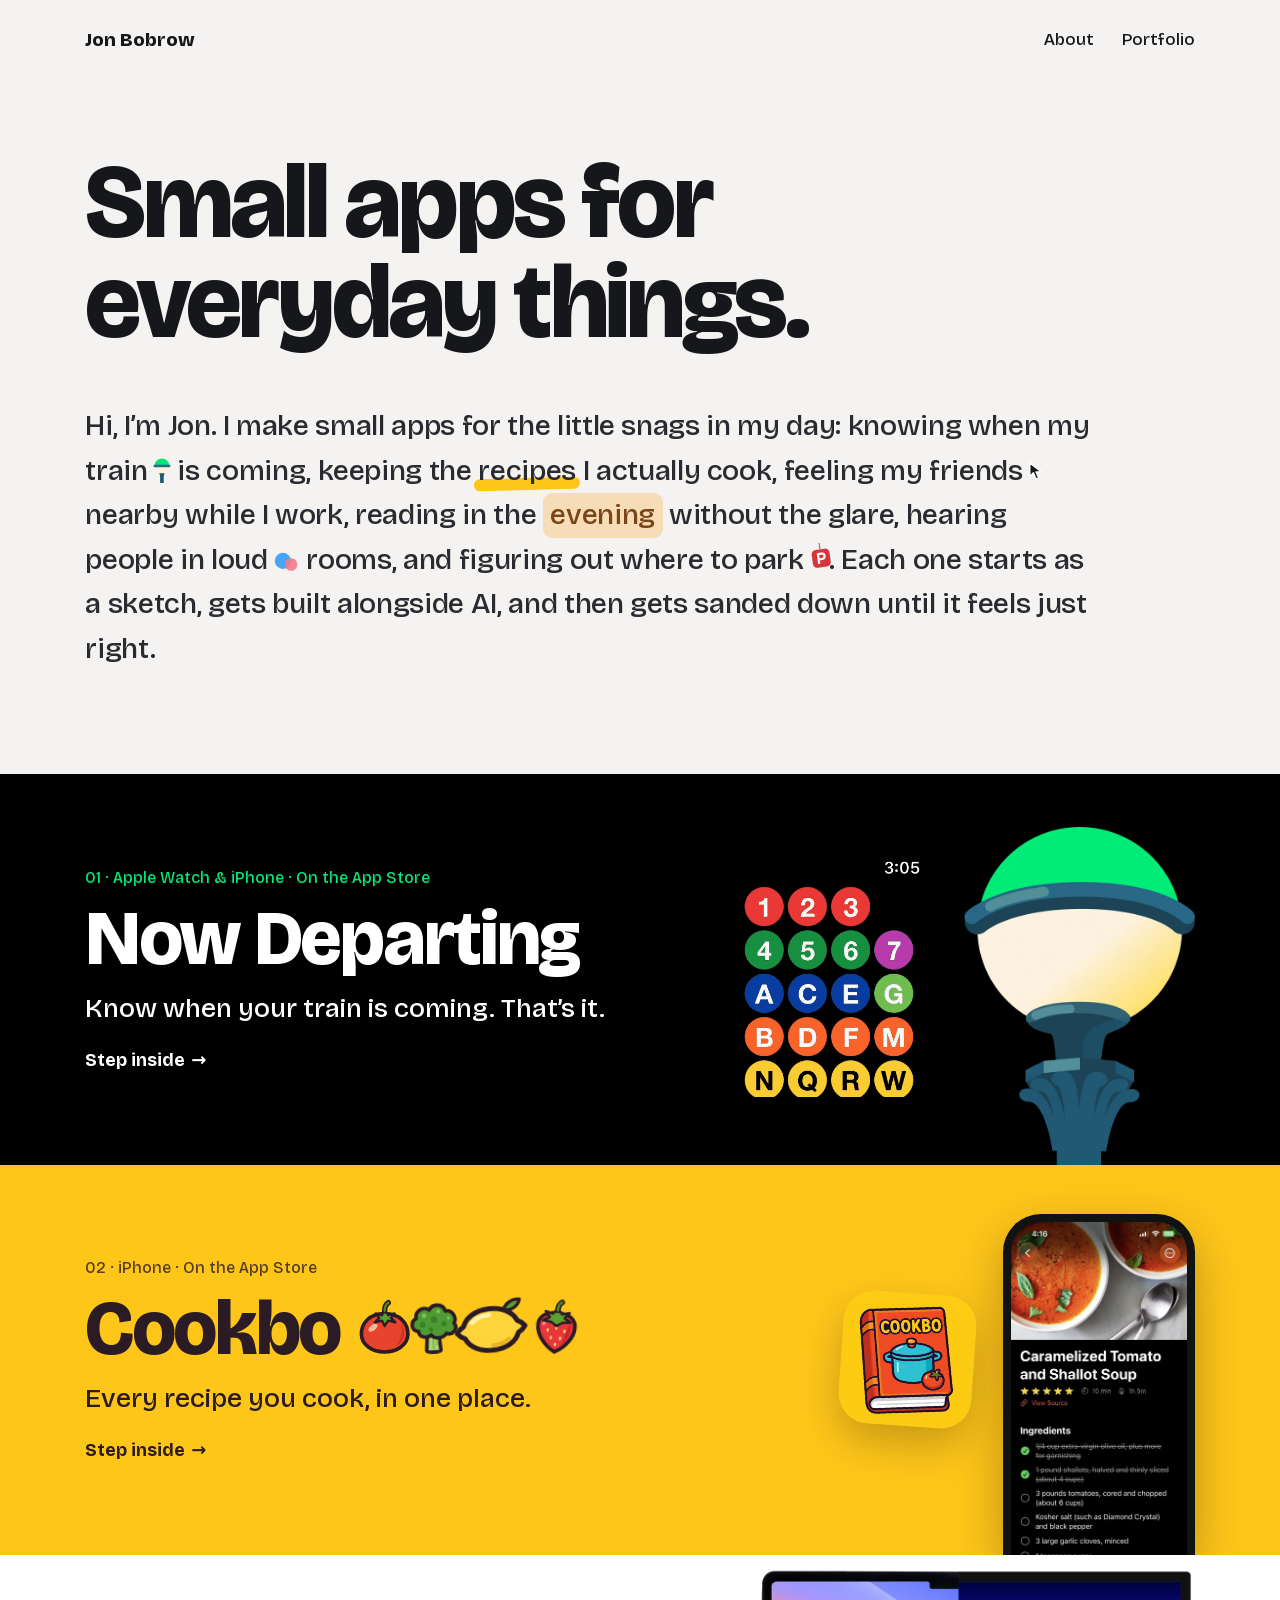
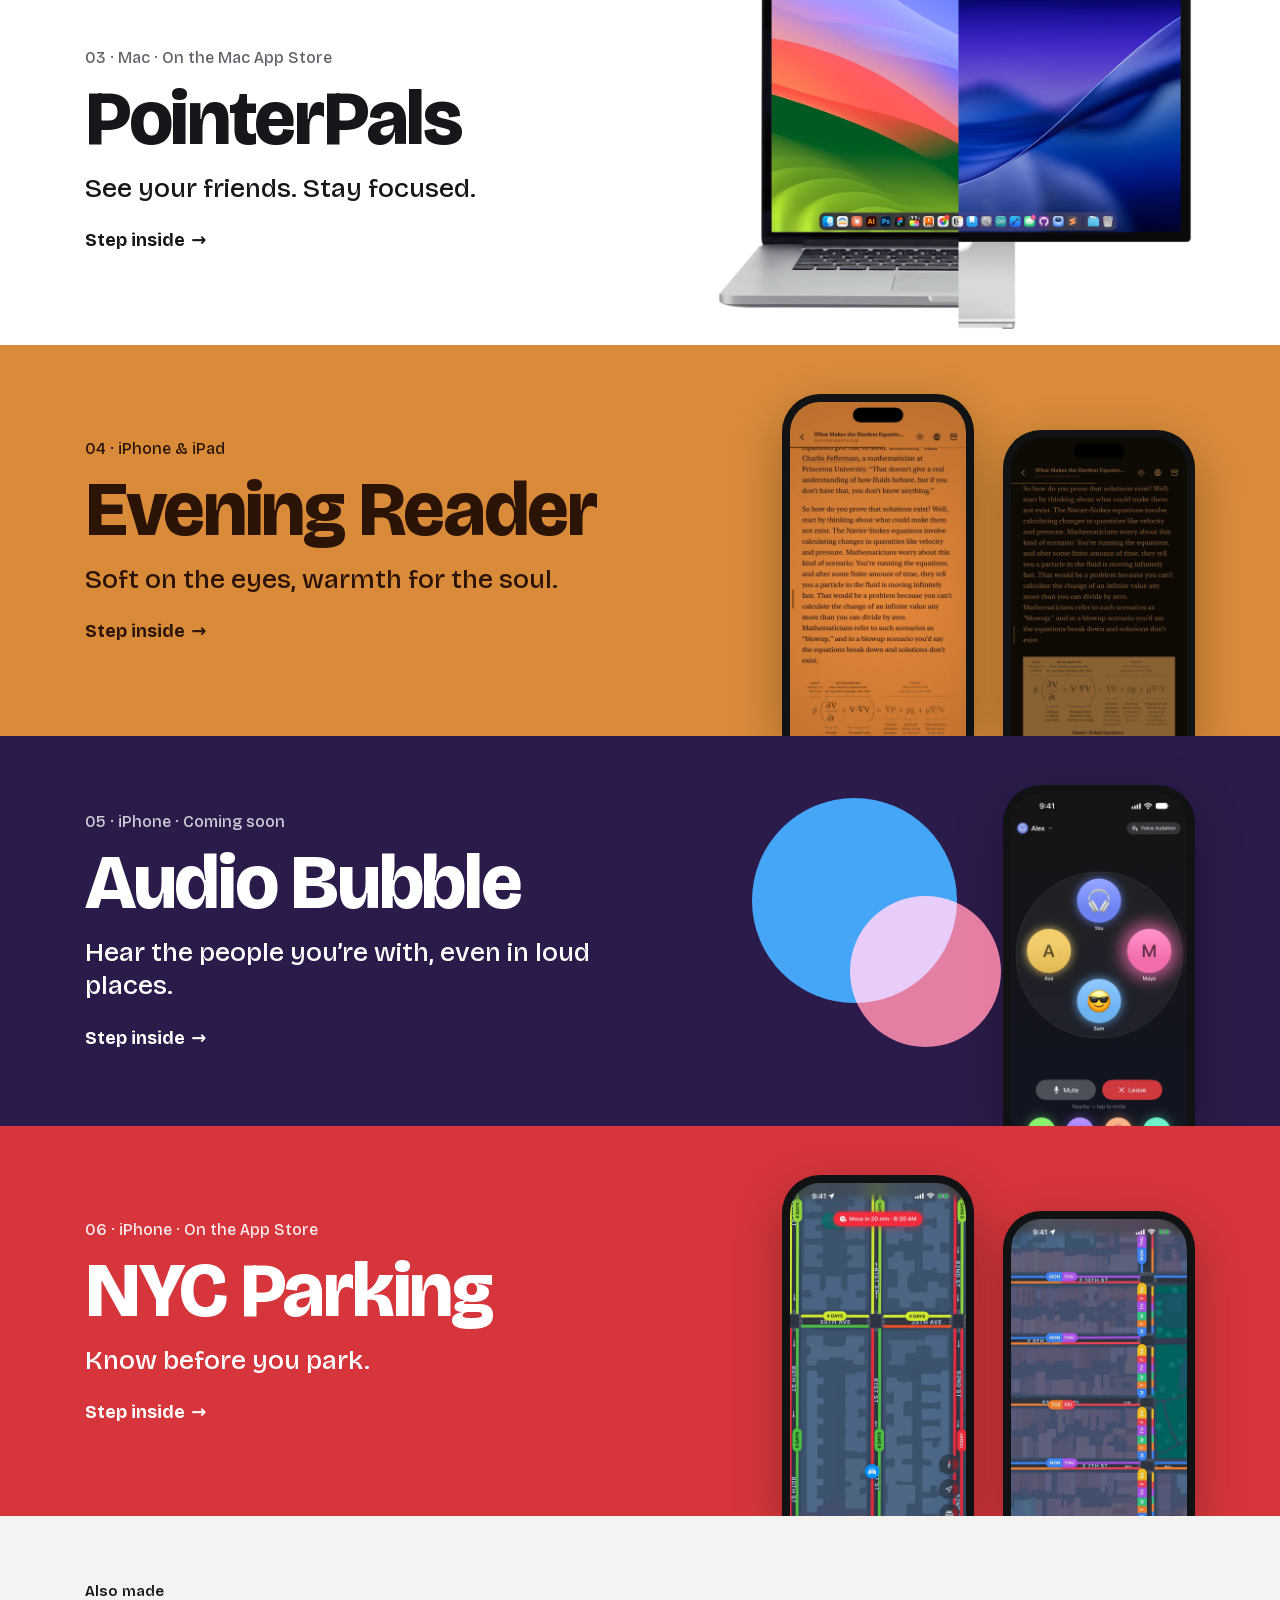
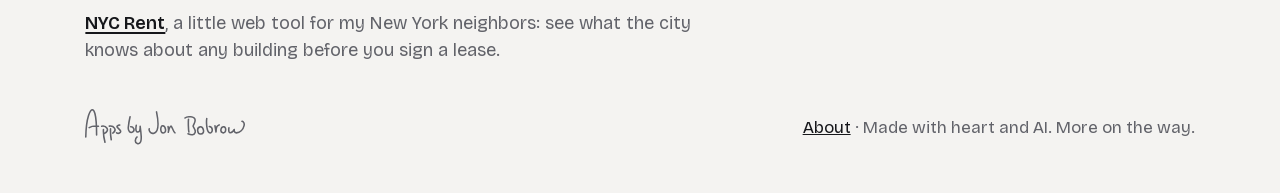
<file: index.html>
<!doctype html>
<html lang="en" data-page="home">
<head>
<meta charset="utf-8">
<meta name="viewport" content="width=device-width, initial-scale=1, viewport-fit=cover">
<title>Jon Bobrow · Small apps for everyday things</title>
<meta name="description" content="Small, purposeful apps Jon Bobrow made for his own days: Now Departing, Cookbo, PointerPals, Evening Reader, Audio Bubble and NYC Parking.">
<meta name="theme-color" content="#F4F3F1">
<meta property="og:title" content="Small apps for everyday things">
<meta property="og:description" content="Six small apps by Jon Bobrow, each made for a little snag in the day.">
<meta property="og:url" content="https://apps.jonbobrow.com/">
<meta property="og:image" content="https://apps.jonbobrow.com/assets/img/og.png">
<meta property="og:image:width" content="2400">
<meta property="og:image:height" content="1260">
<meta property="og:image:alt" content="Small apps for everyday things. Six app icons by Jon Bobrow.">
<meta property="og:type" content="website">
<meta name="twitter:card" content="summary_large_image">
<link rel="icon" href="assets/img/favicon.svg" type="image/svg+xml">
<link rel="stylesheet" href="assets/css/fonts.css">
<link rel="stylesheet" href="assets/css/site.css">
<link rel="expect" href="#rooms-end" blocking="render">
<script src="assets/js/head.js"></script>
<script src="assets/js/site.js" defer></script>
</head>
<body>
<a class="skip" href="#rooms">Skip to the apps</a>

<header class="site-head">
  <a class="brand" href="./">Jon Bobrow</a>
  <nav aria-label="Site"><a href="about/">About</a><a href="https://jonathanbobrow.com">Portfolio</a></nav>
</header>

<main>
  <section class="intro">
    <h1>Small apps for everyday things.</h1>
    <p>Hi, I’m Jon. I make small apps for the little snags in my day: knowing when my
      <a href="#now-departing" class="kw kw-train">train<span class="glyph" aria-hidden="true"><svg class="lamp" viewBox="0 0 20 30"><path d="M1.5 10a8.5 8.5 0 0 1 17 0z" fill="#06E676"/><path d="M1.5 10a8.5 8.5 0 0 0 17 0z" fill="#FFF3D6"/><rect x="0.5" y="8.6" width="19" height="2.8" rx="1.4" fill="#2A6A87"/><path d="M7 18h6l-1 3v8H8v-8z" fill="#22546E"/></svg></span><span class="pill" aria-hidden="true">2 min</span></a>
      is coming, keeping the
      <a href="#cookbo" class="kw kw-recipes"><span class="hl" aria-hidden="true"></span>recipes</a>
      I actually cook, feeling my
      <a href="#pointerpals" class="kw kw-friends">friends<span class="glyph" aria-hidden="true"><svg class="cur2" viewBox="0 0 18 22"><path d="M2 2v15l4-4 3 7 3-1.3-3-6.7h6z" fill="#9A9BA0" stroke="#FFFFFF" stroke-width="1.6" stroke-linejoin="round"/></svg><svg class="cur" viewBox="0 0 18 22"><path d="M2 2v15l4-4 3 7 3-1.3-3-6.7h6z" fill="#16171B" stroke="#FFFFFF" stroke-width="1.6" stroke-linejoin="round"/></svg></span></a>
      nearby while I work, reading in the
      <a href="#evening-reader" class="kw kw-evening">evening</a>
      without the glare, hearing people in
      <a href="#audio-bubble" class="kw kw-loud"><span class="w">loud</span><span class="glyph" aria-hidden="true"><svg viewBox="0 0 30 24"><circle class="bub b1" cx="11" cy="11" r="9" fill="#45A6F7"/><circle class="bub b2" cx="20" cy="15" r="7" fill="#F27A8A" opacity=".9"/></svg></span></a>
      rooms, and figuring out where to
      <a href="#nyc-parking" class="kw kw-park">park<span class="glyph" aria-hidden="true"><svg viewBox="0 0 22 30"><path d="M11 0v7" stroke="#8D8E94" stroke-width="1.6"/><rect x="1" y="7" width="20" height="20" rx="5" fill="#D6363B"/><path d="M8 22V12h4a3 3 0 0 1 0 6H8" fill="none" stroke="#FFFFFF" stroke-width="2.4" stroke-linecap="round" stroke-linejoin="round"/></svg></span></a>.
      Each one starts as a sketch, gets built alongside AI, and then gets sanded down until it feels just right.</p>
  </section>

  <div id="rooms">

    <span class="room-anchor" id="now-departing"></span>
    <a class="room" data-app="now-departing" href="now-departing/">
      <span class="room-bg" data-vt="room"></span>
      <span class="room-copy">
        <span class="meta" data-vt="meta">01 · Apple Watch &amp; iPhone · On the App Store</span>
        <h2 data-vt="title">Now Departing</h2>
        <span class="room-rest" data-vt="rest">
          <span class="tagline">Know when your train is coming. That’s it.</span>
          <span class="cta">Step inside <span class="arr" aria-hidden="true">→</span></span>
        </span>
      </span>
      <span class="room-media">
        <video class="watch hide-sm" data-vt="extra" autoplay muted loop playsinline preload="metadata" poster="assets/img/now-departing/watch-poster.png" aria-hidden="true"><source src="assets/video/now-departing-watch.mp4" type="video/mp4"></video>
        <img class="globe low" data-vt="media" src="assets/img/now-departing/globe.webp" width="545" height="800" alt="">
      </span>
    </a>

    <span class="room-anchor" id="cookbo"></span>
    <a class="room" data-app="cookbo" href="cookbo/">
      <span class="room-bg" data-vt="room"></span>
      <span class="room-copy">
        <span class="meta" data-vt="meta">02 · iPhone · On the App Store</span>
        <h2 data-vt="title">Cookbo<span class="produce" data-drop aria-hidden="true"><span class="drop" style="--spin:-40deg;--rest:0deg;--delay:.1s"><svg viewBox="0 0 64 60"><path d="M32 15C15 15 6 26 6 38c0 12 12 20 26 20s26-8 26-20C58 26 49 15 32 15Z" fill="#E8432D"/><path d="M50 26c6 8 5 20-6 26 7-7 9-17 6-26Z" fill="#C8321F"/><ellipse cx="19" cy="31" rx="6" ry="3.2" transform="rotate(-38 19 31)" fill="#FFB5A0"/><path d="M32 15C15 15 6 26 6 38c0 12 12 20 26 20s26-8 26-20C58 26 49 15 32 15Z" fill="none" stroke="#2A1B24" stroke-width="4"/><path d="M32 11l4 6 7-2-4 5 5 5-8-2-4 6-3-6-8 2 5-5-4-5 7 2z" fill="#5E9E2E" stroke="#2A1B24" stroke-width="2.6" stroke-linejoin="round"/><path d="M32 12c0-4 1-7 4-9" fill="none" stroke="#2A1B24" stroke-width="6" stroke-linecap="round"/><path d="M32 12c0-4 1-7 4-9" fill="none" stroke="#4E8A24" stroke-width="2.6" stroke-linecap="round"/></svg></span><span class="drop" style="--spin:30deg;--rest:-3deg;--delay:.22s"><svg viewBox="0 0 56 60"><path d="M22 34l-2 22c0 3 16 3 16 0l-2-22Z" fill="#A9D371" stroke="#2A1B24" stroke-width="4" stroke-linejoin="round"/><path d="M28 40v14M33 40l-1 10" fill="none" stroke="#86B84F" stroke-width="2.4" stroke-linecap="round"/><path d="M12 34C4 34 3 23 10 20 9 11 19 6 25 11c4-7 16-7 18 2 8-1 13 8 9 14 5 6-2 14-9 11-4 6-14 6-17 1-5 4-14 2-14-5Z" fill="#4E9B34"/><g fill="#3B7F26"><circle cx="17" cy="27" r="3.2"/><circle cx="30" cy="22" r="3.6"/><circle cx="41" cy="27" r="3"/><circle cx="26" cy="33" r="2.6"/></g><g fill="#7FC255"><circle cx="19" cy="17" r="2.6"/><circle cx="35" cy="13" r="2.2"/><circle cx="46" cy="21" r="1.8"/></g><path d="M12 34C4 34 3 23 10 20 9 11 19 6 25 11c4-7 16-7 18 2 8-1 13 8 9 14 5 6-2 14-9 11-4 6-14 6-17 1-5 4-14 2-14-5Z" fill="none" stroke="#2A1B24" stroke-width="4" stroke-linejoin="round"/></svg></span><span class="drop" style="--spin:-28deg;--rest:-7deg;--delay:.34s"><svg viewBox="0 0 64 44"><path d="M4 24c2-3 4-4 6-5 3-8 12-12 22-12s19 4 22 12c2 1 4 2 6 5-2 3-4 4-6 5-3 8-12 12-22 12S13 37 10 29c-2-1-4-2-6-5Z" fill="#FFD43B"/><path d="M17 17c4-4 10-5 15-5" fill="none" stroke="#FFF3B0" stroke-width="3.5" stroke-linecap="round"/><path d="M46 33c-4 3-9 4-14 4" fill="none" stroke="#E9B324" stroke-width="3" stroke-linecap="round"/><path d="M4 24c2-3 4-4 6-5 3-8 12-12 22-12s19 4 22 12c2 1 4 2 6 5-2 3-4 4-6 5-3 8-12 12-22 12S13 37 10 29c-2-1-4-2-6-5Z" fill="none" stroke="#2A1B24" stroke-width="4" stroke-linejoin="round"/><path d="M44 9c3-6 9-8 14-7-2 6-8 9-14 7Z" fill="#5E9E2E" stroke="#2A1B24" stroke-width="2.6" stroke-linejoin="round"/></svg></span><span class="drop" style="--spin:34deg;--rest:5deg;--delay:.46s"><svg viewBox="0 0 52 58"><path d="M26 56C14 50 6 38 6 28c0-8 6-14 20-14s20 6 20 14c0 10-8 22-20 28Z" fill="#E8363C"/><path d="M40 24c3 8 0 17-8 25 4-8 6-17 8-25Z" fill="#C4232A"/><path d="M12 27c1-4 4-7 8-8" fill="none" stroke="#FF9296" stroke-width="3" stroke-linecap="round"/><g fill="#FFD866"><ellipse cx="17" cy="33" rx="1.3" ry="2"/><ellipse cx="26" cy="30" rx="1.3" ry="2"/><ellipse cx="35" cy="33" rx="1.3" ry="2"/><ellipse cx="21" cy="41" rx="1.3" ry="2"/><ellipse cx="31" cy="41" rx="1.3" ry="2"/><ellipse cx="26" cy="48" rx="1.3" ry="2"/></g><path d="M26 56C14 50 6 38 6 28c0-8 6-14 20-14s20 6 20 14c0 10-8 22-20 28Z" fill="none" stroke="#2A1B24" stroke-width="4" stroke-linejoin="round"/><path d="M26 9l5 6 8-2-5 6 7 4-9 1-6 4-6-4-9-1 7-4-5-6 8 2z" fill="#5E9E2E" stroke="#2A1B24" stroke-width="2.6" stroke-linejoin="round"/><path d="M26 11c0-4 1-7 4-9" fill="none" stroke="#2A1B24" stroke-width="6" stroke-linecap="round"/><path d="M26 11c0-4 1-7 4-9" fill="none" stroke="#4E8A24" stroke-width="2.6" stroke-linecap="round"/></svg></span></span></h2>
        <span class="room-rest" data-vt="rest">
          <span class="tagline">Every recipe you cook, in one place.</span>
          <span class="cta">Step inside <span class="arr" aria-hidden="true">→</span></span>
        </span>
      </span>
      <span class="room-media">
        <img class="app-icon tilt-r" data-vt="extra" src="assets/img/cookbo/icon.png" width="512" height="512" alt="">
        <span class="peek" data-vt="media"><img src="assets/img/cookbo/recipe.webp" alt="" decoding="sync"></span>
      </span>
    </a>

    <span class="room-anchor" id="pointerpals"></span>
    <a class="room" data-app="pointerpals" href="pointerpals/">
      <span class="room-bg" data-vt="room"></span>
      <span class="room-copy">
        <span class="meta" data-vt="meta">03 · Mac · On the Mac App Store</span>
        <h2 data-vt="title">PointerPals</h2>
        <span class="room-rest" data-vt="rest">
          <span class="tagline">See your friends. Stay focused.</span>
          <span class="cta">Step inside <span class="arr" aria-hidden="true">→</span></span>
        </span>
      </span>
      <span class="room-media">
        <img class="splitscreen" data-vt="media" src="assets/img/pointerpals/splitscreen.webp" width="1100" height="834" alt="" decoding="sync">
      </span>
    </a>

    <span class="room-anchor" id="evening-reader"></span>
    <a class="room" data-app="evening-reader" href="evening-reader/">
      <span class="room-bg" data-vt="room"></span>
      <span class="room-copy">
        <span class="meta" data-vt="meta">04 · iPhone &amp; iPad</span>
        <h2 data-vt="title">Evening Reader</h2>
        <span class="room-rest" data-vt="rest">
          <span class="tagline">Soft on the eyes, warmth for the soul.</span>
          <span class="cta">Step inside <span class="arr" aria-hidden="true">→</span></span>
        </span>
      </span>
      <span class="room-media">
        <span class="peek" data-vt="media"><img src="assets/img/evening-reader/reader.webp" alt="" decoding="sync"></span>
        <span class="peek up hide-sm" data-vt="extra"><img src="assets/img/evening-reader/night.webp" alt="" decoding="sync"></span>
      </span>
    </a>

    <span class="room-anchor" id="audio-bubble"></span>
    <a class="room" data-app="audio-bubble" href="audio-bubble/">
      <span class="room-bg" data-vt="room"></span>
      <span class="room-copy">
        <span class="meta" data-vt="meta">05 · iPhone · Coming soon</span>
        <h2 data-vt="title">Audio Bubble</h2>
        <span class="room-rest" data-vt="rest">
          <span class="tagline">Hear the people you’re with, even in loud places.</span>
          <span class="cta">Step inside <span class="arr" aria-hidden="true">→</span></span>
        </span>
      </span>
      <span class="room-media">
        <span class="bubbles hide-sm" data-vt="extra" aria-hidden="true"><span class="b1"></span><span class="b2"></span></span>
        <span class="peek" data-vt="media"><img src="assets/img/audio-bubble/bubble.webp" alt="" decoding="sync"></span>
      </span>
    </a>

    <span class="room-anchor" id="nyc-parking"></span>
    <a class="room" data-app="nyc-parking" href="nyc-parking/">
      <span class="room-bg" data-vt="room"></span>
      <span class="room-copy">
        <span class="meta" data-vt="meta">06 · iPhone · On the App Store</span>
        <h2 data-vt="title">NYC Parking</h2>
        <span class="room-rest" data-vt="rest">
          <span class="tagline">Know before you park.</span>
          <span class="cta">Step inside <span class="arr" aria-hidden="true">→</span></span>
        </span>
      </span>
      <span class="room-media">
        <span class="peek" data-vt="media"><img src="assets/img/nyc-parking/countdown.webp" alt="" decoding="sync"></span>
        <span class="peek up hide-sm" data-vt="extra"><img src="assets/img/nyc-parking/days.webp" alt="" decoding="sync"></span>
      </span>
    </a>

    <span id="rooms-end"></span>
  </div>

  <!-- Smaller things that aren't apps, so they don't get a room -->
  <p class="also"><span class="also-label">Also made</span>
    <a href="https://nycrent.jonbobrow.com/">NYC Rent</a>, a little web tool for my New York neighbors: see what the city knows about any building before you sign a lease.</p>
</main>

<footer class="site-foot">
  <!-- "Apps by Jon Bobrow" in Jon's hand, the same drawing as the About screen in each app -->
  <a class="sig-link" href="./" aria-label="Apps by Jon Bobrow"><svg viewBox="0 0 3072.11 681.93" fill="none" stroke="currentColor" stroke-width="30" stroke-linecap="round" stroke-linejoin="round" aria-hidden="true"><path d="M1594.93,335.11c0,17.82,19.8,77.22,3.96,110.89 M1373.16,55.92c29.7,142.57,55.95,373.41-47.52,407.9-71.28,23.76-100.98-51.48-93.06-83.16 M1491.97,321.25c-45.54-3.96-56.51,138.61,9.9,138.61,73.26,0,47.85-133.59-9.9-138.61Z M2210.74,343.03c-72.62,9.68-56.39,142.67,9.9,138.61,97.02-5.94,49.5-146.53-9.9-138.61Z M2670.94,343.13c-64.18-8.02-87.35,95.19-26.56,112.77,66.28,19.16,73.26-106.93,26.56-112.77Z M1598.89,445.99c19.8-85.14,41.58-116.83,55.44-116.83s37.62,108.91,73.26,128.71 M1919.67,172.74c47.52-45.54,186.13-25.74,194.05,33.66,7.92,59.4-39.6,97.02-37.62,122.77s56.36,69.3,38.54,120.79-66.26,57.42-137.55,25.74 M1986.99,198.48c-5.94,47.52-1.98,209.89,7.92,241.57 M2337.47,182.64c-7.92,55.44-9.84,280.18,67.32,277.21,51.48-1.98,57.42-116.83-17.82-122.77 M2575.08,305.41c-35.64,13.86-59.4,27.56-59.4,134.65,0,9.9-15.84-93.06-19.8-116.83 M2866.15,392.53s-9.9,67.32,39.6,65.34c69.28-2.77,130.89-59.33,148.51-138.61,15.84-71.28-39.6-83.16-39.6-83.16 M2763.19,360.85c-7.92,49.5-1.85,92.77,17.82,95.04,51.48,5.94,85.14-63.36,85.14-63.36 M15,537.47C23.66,136.35,107.34,18.04,136.2,15.15c28.86-2.89,86.57,31.74,86.57,484.8 M80.58,356.55c65.34-37.62,178.21-25.74,178.21-25.74 M320.17,330.81c81.18-15.84,176.23,73.26,47.52,142.57 M466.7,328.83c81.18-15.84,160.39,71.28,67.32,134.65 M353.83,396.15c-5.94,104.95,29.7,241.57,29.7,241.57 M490.46,378.33c-5.94,104.95,13.86,211.87,13.86,211.87 M865.25,148.98c-11.88,49.5-26.16,130.64-33.66,199.99-7.92,73.26,38.68,123.77,86.2,90.1s12.8-101.98-40.66-98.06 M999.9,537.08c-35.64,27.72-53.4,109.67,2.96,126.69,69.81,21.08,80.2-67.28,76.24-138.57s-19.8-194.05-19.8-194.05 M1059.3,331.15c1.98,75.24-9.9,118.81-51.48,110.89s-31.68-85.14-23.76-128.71 M667.65,308.05c-45.54,7.92-55.44,17.82-53.46,33.66s61.38,49.5,69.3,81.18c7.92,31.68-39.6,61.38-77.22,33.66"/></svg></a>
  <p><a href="about/">About</a> · Made with heart and AI. More on the way.</p>
</footer>
</body>
</html>
</file>
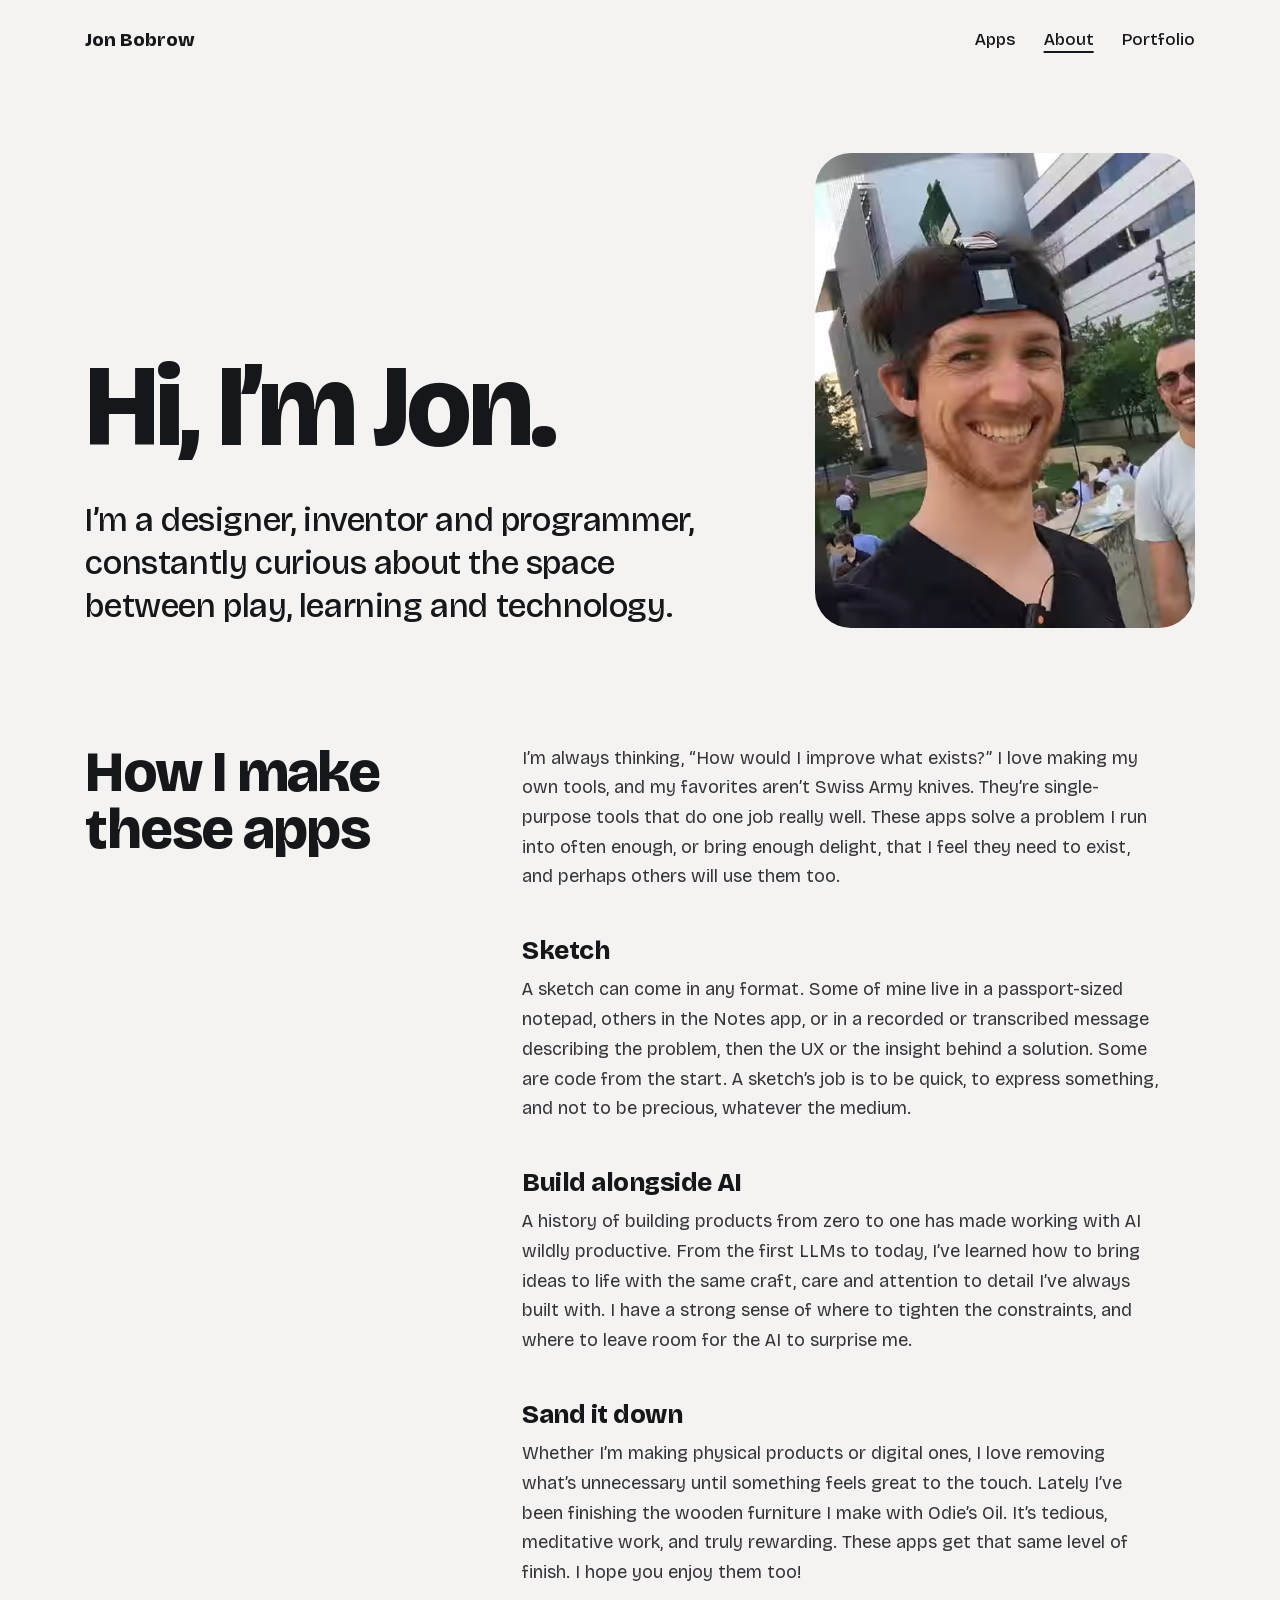
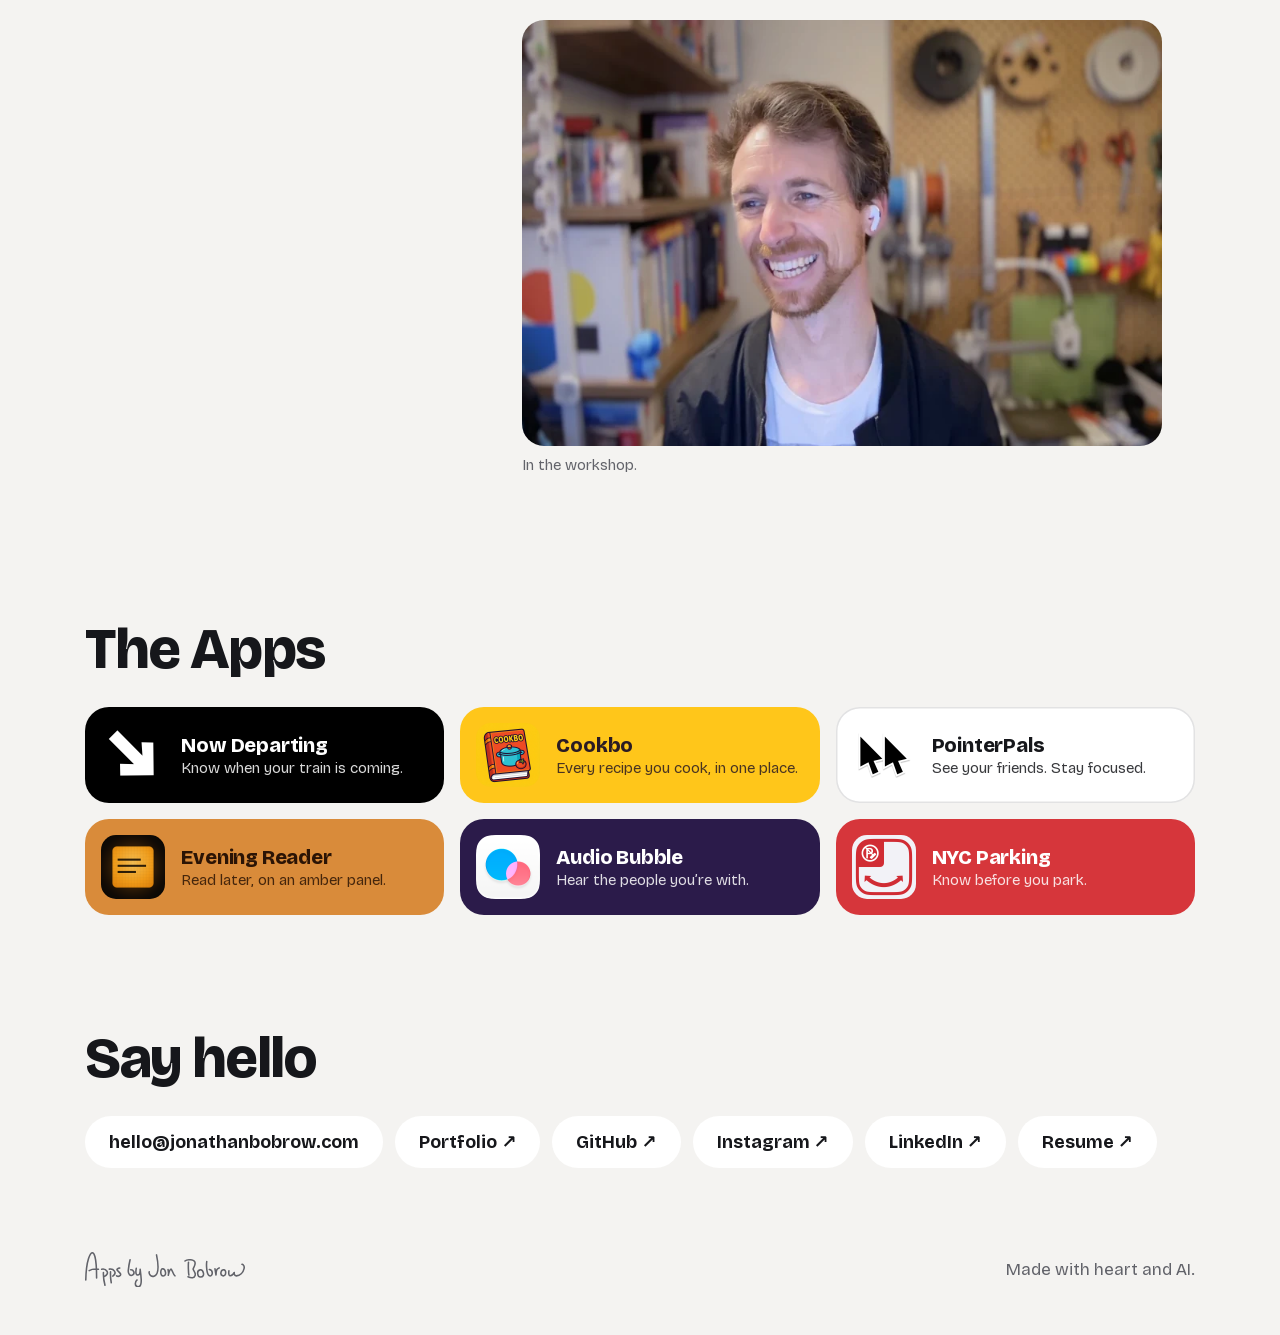
<file: about/index.html>
<!doctype html>
<html lang="en" data-page="about">
<head>
<meta charset="utf-8">
<meta name="viewport" content="width=device-width, initial-scale=1, viewport-fit=cover">
<title>About · Jon Bobrow</title>
<meta name="description" content="Jon Bobrow is a designer, inventor and programmer, curious about the space between play, learning and technology. These are the small apps he makes for his own days.">
<meta property="og:title" content="About Jon Bobrow">
<meta property="og:url" content="https://apps.jonbobrow.com/about/">
<meta property="og:image" content="https://apps.jonbobrow.com/assets/img/og.png">
<meta property="og:image:width" content="2400">
<meta property="og:image:height" content="1260">
<meta property="og:image:alt" content="Small apps for everyday things. Six app icons by Jon Bobrow.">
<meta property="og:type" content="website">
<meta name="twitter:card" content="summary_large_image">
<link rel="icon" href="../assets/img/favicon.svg" type="image/svg+xml">
<link rel="stylesheet" href="../assets/css/fonts.css">
<link rel="stylesheet" href="../assets/css/site.css">
<script src="../assets/js/head.js"></script>
<script src="../assets/js/site.js" defer></script>
</head>
<body>
<a class="skip" href="#main">Skip to content</a>

<header class="site-head">
  <a class="brand" href="../">Jon Bobrow</a>
  <nav aria-label="Site"><a href="../#rooms">Apps</a><a href="./" aria-current="page">About</a><a href="https://jonathanbobrow.com">Portfolio</a></nav>
</header>

<main id="main">
  <section class="about-hero">
    <div class="about-intro">
      <h1>Hi, I’m Jon.</h1>
      <p class="lede">I’m a designer, inventor and programmer, constantly curious about the space between play, learning and technology.</p>
    </div>
    <!-- 173 smiling selfies, 2014–2026, every face lined up on the same eyes -->
    <div class="portrait">
      <video autoplay muted loop playsinline preload="auto" poster="../assets/media/about/portrait-poster.jpg" aria-label="Jon Bobrow smiling in selfies from 2014 to 2026, one after another, his face held in the same spot">
        <source src="../assets/media/about/portrait.webm" type="video/webm">
        <source src="../assets/media/about/portrait.mp4" type="video/mp4">
      </video>
    </div>
  </section>

  <section class="section" aria-labelledby="how">
    <div class="story">
      <div class="story-head"><h2 id="how">How I make these apps</h2></div>
      <div class="prose">
        <p>I’m always thinking, “How would I improve what exists?” I love making my own tools, and my favorites aren’t Swiss Army knives. They’re single-purpose tools that do one job really well. These apps solve a problem I run into often enough, or bring enough delight, that I feel they need to exist, and perhaps others will use them too.</p>
        <h3>Sketch</h3>
        <p>A sketch can come in any format. Some of mine live in a passport-sized notepad, others in the Notes app, or in a recorded or transcribed message describing the problem, then the UX or the insight behind a solution. Some are code from the start. A sketch’s job is to be quick, to express something, and not to be precious, whatever the medium.</p>
        <h3>Build alongside AI</h3>
        <p>A history of building products from zero to one has made working with AI wildly productive. From the first LLMs to today, I’ve learned how to bring ideas to life with the same craft, care and attention to detail I’ve always built with. I have a strong sense of where to tighten the constraints, and where to leave room for the AI to surprise me.</p>
        <h3>Sand it down</h3>
        <p>Whether I’m making physical products or digital ones, I love removing what’s unnecessary until something feels great to the touch. Lately I’ve been finishing the wooden furniture I make with Odie’s Oil. It’s tedious, meditative work, and truly rewarding. These apps get that same level of finish. I hope you enjoy them too!</p>
        <figure><div class="slot" data-src="../assets/media/about/workspace" data-exts="webp,jpg,png" data-kind="image" data-alt="Jon smiling in his workshop, with bookshelves, a pegboard of tools and spools of 3D printer filament behind him"><div class="slot-ph"><span>A photo of where you work, or a wall of sketches</span><code>assets/media/about/workspace.webp</code></div></div><figcaption>In the workshop.</figcaption></figure>
      </div>
    </div>
  </section>

  <section class="section" aria-labelledby="rooms-title">
    <div class="section-head"><h2 id="rooms-title">The Apps</h2></div>
    <div class="room-chips">
      <a class="chip" data-app="now-departing" href="../now-departing/"><img src="../assets/img/now-departing/icon.png" alt=""><span><strong>Now Departing</strong><span>Know when your train is coming.</span></span></a>
      <a class="chip" data-app="cookbo" href="../cookbo/"><img src="../assets/img/cookbo/icon.png" alt=""><span><strong>Cookbo</strong><span>Every recipe you cook, in one place.</span></span></a>
      <a class="chip" data-app="pointerpals" href="../pointerpals/"><img src="../assets/img/pointerpals/icon.png" alt=""><span><strong>PointerPals</strong><span>See your friends. Stay focused.</span></span></a>
      <a class="chip" data-app="evening-reader" href="../evening-reader/"><img src="../assets/img/evening-reader/icon.png" alt=""><span><strong>Evening Reader</strong><span>Read later, on an amber panel.</span></span></a>
      <a class="chip" data-app="audio-bubble" href="../audio-bubble/"><img src="../assets/img/audio-bubble/icon.png" alt=""><span><strong>Audio Bubble</strong><span>Hear the people you’re with.</span></span></a>
      <a class="chip" data-app="nyc-parking" href="../nyc-parking/"><img src="../assets/img/nyc-parking/icon.png" alt=""><span><strong>NYC Parking</strong><span>Know before you park.</span></span></a>
    </div>
  </section>

  <section class="section" aria-labelledby="hello">
    <div class="section-head"><h2 id="hello">Say hello</h2></div>
    <ul class="links">
      <li><a href="mailto:hello@jonathanbobrow.com">hello@jonathanbobrow.com</a></li>
      <li><a href="https://jonathanbobrow.com">Portfolio ↗</a></li>
      <li><a href="https://github.com/jbobrow">GitHub ↗</a></li>
      <li><a href="https://instagram.com/jbobrow">Instagram ↗</a></li>
      <li><a href="https://www.linkedin.com/in/jonathanbobrow/">LinkedIn ↗</a></li>
      <li><a href="https://jonathanbobrow.com/resume.pdf">Resume ↗</a></li>
    </ul>
  </section>
</main>

<footer class="site-foot">
  <!-- "Apps by Jon Bobrow" in Jon's hand, the same drawing as the About screen in each app -->
  <a class="sig-link" href="../" aria-label="Apps by Jon Bobrow"><svg viewBox="0 0 3072.11 681.93" fill="none" stroke="currentColor" stroke-width="30" stroke-linecap="round" stroke-linejoin="round" aria-hidden="true"><path d="M1594.93,335.11c0,17.82,19.8,77.22,3.96,110.89 M1373.16,55.92c29.7,142.57,55.95,373.41-47.52,407.9-71.28,23.76-100.98-51.48-93.06-83.16 M1491.97,321.25c-45.54-3.96-56.51,138.61,9.9,138.61,73.26,0,47.85-133.59-9.9-138.61Z M2210.74,343.03c-72.62,9.68-56.39,142.67,9.9,138.61,97.02-5.94,49.5-146.53-9.9-138.61Z M2670.94,343.13c-64.18-8.02-87.35,95.19-26.56,112.77,66.28,19.16,73.26-106.93,26.56-112.77Z M1598.89,445.99c19.8-85.14,41.58-116.83,55.44-116.83s37.62,108.91,73.26,128.71 M1919.67,172.74c47.52-45.54,186.13-25.74,194.05,33.66,7.92,59.4-39.6,97.02-37.62,122.77s56.36,69.3,38.54,120.79-66.26,57.42-137.55,25.74 M1986.99,198.48c-5.94,47.52-1.98,209.89,7.92,241.57 M2337.47,182.64c-7.92,55.44-9.84,280.18,67.32,277.21,51.48-1.98,57.42-116.83-17.82-122.77 M2575.08,305.41c-35.64,13.86-59.4,27.56-59.4,134.65,0,9.9-15.84-93.06-19.8-116.83 M2866.15,392.53s-9.9,67.32,39.6,65.34c69.28-2.77,130.89-59.33,148.51-138.61,15.84-71.28-39.6-83.16-39.6-83.16 M2763.19,360.85c-7.92,49.5-1.85,92.77,17.82,95.04,51.48,5.94,85.14-63.36,85.14-63.36 M15,537.47C23.66,136.35,107.34,18.04,136.2,15.15c28.86-2.89,86.57,31.74,86.57,484.8 M80.58,356.55c65.34-37.62,178.21-25.74,178.21-25.74 M320.17,330.81c81.18-15.84,176.23,73.26,47.52,142.57 M466.7,328.83c81.18-15.84,160.39,71.28,67.32,134.65 M353.83,396.15c-5.94,104.95,29.7,241.57,29.7,241.57 M490.46,378.33c-5.94,104.95,13.86,211.87,13.86,211.87 M865.25,148.98c-11.88,49.5-26.16,130.64-33.66,199.99-7.92,73.26,38.68,123.77,86.2,90.1s12.8-101.98-40.66-98.06 M999.9,537.08c-35.64,27.72-53.4,109.67,2.96,126.69,69.81,21.08,80.2-67.28,76.24-138.57s-19.8-194.05-19.8-194.05 M1059.3,331.15c1.98,75.24-9.9,118.81-51.48,110.89s-31.68-85.14-23.76-128.71 M667.65,308.05c-45.54,7.92-55.44,17.82-53.46,33.66s61.38,49.5,69.3,81.18c7.92,31.68-39.6,61.38-77.22,33.66"/></svg></a>
  <p>Made with heart and AI.</p>
</footer>
</body>
</html>
</file>
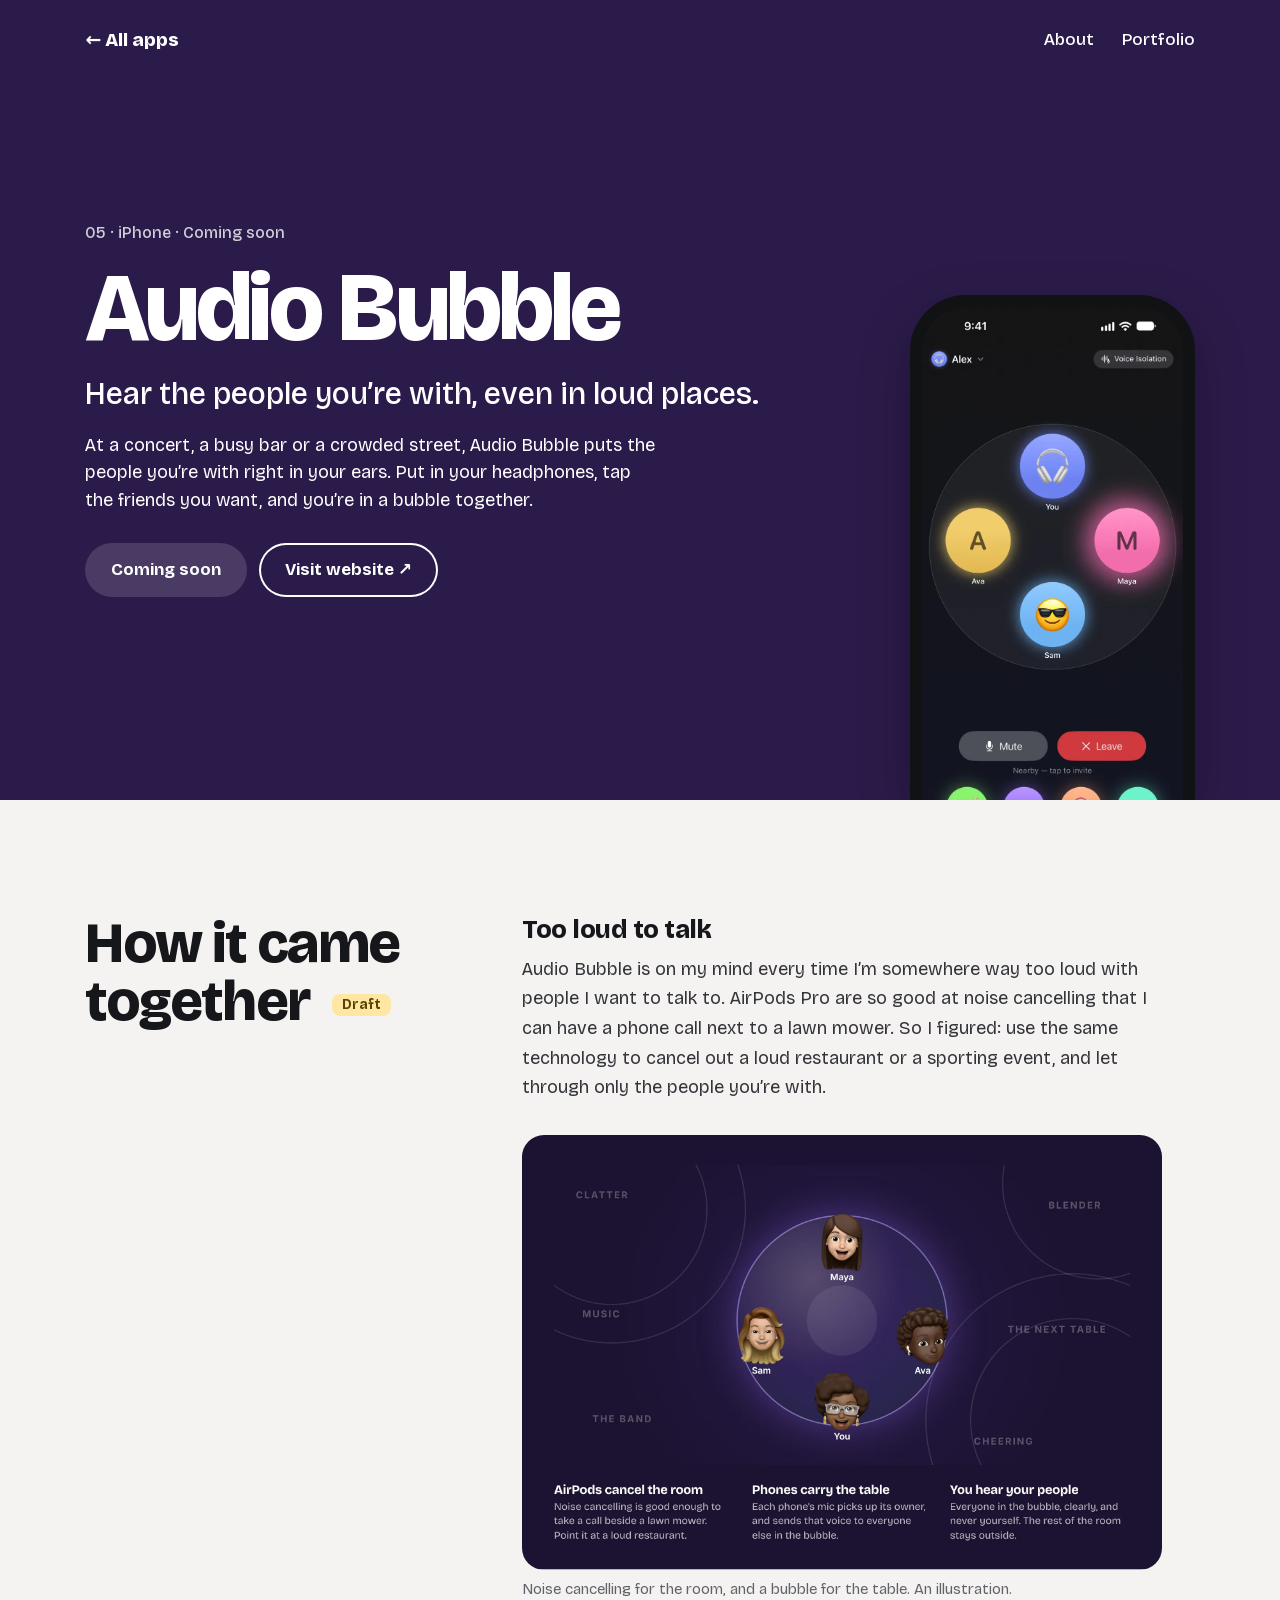
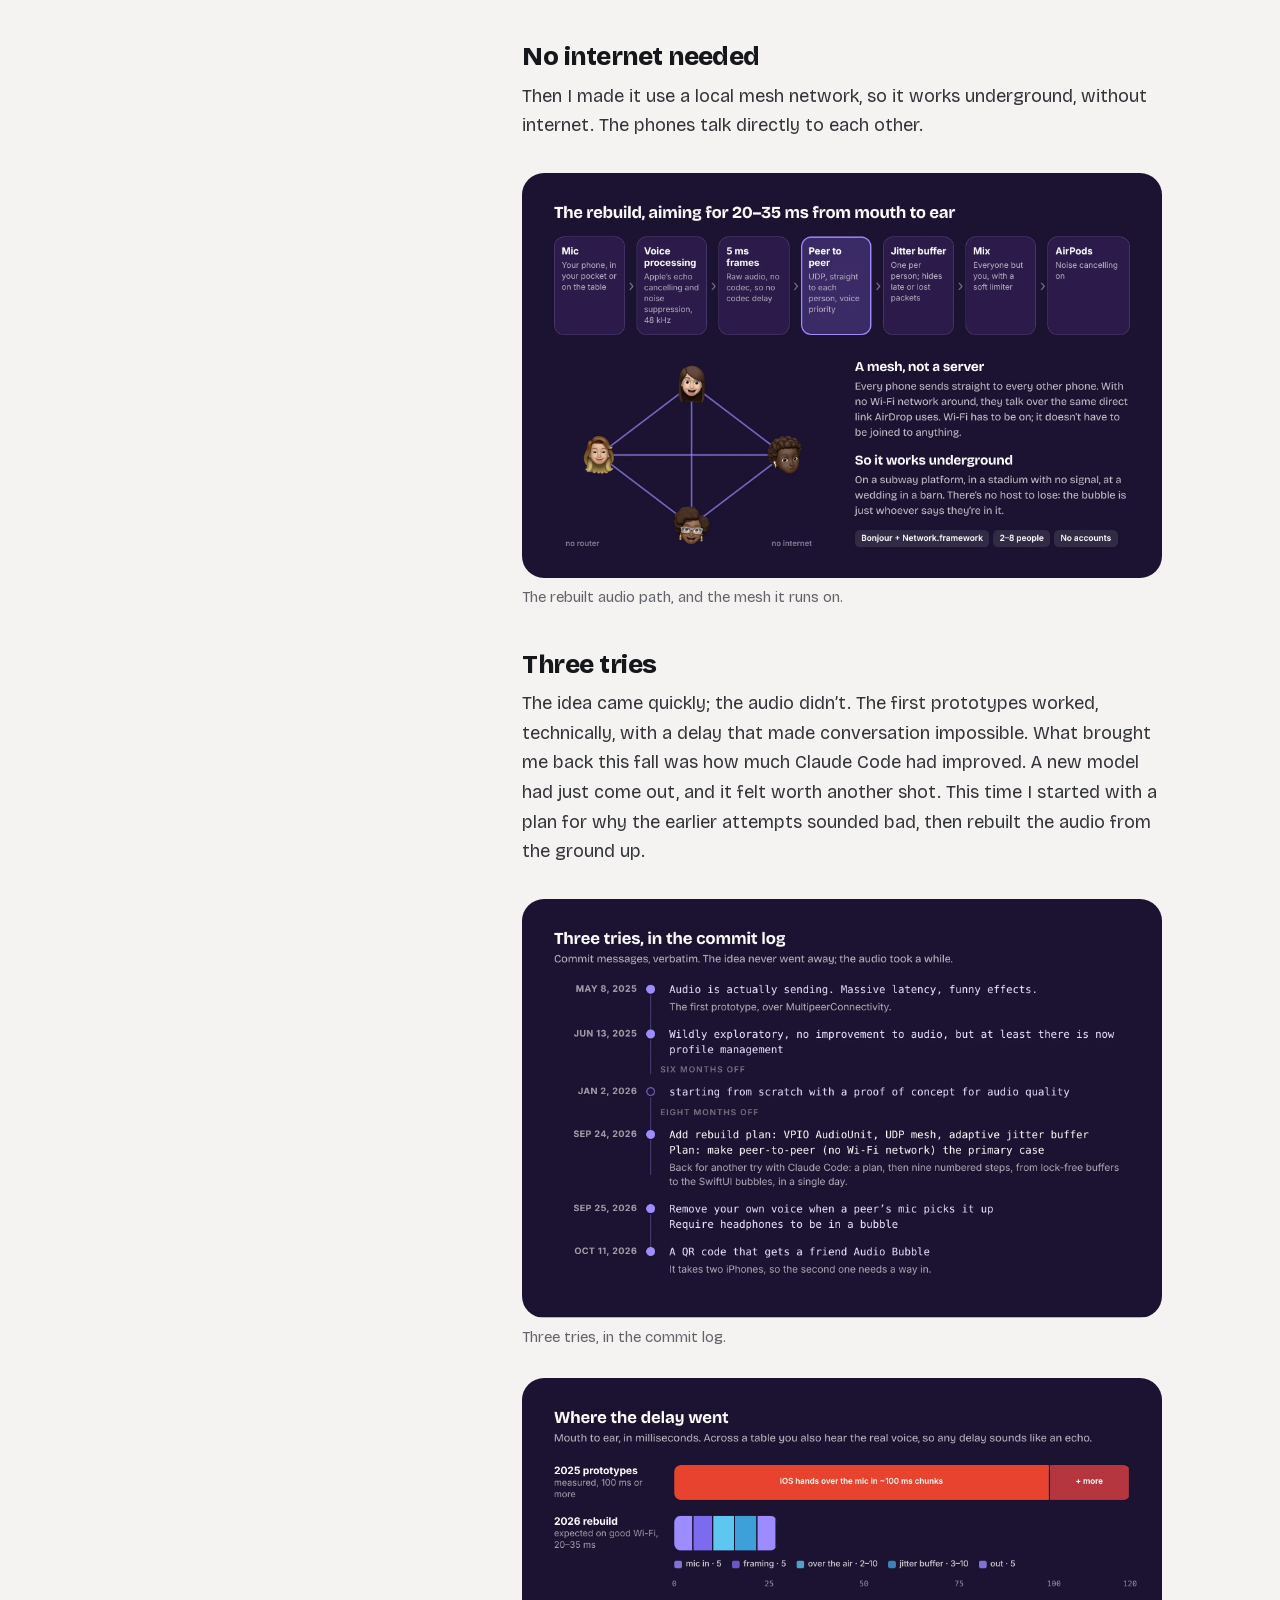
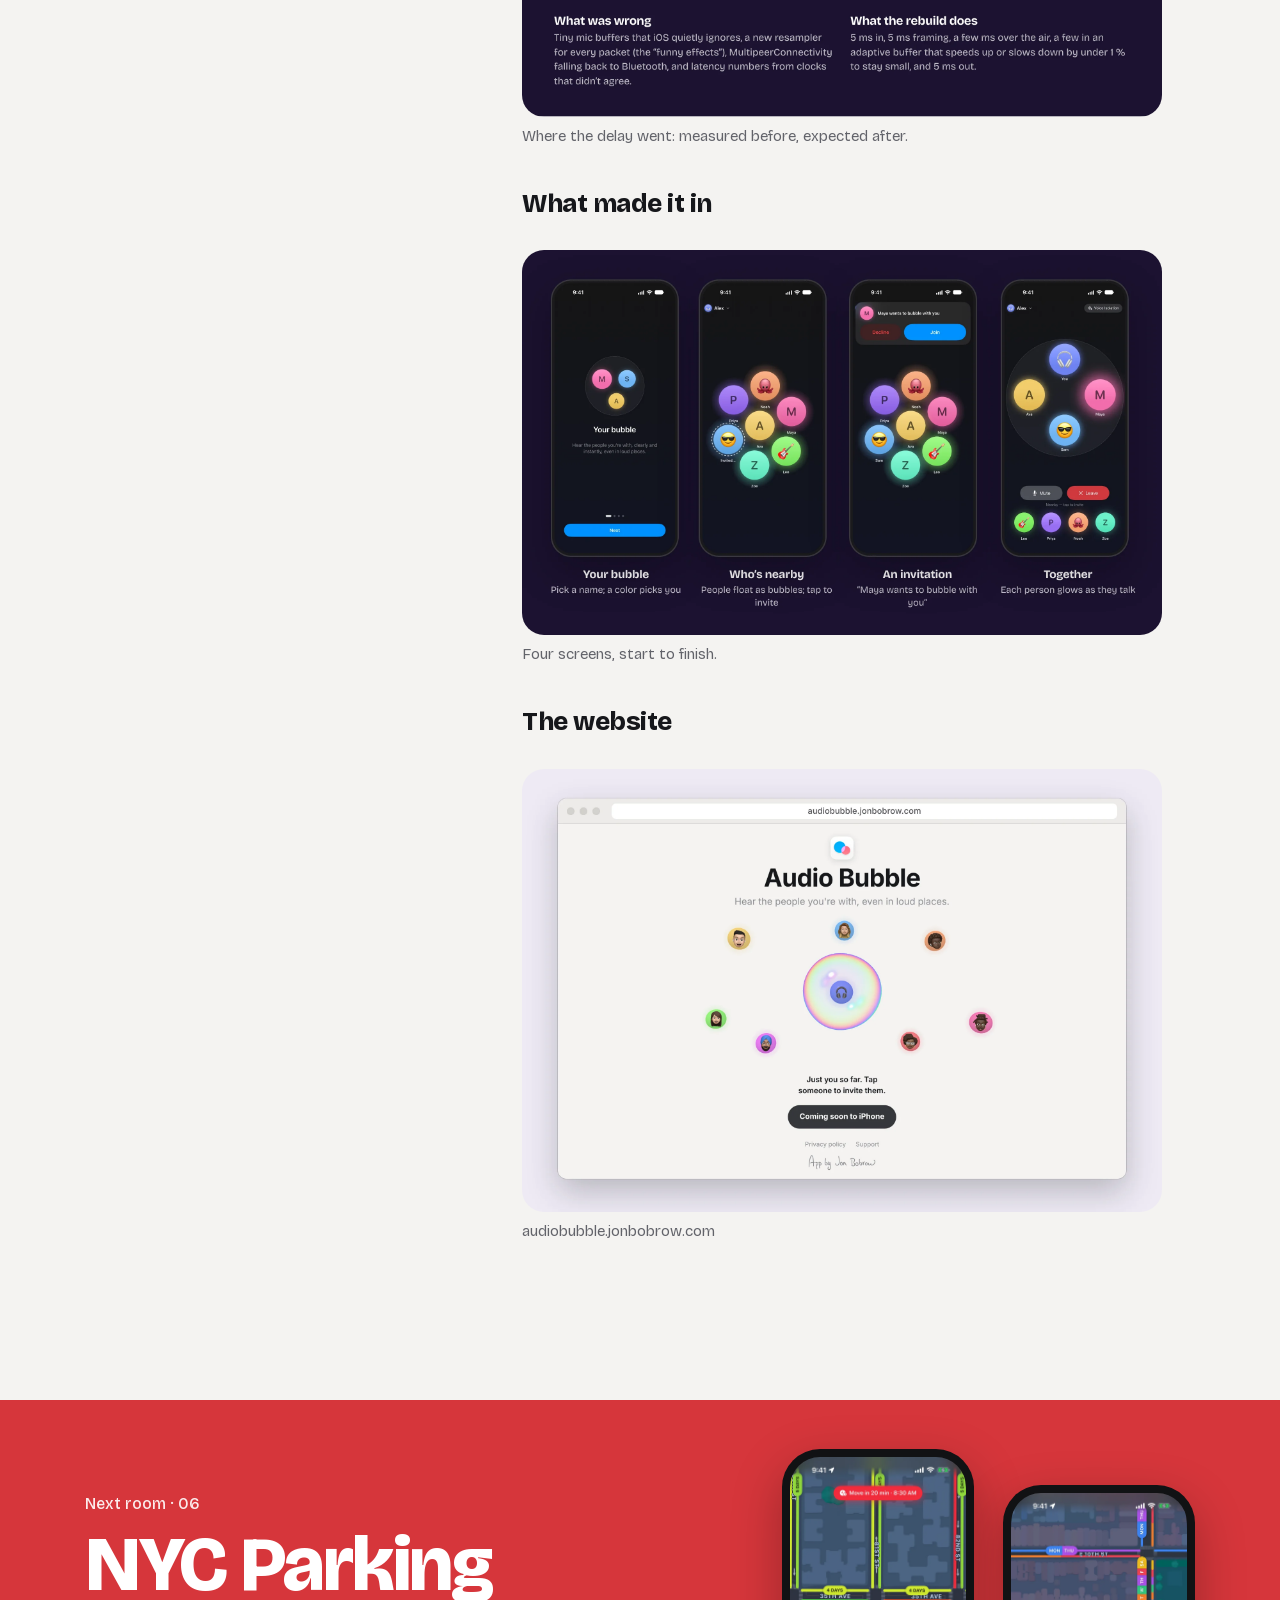
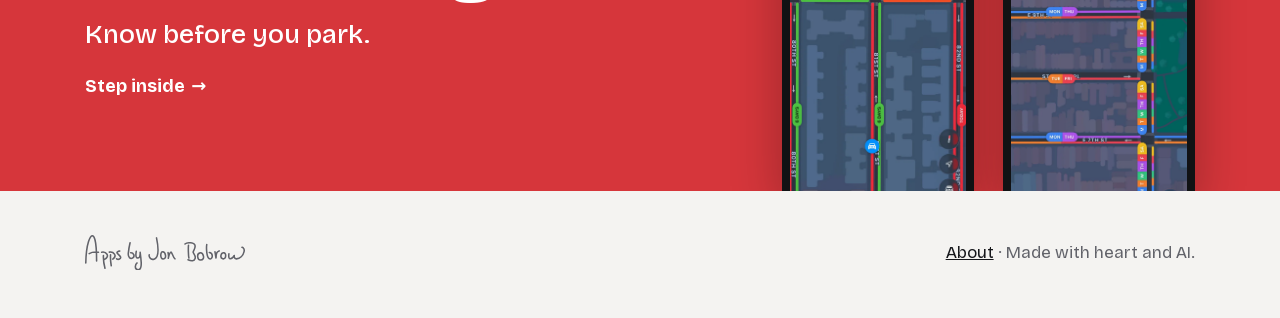
<file: audio-bubble/index.html>
<!doctype html>
<html lang="en" data-page="app" data-app="audio-bubble">
<head>
<meta charset="utf-8">
<meta name="viewport" content="width=device-width, initial-scale=1, viewport-fit=cover">
<title>Audio Bubble · Jon Bobrow</title>
<meta name="description" content="At a concert, a busy bar or a crowded street, Audio Bubble puts the people you’re with right in your ears. Put in your headphones, tap the friends you want, and you’re in a bubble together.">
<meta property="og:title" content="Audio Bubble: Hear the people you’re with, even in loud places.">
<meta property="og:description" content="At a concert, a busy bar or a crowded street, Audio Bubble puts the people you’re with right in your ears. Put in your headphones, tap the friends you want, and you’re in a bubble together.">
<meta property="og:url" content="https://apps.jonbobrow.com/audio-bubble/">
<meta property="og:image" content="https://apps.jonbobrow.com/assets/img/audio-bubble/og.png">
<meta property="og:image:width" content="2400">
<meta property="og:image:height" content="1260">
<meta property="og:image:alt" content="Audio Bubble: Hear the people you’re with, even in loud places. An iPhone showing friends gathered in a bubble.">
<meta property="og:type" content="website">
<meta name="twitter:card" content="summary_large_image">
<link rel="icon" href="../assets/img/favicon.svg" type="image/svg+xml">
<link rel="apple-touch-icon" href="../assets/img/audio-bubble/icon.png">
<link rel="stylesheet" href="../assets/css/fonts.css">
<link rel="stylesheet" href="../assets/css/site.css">
<link rel="expect" href="#hero-end" blocking="render">
<script src="../assets/js/head.js"></script>
<script src="../assets/js/site.js" defer></script>
</head>
<body data-app="audio-bubble">
<a class="skip" href="#main">Skip to content</a>

<header class="hero" data-app="audio-bubble">
  <span class="hero-bg" data-vt="room" style="view-transition-name: room-audio-bubble"></span>
  <div class="site-head" data-vt="nav" style="view-transition-name: hero-nav">
    <a class="brand" href="../#audio-bubble">← All apps</a>
    <nav aria-label="Site"><a href="../about/">About</a><a href="https://jonathanbobrow.com">Portfolio</a></nav>
  </div>
  <div class="hero-inner">
    <div class="hero-copy">
      <span class="meta" data-vt="meta" style="view-transition-name: meta-audio-bubble">05 · iPhone · Coming soon</span>
      <h1 data-vt="title" style="view-transition-name: title-audio-bubble">Audio Bubble</h1>
      <div class="hero-rest" data-vt="rest" style="view-transition-name: hero-rest">
        <p class="tagline">Hear the people you’re with, even in loud places.</p>
        <p class="desc">At a concert, a busy bar or a crowded street, Audio Bubble puts the people you’re with right in your ears. Put in your headphones, tap the friends you want, and you’re in a bubble together.</p>
        <div class="actions"><span class="soon">Coming soon</span><a class="btn btn-ghost" href="https://audiobubble.jonbobrow.com">Visit website ↗</a></div>
      </div>
    </div>
    <div class="hero-media"><span class="peek" data-vt="media" style="view-transition-name: media-audio-bubble"><img decoding="sync" src="../assets/img/audio-bubble/bubble.webp" alt="A bubble of friends in Audio Bubble"></span></div>
  </div>
</header>
<span id="hero-end"></span>

<main id="main">
  <!-- Hidden for now: "See it in use" (video) and "The details" (features). Remove this comment wrapper to bring them back.
  <section class="section media-section" aria-labelledby="use">
    <div class="section-head"><h2 id="use">See it in use</h2></div>
    <div class="gallery"><figure class="shot"><video controls muted playsinline preload="metadata" poster="../assets/img/audio-bubble/preview-poster.jpg"><source src="../assets/video/audio-bubble-preview.mp4" type="video/mp4"></video></figure><figure class="shot"><img src="../assets/img/audio-bubble/nearby.webp" alt="People nearby with Audio Bubble" loading="lazy"></figure><figure class="shot"><img src="../assets/img/audio-bubble/invite.webp" alt="An invitation to join a bubble" loading="lazy"></figure><figure class="shot"><img src="../assets/img/audio-bubble/intro.webp" alt="Your bubble" loading="lazy"></figure></div>
  </section>

  <section class="section" aria-labelledby="details">
    <div class="section-head"><h2 id="details">The details</h2></div>
    <div class="details"><figure class="card"><div class="slot card-media" data-src="../assets/media/audio-bubble/closeup-1" data-exts="mp4,webm" data-kind="video" data-alt=""><div class="slot-ph"><span>Close-up loop, 4–8 s</span><code>assets/media/audio-bubble/closeup-1.mp4</code></div></div><figcaption><h3>No network needed</h3><p>It works phone to phone. Your bubble actually sounds best without Wi-Fi.</p></figcaption></figure><figure class="card"><div class="slot card-media" data-src="../assets/media/audio-bubble/closeup-2" data-exts="mp4,webm" data-kind="video" data-alt=""><div class="slot-ph"><span>Close-up loop, 4–8 s</span><code>assets/media/audio-bubble/closeup-2.mp4</code></div></div><figcaption><h3>Instant, not a phone call</h3><p>No dialing, links or accounts. Tap someone nearby; they tap Join.</p></figcaption></figure><figure class="card"><div class="slot card-media" data-src="../assets/media/audio-bubble/closeup-3" data-exts="mp4,webm" data-kind="video" data-alt=""><div class="slot-ph"><span>Close-up loop, 4–8 s</span><code>assets/media/audio-bubble/closeup-3.mp4</code></div></div><figcaption><h3>Built for noise</h3><p>Voice isolation and echo cancelling, and it turns your own voice down in your friends’ mics.</p></figcaption></figure><figure class="card"><div class="slot card-media" data-src="../assets/media/audio-bubble/closeup-4" data-exts="mp4,webm" data-kind="video" data-alt=""><div class="slot-ph"><span>Close-up loop, 4–8 s</span><code>assets/media/audio-bubble/closeup-4.mp4</code></div></div><figcaption><h3>Private by design</h3><p>Your voice goes only to your bubble, straight between phones. Nothing is recorded.</p></figcaption></figure></div>
  </section>
  -->

  <section class="section draft" aria-labelledby="story">
    <div class="story">
      <div class="story-head"><h2 id="story">How it came together <span class="draft-tag">Draft</span></h2></div>
      <div class="prose">
<h3>Too loud to talk</h3>
<p>Audio Bubble is on my mind every time I’m somewhere way too loud with people I want to talk to. AirPods Pro are so good at noise cancelling that I can have a phone call next to a lawn mower. So I figured: use the same technology to cancel out a loud restaurant or a sporting event, and let through only the people you’re with.</p>
<figure><div class="slot " data-src="../assets/media/audio-bubble/process-1" data-exts="webp,jpg,png,gif" data-kind="image" data-alt="Four people at a table inside a bubble, with the noise of the room outside it"><div class="slot-ph"><span>Process image</span><code>assets/media/audio-bubble/process-1.webp</code></div></div><figcaption>Noise cancelling for the room, and a bubble for the table. An illustration.</figcaption></figure>
<h3>No internet needed</h3>
<p>Then I made it use a local mesh network, so it works underground, without internet. The phones talk directly to each other.</p>
<figure><div class="slot " data-src="../assets/media/audio-bubble/process-2" data-exts="webp,jpg,png,gif" data-kind="image" data-alt="The audio path from mic to AirPods, and four phones connected to each other in a mesh"><div class="slot-ph"><span>Process image</span><code>assets/media/audio-bubble/process-2.webp</code></div></div><figcaption>The rebuilt audio path, and the mesh it runs on.</figcaption></figure>
<h3>Three tries</h3>
<p>The idea came quickly; the audio didn’t. The first prototypes worked, technically, with a delay that made conversation impossible. What brought me back this fall was how much Claude Code had improved. A new model had just come out, and it felt worth another shot. This time I started with a plan for why the earlier attempts sounded bad, then rebuilt the audio from the ground up.</p>
<figure><div class="slot " data-src="../assets/media/audio-bubble/process-4" data-exts="webp,jpg,png,gif" data-kind="image" data-alt="A timeline of Audio Bubble commit messages from 2025 to 2026"><div class="slot-ph"><span>Process image</span><code>assets/media/audio-bubble/process-4.webp</code></div></div><figcaption>Three tries, in the commit log.</figcaption></figure>
<figure><div class="slot " data-src="../assets/media/audio-bubble/process-3" data-exts="webp,jpg,png,gif" data-kind="image" data-alt="A bar chart comparing more than 100 ms of delay in 2025 with an expected 20 to 35 ms after the rebuild"><div class="slot-ph"><span>Process image</span><code>assets/media/audio-bubble/process-3.webp</code></div></div><figcaption>Where the delay went: measured before, expected after.</figcaption></figure>
<h3>What made it in</h3>
<figure><div class="slot " data-src="../assets/media/audio-bubble/process-5" data-exts="webp,jpg,png,gif" data-kind="image" data-alt="Four Audio Bubble screens: the introduction, people nearby, an invitation and a bubble"><div class="slot-ph"><span>Process image</span><code>assets/media/audio-bubble/process-5.webp</code></div></div><figcaption>Four screens, start to finish.</figcaption></figure>
<h3>The website</h3>
<figure><div class="slot " data-src="../assets/media/audio-bubble/process-6" data-exts="webp,jpg,png,gif" data-kind="image" data-alt="The Audio Bubble website with Memoji people around a bubble"><div class="slot-ph"><span>Process image</span><code>assets/media/audio-bubble/process-6.webp</code></div></div><figcaption>audiobubble.jonbobrow.com</figcaption></figure>
      </div>
    </div>
  </section>

  <nav class="next" aria-label="Next app">
<a class="room" data-app="nyc-parking" href="../nyc-parking/">
  <span class="room-bg" data-vt="room"></span>
  <span class="room-copy">
    <span class="meta" data-vt="meta">Next room · 06</span>
    <h2 data-vt="title">NYC Parking</h2>
    <span class="room-rest" data-vt="rest">
      <span class="tagline">Know before you park.</span>
      <span class="cta">Step inside <span class="arr" aria-hidden="true">→</span></span>
    </span>
  </span>
  <span class="room-media"><span class="peek" data-vt="media"><img src="../assets/img/nyc-parking/countdown.webp" alt=""></span><span class="peek up hide-sm" data-vt="extra"><img src="../assets/img/nyc-parking/days.webp" alt=""></span></span>
</a>
  </nav>
</main>

<footer class="site-foot">
  <!-- "Apps by Jon Bobrow" in Jon's hand, the same drawing as the About screen in each app -->
  <a class="sig-link" href="../" aria-label="Apps by Jon Bobrow"><svg viewBox="0 0 3072.11 681.93" fill="none" stroke="currentColor" stroke-width="30" stroke-linecap="round" stroke-linejoin="round" aria-hidden="true"><path d="M1594.93,335.11c0,17.82,19.8,77.22,3.96,110.89 M1373.16,55.92c29.7,142.57,55.95,373.41-47.52,407.9-71.28,23.76-100.98-51.48-93.06-83.16 M1491.97,321.25c-45.54-3.96-56.51,138.61,9.9,138.61,73.26,0,47.85-133.59-9.9-138.61Z M2210.74,343.03c-72.62,9.68-56.39,142.67,9.9,138.61,97.02-5.94,49.5-146.53-9.9-138.61Z M2670.94,343.13c-64.18-8.02-87.35,95.19-26.56,112.77,66.28,19.16,73.26-106.93,26.56-112.77Z M1598.89,445.99c19.8-85.14,41.58-116.83,55.44-116.83s37.62,108.91,73.26,128.71 M1919.67,172.74c47.52-45.54,186.13-25.74,194.05,33.66,7.92,59.4-39.6,97.02-37.62,122.77s56.36,69.3,38.54,120.79-66.26,57.42-137.55,25.74 M1986.99,198.48c-5.94,47.52-1.98,209.89,7.92,241.57 M2337.47,182.64c-7.92,55.44-9.84,280.18,67.32,277.21,51.48-1.98,57.42-116.83-17.82-122.77 M2575.08,305.41c-35.64,13.86-59.4,27.56-59.4,134.65,0,9.9-15.84-93.06-19.8-116.83 M2866.15,392.53s-9.9,67.32,39.6,65.34c69.28-2.77,130.89-59.33,148.51-138.61,15.84-71.28-39.6-83.16-39.6-83.16 M2763.19,360.85c-7.92,49.5-1.85,92.77,17.82,95.04,51.48,5.94,85.14-63.36,85.14-63.36 M15,537.47C23.66,136.35,107.34,18.04,136.2,15.15c28.86-2.89,86.57,31.74,86.57,484.8 M80.58,356.55c65.34-37.62,178.21-25.74,178.21-25.74 M320.17,330.81c81.18-15.84,176.23,73.26,47.52,142.57 M466.7,328.83c81.18-15.84,160.39,71.28,67.32,134.65 M353.83,396.15c-5.94,104.95,29.7,241.57,29.7,241.57 M490.46,378.33c-5.94,104.95,13.86,211.87,13.86,211.87 M865.25,148.98c-11.88,49.5-26.16,130.64-33.66,199.99-7.92,73.26,38.68,123.77,86.2,90.1s12.8-101.98-40.66-98.06 M999.9,537.08c-35.64,27.72-53.4,109.67,2.96,126.69,69.81,21.08,80.2-67.28,76.24-138.57s-19.8-194.05-19.8-194.05 M1059.3,331.15c1.98,75.24-9.9,118.81-51.48,110.89s-31.68-85.14-23.76-128.71 M667.65,308.05c-45.54,7.92-55.44,17.82-53.46,33.66s61.38,49.5,69.3,81.18c7.92,31.68-39.6,61.38-77.22,33.66"/></svg></a>
  <p><a href="../about/">About</a> · Made with heart and AI.</p>
</footer>
</body>
</html>
</file>
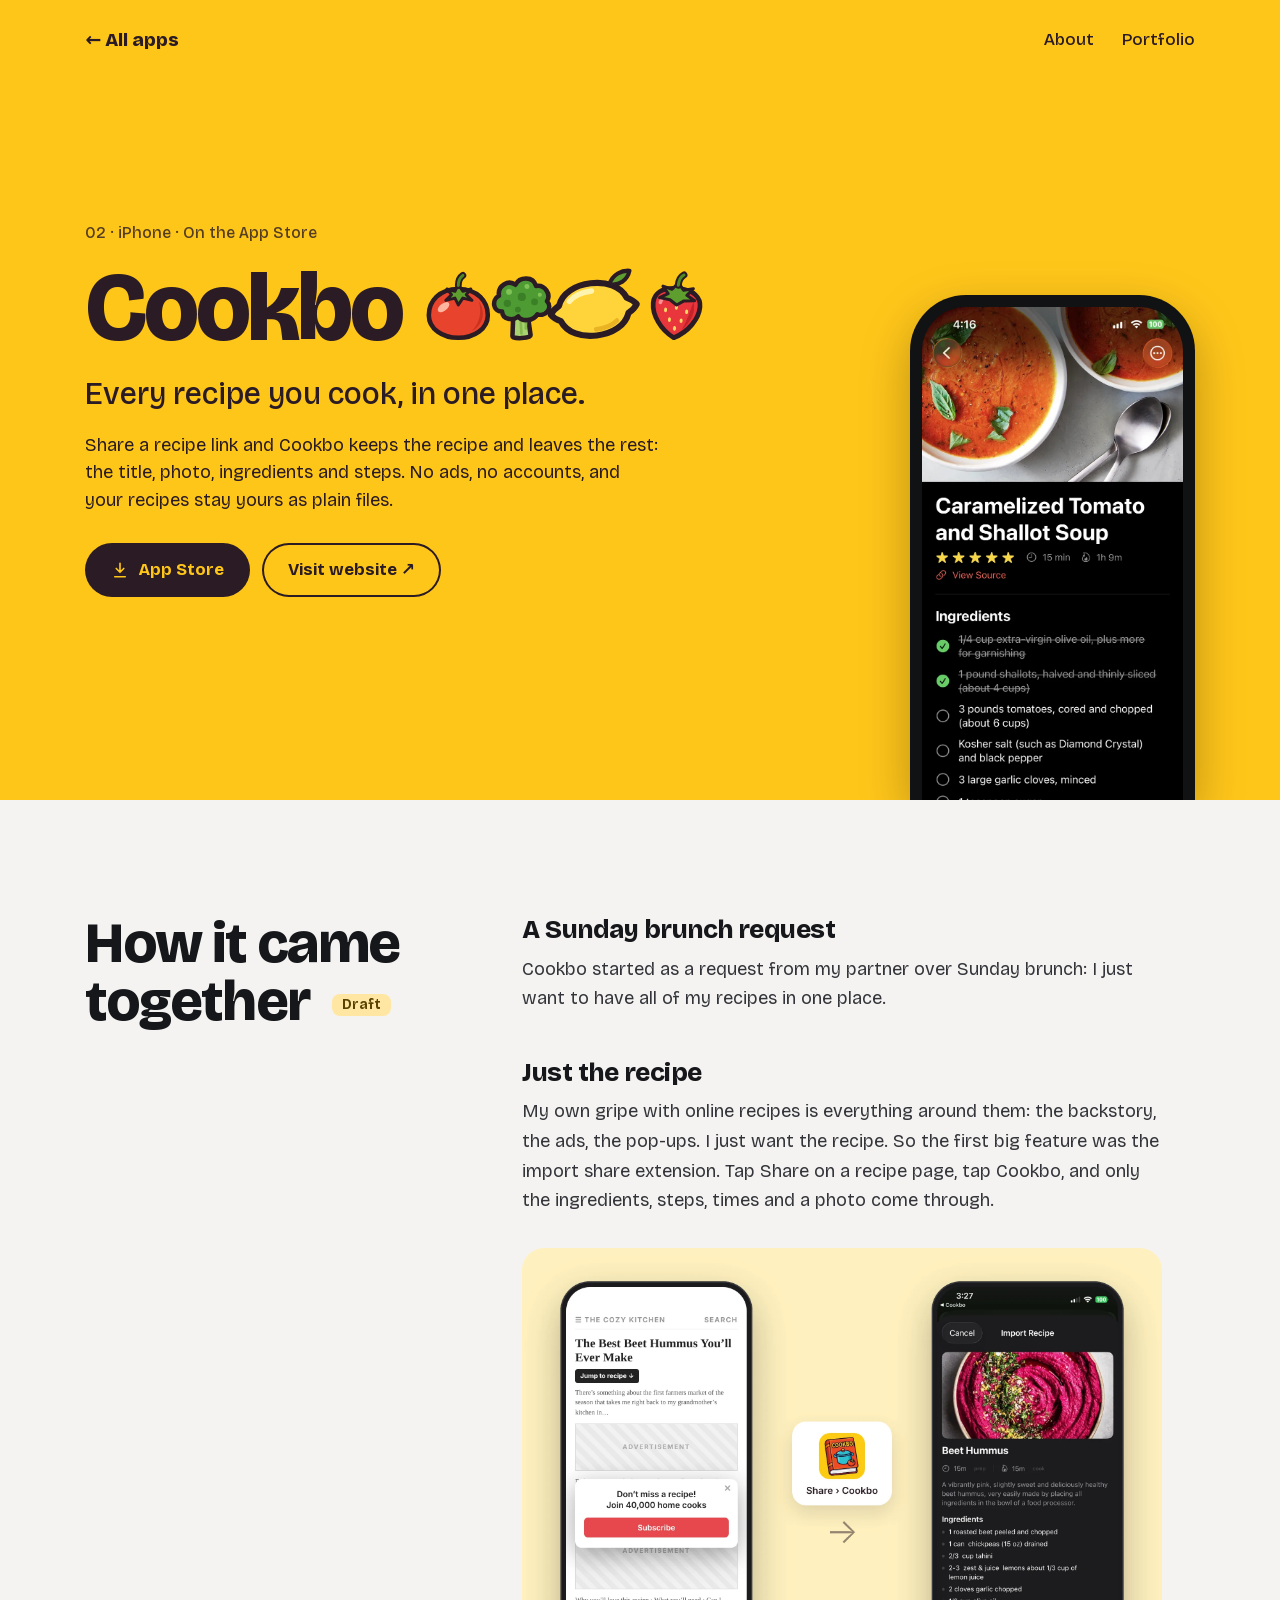
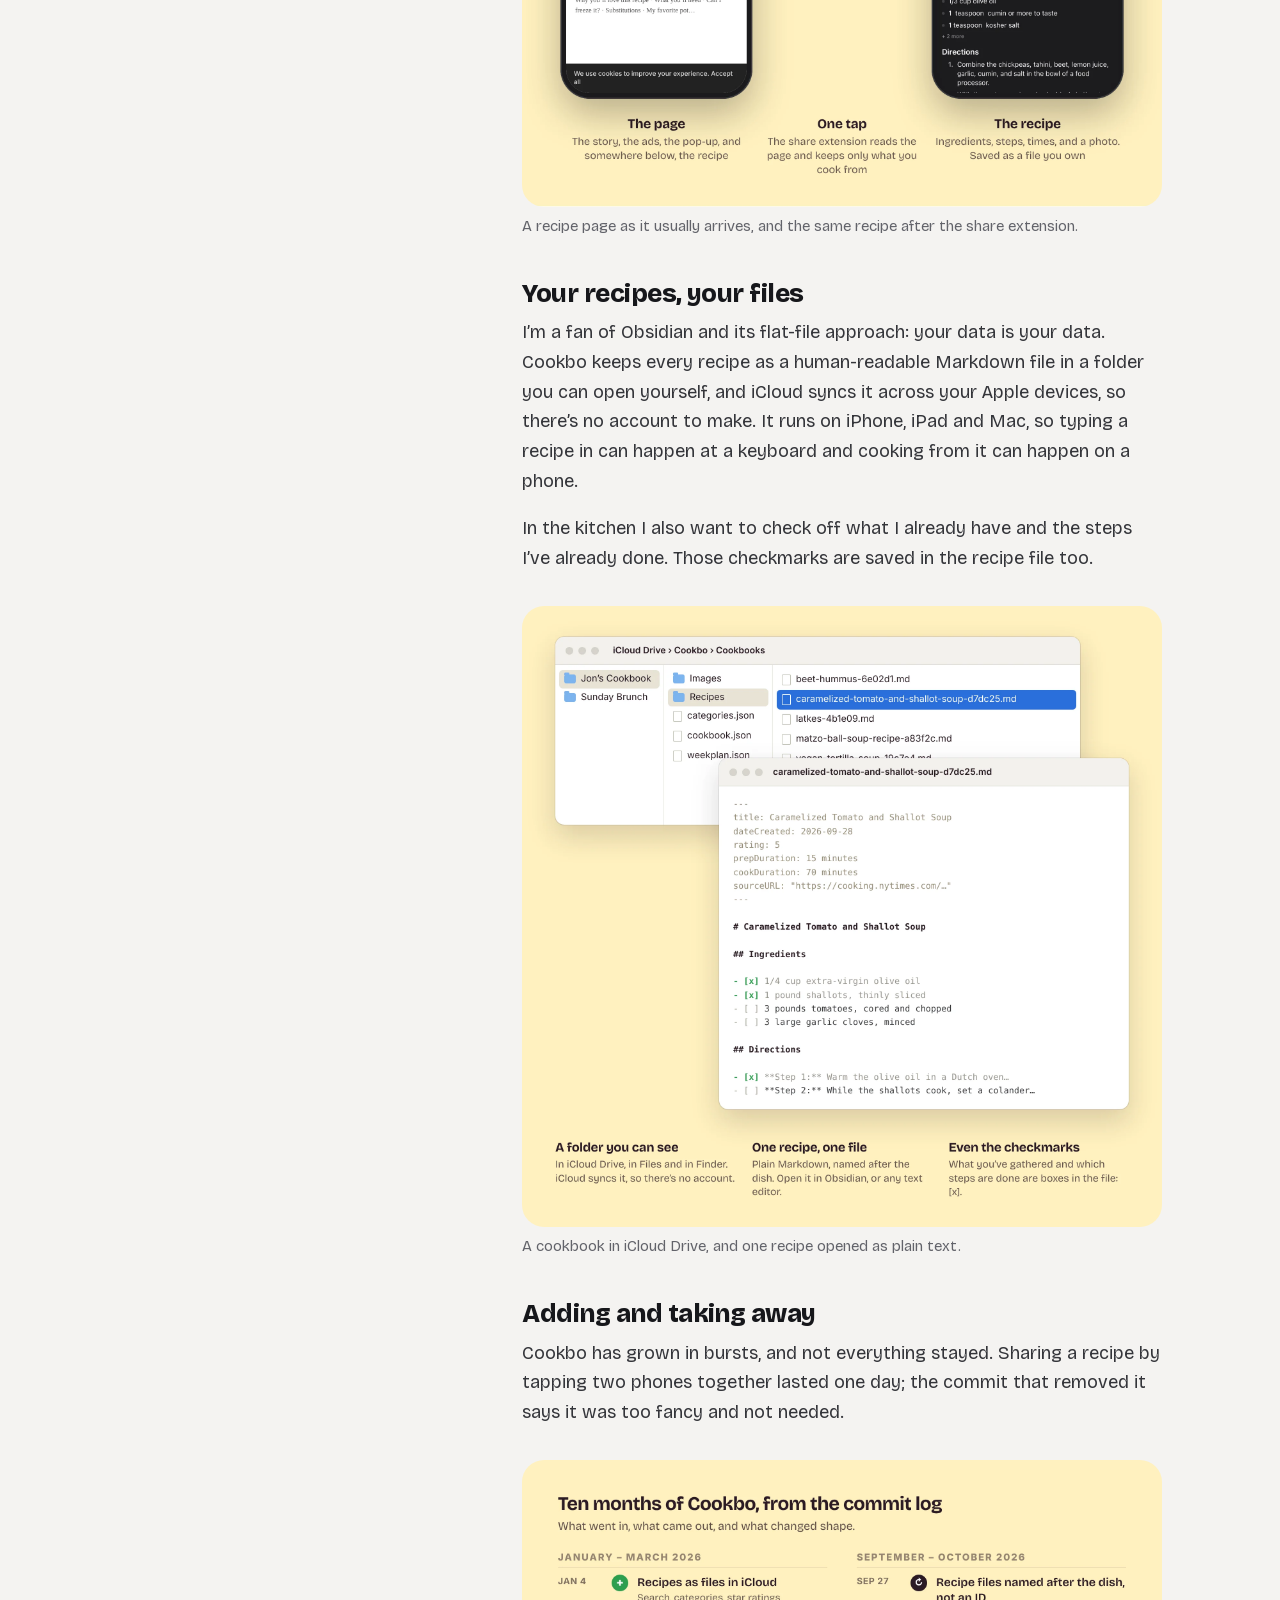
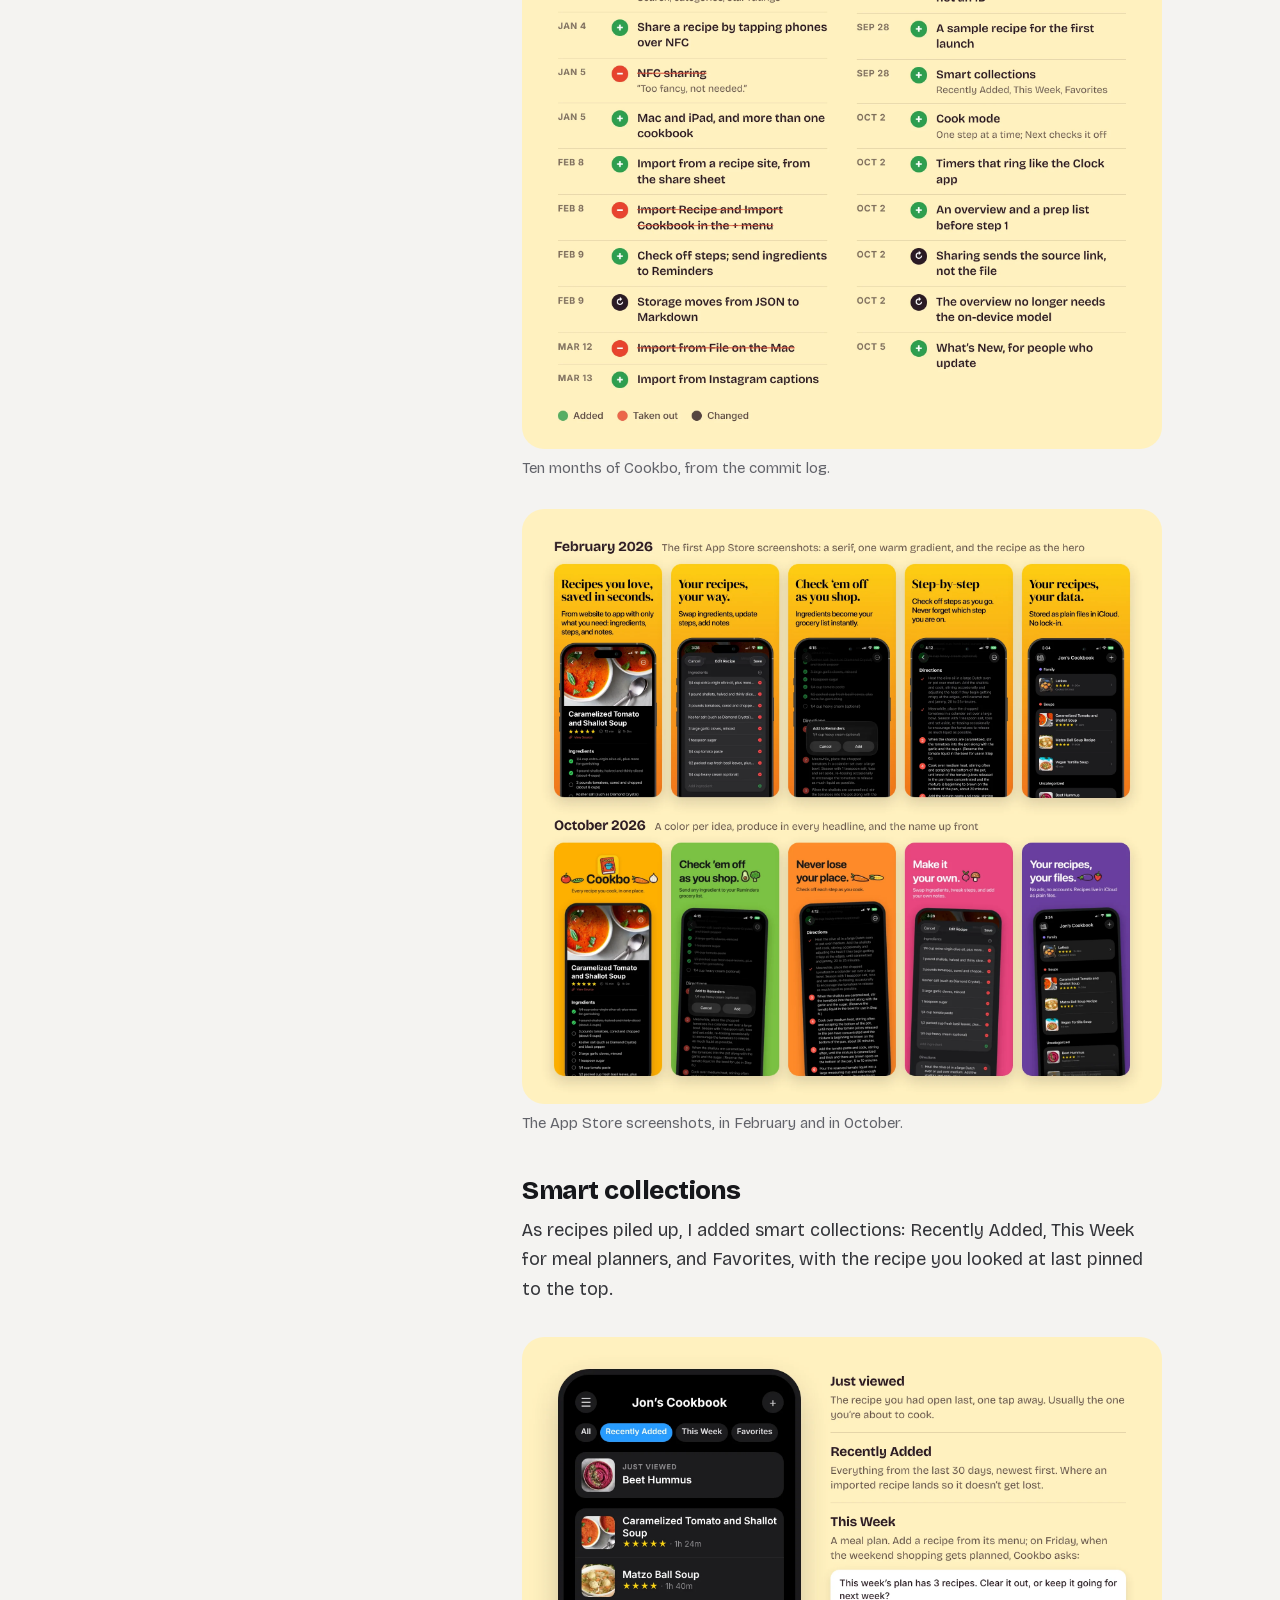
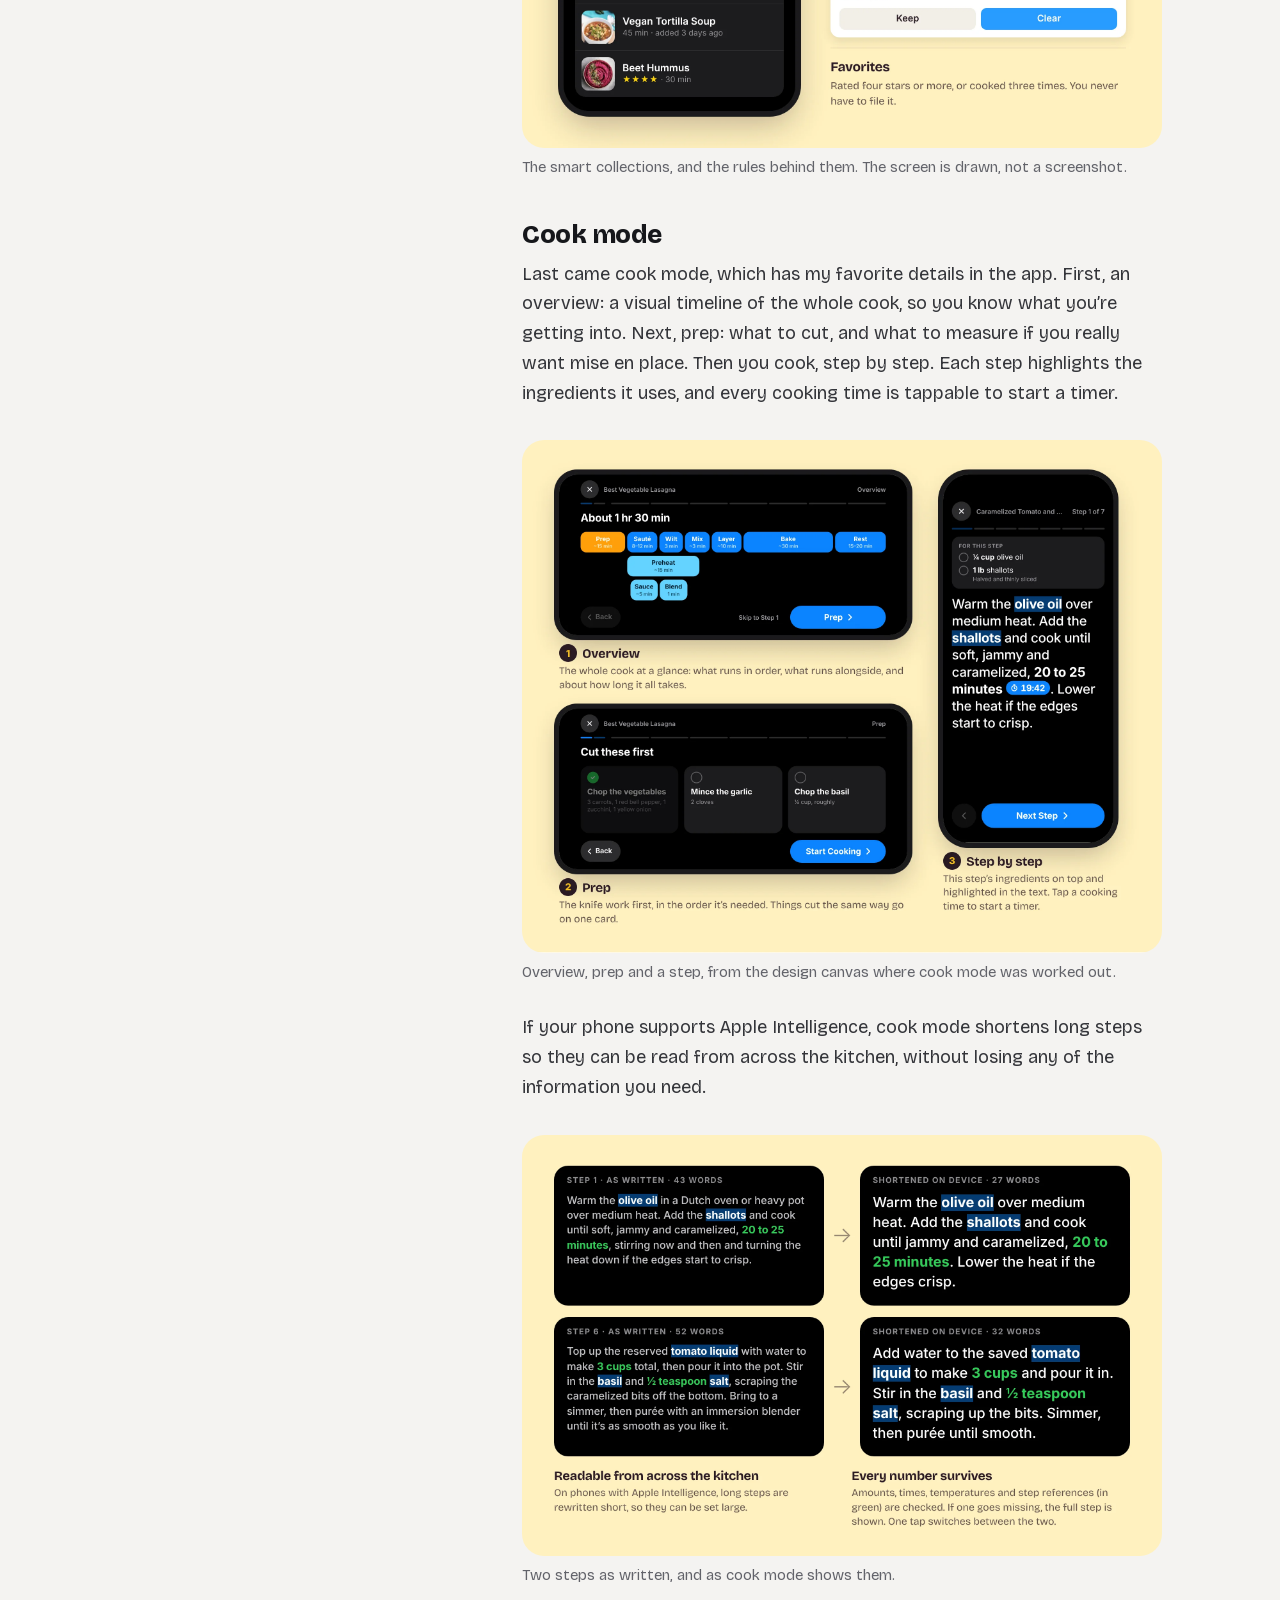
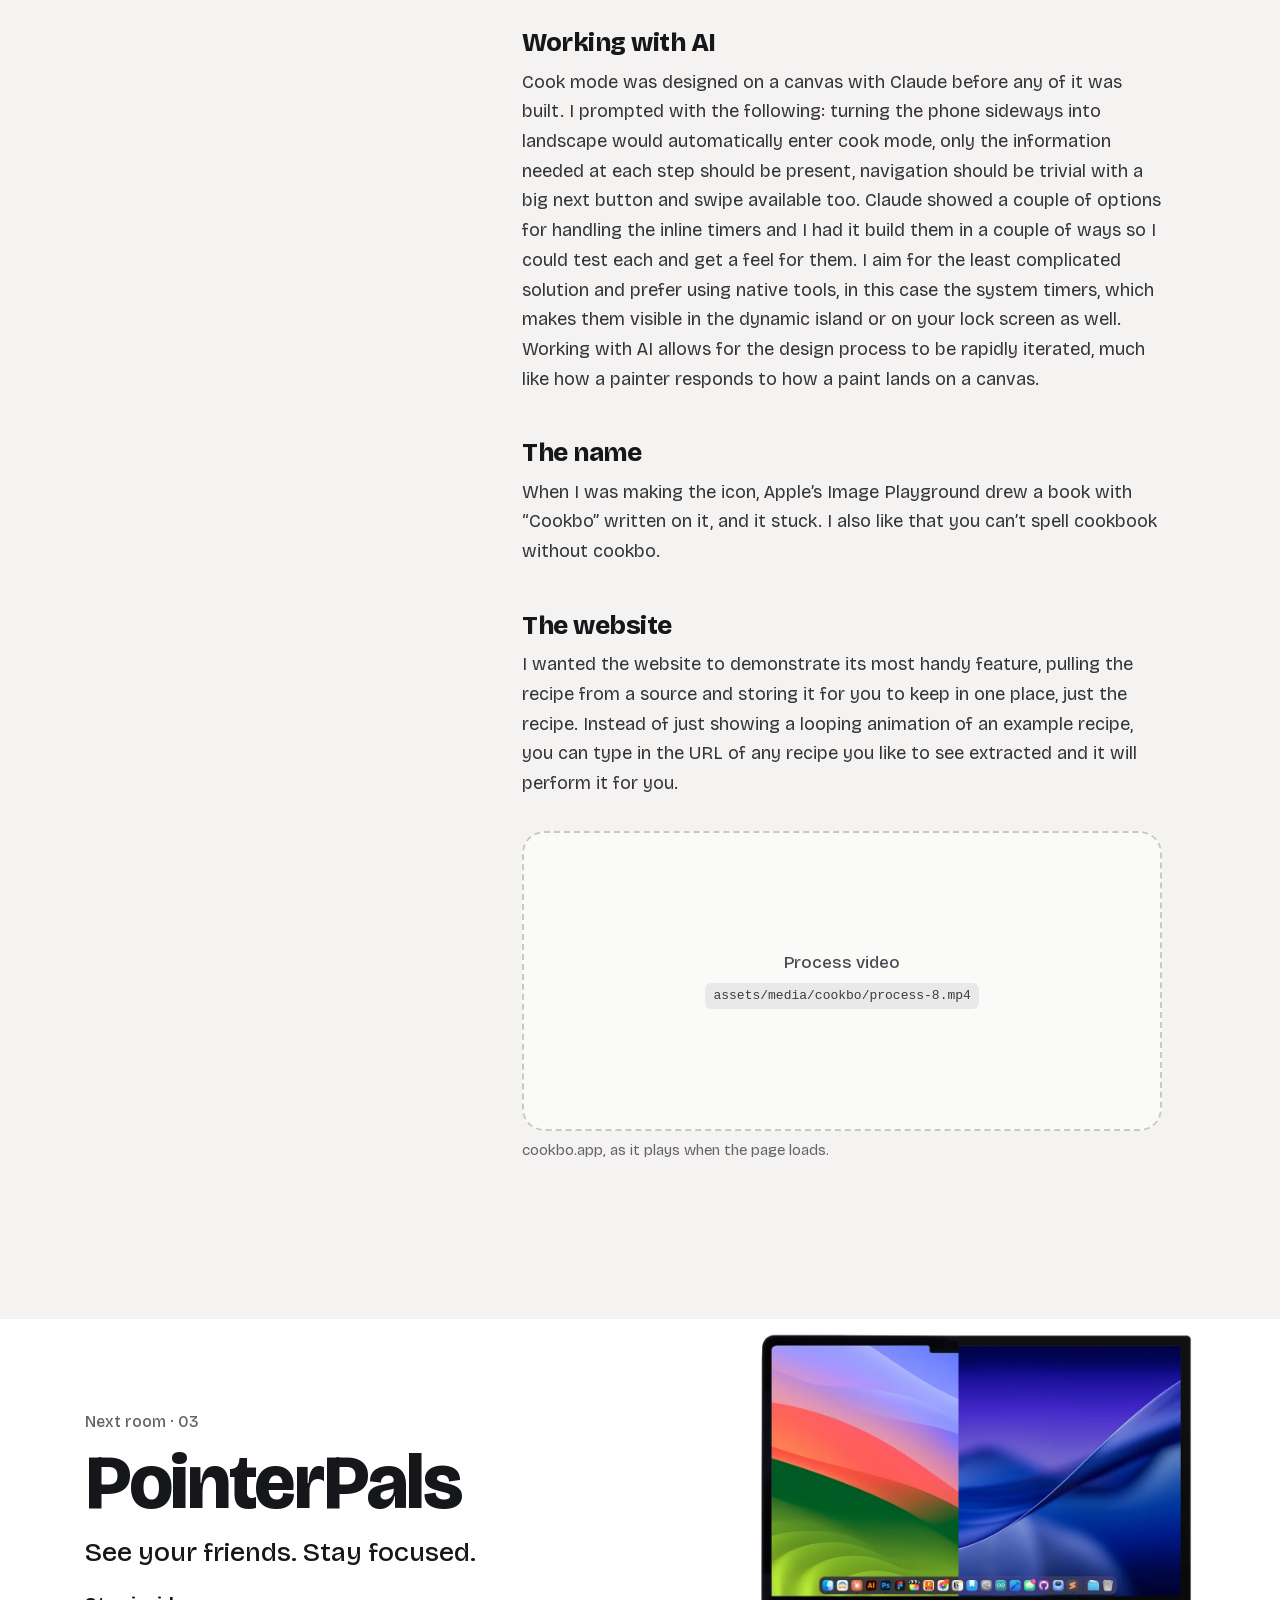
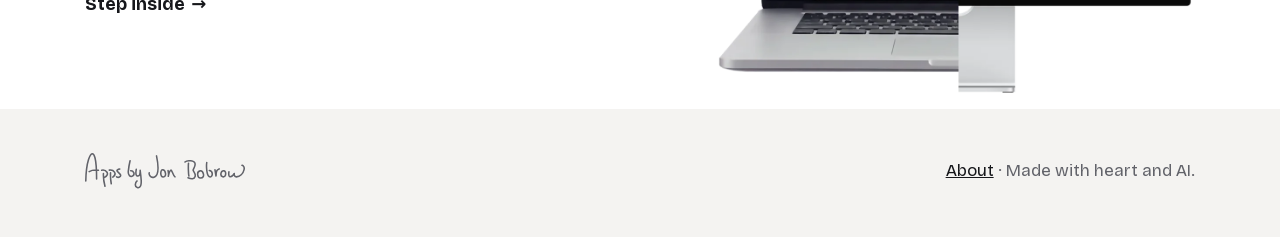
<file: cookbo/index.html>
<!doctype html>
<html lang="en" data-page="app" data-app="cookbo">
<head>
<meta charset="utf-8">
<meta name="viewport" content="width=device-width, initial-scale=1, viewport-fit=cover">
<title>Cookbo · Jon Bobrow</title>
<meta name="description" content="Share a recipe link and Cookbo keeps the recipe and leaves the rest: the title, photo, ingredients and steps. No ads, no accounts, and your recipes stay yours as plain files.">
<meta property="og:title" content="Cookbo: Every recipe you cook, in one place.">
<meta property="og:description" content="Share a recipe link and Cookbo keeps the recipe and leaves the rest: the title, photo, ingredients and steps. No ads, no accounts, and your recipes stay yours as plain files.">
<meta property="og:url" content="https://apps.jonbobrow.com/cookbo/">
<meta property="og:image" content="https://apps.jonbobrow.com/assets/img/cookbo/og.png">
<meta property="og:image:width" content="2400">
<meta property="og:image:height" content="1260">
<meta property="og:image:alt" content="Cookbo: Every recipe you cook, in one place. An iPhone showing a recipe for caramelized tomato and shallot soup, with its ingredients checked off.">
<meta property="og:type" content="website">
<meta name="twitter:card" content="summary_large_image">
<link rel="icon" href="../assets/img/favicon.svg" type="image/svg+xml">
<link rel="apple-touch-icon" href="../assets/img/cookbo/icon.png">
<link rel="stylesheet" href="../assets/css/fonts.css">
<link rel="stylesheet" href="../assets/css/site.css">
<link rel="expect" href="#hero-end" blocking="render">
<script src="../assets/js/head.js"></script>
<script src="../assets/js/site.js" defer></script>
</head>
<body data-app="cookbo">
<a class="skip" href="#main">Skip to content</a>

<header class="hero" data-app="cookbo">
  <span class="hero-bg" data-vt="room" style="view-transition-name: room-cookbo"></span>
  <div class="site-head" data-vt="nav" style="view-transition-name: hero-nav">
    <a class="brand" href="../#cookbo">← All apps</a>
    <nav aria-label="Site"><a href="../about/">About</a><a href="https://jonathanbobrow.com">Portfolio</a></nav>
  </div>
  <div class="hero-inner">
    <div class="hero-copy">
      <span class="meta" data-vt="meta" style="view-transition-name: meta-cookbo">02 · iPhone · On the App Store</span>
      <h1 data-vt="title" style="view-transition-name: title-cookbo">Cookbo<span class="produce" aria-hidden="true"><span class="drop" style="--spin:-40deg;--rest:0deg;--delay:.1s"><svg viewBox="0 0 64 60"><path d="M32 15C15 15 6 26 6 38c0 12 12 20 26 20s26-8 26-20C58 26 49 15 32 15Z" fill="#E8432D"/><path d="M50 26c6 8 5 20-6 26 7-7 9-17 6-26Z" fill="#C8321F"/><ellipse cx="19" cy="31" rx="6" ry="3.2" transform="rotate(-38 19 31)" fill="#FFB5A0"/><path d="M32 15C15 15 6 26 6 38c0 12 12 20 26 20s26-8 26-20C58 26 49 15 32 15Z" fill="none" stroke="#2A1B24" stroke-width="4"/><path d="M32 11l4 6 7-2-4 5 5 5-8-2-4 6-3-6-8 2 5-5-4-5 7 2z" fill="#5E9E2E" stroke="#2A1B24" stroke-width="2.6" stroke-linejoin="round"/><path d="M32 12c0-4 1-7 4-9" fill="none" stroke="#2A1B24" stroke-width="6" stroke-linecap="round"/><path d="M32 12c0-4 1-7 4-9" fill="none" stroke="#4E8A24" stroke-width="2.6" stroke-linecap="round"/></svg></span><span class="drop" style="--spin:30deg;--rest:-3deg;--delay:.22s"><svg viewBox="0 0 56 60"><path d="M22 34l-2 22c0 3 16 3 16 0l-2-22Z" fill="#A9D371" stroke="#2A1B24" stroke-width="4" stroke-linejoin="round"/><path d="M28 40v14M33 40l-1 10" fill="none" stroke="#86B84F" stroke-width="2.4" stroke-linecap="round"/><path d="M12 34C4 34 3 23 10 20 9 11 19 6 25 11c4-7 16-7 18 2 8-1 13 8 9 14 5 6-2 14-9 11-4 6-14 6-17 1-5 4-14 2-14-5Z" fill="#4E9B34"/><g fill="#3B7F26"><circle cx="17" cy="27" r="3.2"/><circle cx="30" cy="22" r="3.6"/><circle cx="41" cy="27" r="3"/><circle cx="26" cy="33" r="2.6"/></g><g fill="#7FC255"><circle cx="19" cy="17" r="2.6"/><circle cx="35" cy="13" r="2.2"/><circle cx="46" cy="21" r="1.8"/></g><path d="M12 34C4 34 3 23 10 20 9 11 19 6 25 11c4-7 16-7 18 2 8-1 13 8 9 14 5 6-2 14-9 11-4 6-14 6-17 1-5 4-14 2-14-5Z" fill="none" stroke="#2A1B24" stroke-width="4" stroke-linejoin="round"/></svg></span><span class="drop" style="--spin:-28deg;--rest:-7deg;--delay:.34s"><svg viewBox="0 0 64 44"><path d="M4 24c2-3 4-4 6-5 3-8 12-12 22-12s19 4 22 12c2 1 4 2 6 5-2 3-4 4-6 5-3 8-12 12-22 12S13 37 10 29c-2-1-4-2-6-5Z" fill="#FFD43B"/><path d="M17 17c4-4 10-5 15-5" fill="none" stroke="#FFF3B0" stroke-width="3.5" stroke-linecap="round"/><path d="M46 33c-4 3-9 4-14 4" fill="none" stroke="#E9B324" stroke-width="3" stroke-linecap="round"/><path d="M4 24c2-3 4-4 6-5 3-8 12-12 22-12s19 4 22 12c2 1 4 2 6 5-2 3-4 4-6 5-3 8-12 12-22 12S13 37 10 29c-2-1-4-2-6-5Z" fill="none" stroke="#2A1B24" stroke-width="4" stroke-linejoin="round"/><path d="M44 9c3-6 9-8 14-7-2 6-8 9-14 7Z" fill="#5E9E2E" stroke="#2A1B24" stroke-width="2.6" stroke-linejoin="round"/></svg></span><span class="drop" style="--spin:34deg;--rest:5deg;--delay:.46s"><svg viewBox="0 0 52 58"><path d="M26 56C14 50 6 38 6 28c0-8 6-14 20-14s20 6 20 14c0 10-8 22-20 28Z" fill="#E8363C"/><path d="M40 24c3 8 0 17-8 25 4-8 6-17 8-25Z" fill="#C4232A"/><path d="M12 27c1-4 4-7 8-8" fill="none" stroke="#FF9296" stroke-width="3" stroke-linecap="round"/><g fill="#FFD866"><ellipse cx="17" cy="33" rx="1.3" ry="2"/><ellipse cx="26" cy="30" rx="1.3" ry="2"/><ellipse cx="35" cy="33" rx="1.3" ry="2"/><ellipse cx="21" cy="41" rx="1.3" ry="2"/><ellipse cx="31" cy="41" rx="1.3" ry="2"/><ellipse cx="26" cy="48" rx="1.3" ry="2"/></g><path d="M26 56C14 50 6 38 6 28c0-8 6-14 20-14s20 6 20 14c0 10-8 22-20 28Z" fill="none" stroke="#2A1B24" stroke-width="4" stroke-linejoin="round"/><path d="M26 9l5 6 8-2-5 6 7 4-9 1-6 4-6-4-9-1 7-4-5-6 8 2z" fill="#5E9E2E" stroke="#2A1B24" stroke-width="2.6" stroke-linejoin="round"/><path d="M26 11c0-4 1-7 4-9" fill="none" stroke="#2A1B24" stroke-width="6" stroke-linecap="round"/><path d="M26 11c0-4 1-7 4-9" fill="none" stroke="#4E8A24" stroke-width="2.6" stroke-linecap="round"/></svg></span></span></h1>
      <div class="hero-rest" data-vt="rest" style="view-transition-name: hero-rest">
        <p class="tagline">Every recipe you cook, in one place.</p>
        <p class="desc">Share a recipe link and Cookbo keeps the recipe and leaves the rest: the title, photo, ingredients and steps. No ads, no accounts, and your recipes stay yours as plain files.</p>
        <div class="actions"><a class="btn btn-primary" href="https://apps.apple.com/app/id6757588242"><svg viewBox="0 0 24 24" fill="none" stroke="currentColor" stroke-width="2.2" stroke-linecap="round" stroke-linejoin="round" aria-hidden="true"><path d="M12 3v12M7 10l5 5 5-5M5 21h14"/></svg>App Store</a><a class="btn btn-ghost" href="https://cookbo.app">Visit website ↗</a></div>
      </div>
    </div>
    <div class="hero-media"><span class="peek" data-vt="media" style="view-transition-name: media-cookbo"><img decoding="sync" src="../assets/img/cookbo/recipe.webp" alt="A recipe in Cookbo: Caramelized Tomato and Shallot Soup"></span></div>
  </div>
</header>
<span id="hero-end"></span>

<main id="main">
  <!-- Hidden for now: "See it in use" (video) and "The details" (features). Remove this comment wrapper to bring them back.
  <section class="section media-section" aria-labelledby="use">
    <div class="section-head"><h2 id="use">See it in use</h2></div>
    <div class="stage"><div class="slot " data-src="../assets/media/cookbo/demo" data-exts="mp4,webm" data-kind="video" data-alt=""><div class="slot-ph"><span>Demo video: save a recipe from Safari, then cook from it</span><code>assets/media/cookbo/demo.mp4</code></div></div></div><div class="gallery"><figure class="shot"><img src="../assets/img/cookbo/promo-1.webp" alt="A recipe with its photo, ingredients and steps" loading="lazy"></figure><figure class="shot"><img src="../assets/img/cookbo/promo-3.webp" alt="Sending ingredients to Reminders" loading="lazy"></figure><figure class="shot"><img src="../assets/img/cookbo/promo-4.webp" alt="Checking off steps while cooking" loading="lazy"></figure><figure class="shot"><img src="../assets/img/cookbo/promo-5.webp" alt="Editing a recipe" loading="lazy"></figure><figure class="shot"><img src="../assets/img/cookbo/promo-6.webp" alt="The cookbook, organized by category" loading="lazy"></figure></div>
  </section>

  <section class="section" aria-labelledby="details">
    <div class="section-head"><h2 id="details">The details</h2></div>
    <div class="details"><figure class="card"><div class="slot card-media has-fallback" data-src="../assets/media/cookbo/closeup-1" data-exts="mp4,webm" data-kind="video" data-alt=""><div class="slot-fallback"><img src="../assets/img/cookbo/import.webp" alt="" loading="lazy"></div><div class="slot-ph badge"><span>Close-up loop, 4–8 s</span><code>assets/media/cookbo/closeup-1.mp4</code></div></div><figcaption><h3>Save from anywhere</h3><p>Share a link from Safari or any app, and Cookbo pulls out just the recipe.</p></figcaption></figure><figure class="card"><div class="slot card-media has-fallback" data-src="../assets/media/cookbo/closeup-2" data-exts="mp4,webm" data-kind="video" data-alt=""><div class="slot-fallback"><img src="../assets/img/cookbo/reminders.webp" alt="" loading="lazy"></div><div class="slot-ph badge"><span>Close-up loop, 4–8 s</span><code>assets/media/cookbo/closeup-2.mp4</code></div></div><figcaption><h3>Check ’em off as you shop</h3><p>Send any ingredient to your Reminders grocery list.</p></figcaption></figure><figure class="card"><div class="slot card-media has-fallback" data-src="../assets/media/cookbo/closeup-3" data-exts="mp4,webm" data-kind="video" data-alt=""><div class="slot-fallback"><img src="../assets/img/cookbo/directions.webp" alt="" loading="lazy"></div><div class="slot-ph badge"><span>Close-up loop, 4–8 s</span><code>assets/media/cookbo/closeup-3.mp4</code></div></div><figcaption><h3>Never lose your place</h3><p>Check off each step as you cook.</p></figcaption></figure></div>
  </section>
  -->

  <section class="section draft" aria-labelledby="story">
    <div class="story">
      <div class="story-head"><h2 id="story">How it came together <span class="draft-tag">Draft</span></h2></div>
      <div class="prose">
<h3>A Sunday brunch request</h3>
<p>Cookbo started as a request from my partner over Sunday brunch: I just want to have all of my recipes in one place.</p>
<h3>Just the recipe</h3>
<p>My own gripe with online recipes is everything around them: the backstory, the ads, the pop-ups. I just want the recipe. So the first big feature was the import share extension. Tap Share on a recipe page, tap Cookbo, and only the ingredients, steps, times and a photo come through.</p>
<figure><div class="slot " data-src="../assets/media/cookbo/process-1" data-exts="webp,jpg,png,gif" data-kind="image" data-alt="A cluttered recipe blog page, the Cookbo share sheet, and the clean imported recipe"><div class="slot-ph"><span>Process image</span><code>assets/media/cookbo/process-1.webp</code></div></div><figcaption>A recipe page as it usually arrives, and the same recipe after the share extension.</figcaption></figure>
<h3>Your recipes, your files</h3>
<p>I’m a fan of Obsidian and its flat-file approach: your data is your data. Cookbo keeps every recipe as a human-readable Markdown file in a folder you can open yourself, and iCloud syncs it across your Apple devices, so there’s no account to make. It runs on iPhone, iPad and Mac, so typing a recipe in can happen at a keyboard and cooking from it can happen on a phone.</p>
<p>In the kitchen I also want to check off what I already have and the steps I’ve already done. Those checkmarks are saved in the recipe file too.</p>
<figure><div class="slot " data-src="../assets/media/cookbo/process-2" data-exts="webp,jpg,png,gif" data-kind="image" data-alt="The Cookbo folder in Finder and a recipe file open in a text editor"><div class="slot-ph"><span>Process image</span><code>assets/media/cookbo/process-2.webp</code></div></div><figcaption>A cookbook in iCloud Drive, and one recipe opened as plain text.</figcaption></figure>
<h3>Adding and taking away</h3>
<p>Cookbo has grown in bursts, and not everything stayed. Sharing a recipe by tapping two phones together lasted one day; the commit that removed it says it was too fancy and not needed.</p>
<figure><div class="slot " data-src="../assets/media/cookbo/process-3" data-exts="webp,jpg,png,gif" data-kind="image" data-alt="A timeline of features added, removed and changed in Cookbo during 2026"><div class="slot-ph"><span>Process image</span><code>assets/media/cookbo/process-3.webp</code></div></div><figcaption>Ten months of Cookbo, from the commit log.</figcaption></figure>
<figure><div class="slot " data-src="../assets/media/cookbo/process-4" data-exts="webp,jpg,png,gif" data-kind="image" data-alt="Cookbo’s App Store screenshots from February 2026 above those from October 2026"><div class="slot-ph"><span>Process image</span><code>assets/media/cookbo/process-4.webp</code></div></div><figcaption>The App Store screenshots, in February and in October.</figcaption></figure>
<h3>Smart collections</h3>
<p>As recipes piled up, I added smart collections: Recently Added, This Week for meal planners, and Favorites, with the recipe you looked at last pinned to the top.</p>
<figure><div class="slot " data-src="../assets/media/cookbo/process-5" data-exts="webp,jpg,png,gif" data-kind="image" data-alt="The recipe list with the smart collection chips, and the rule behind each one"><div class="slot-ph"><span>Process image</span><code>assets/media/cookbo/process-5.webp</code></div></div><figcaption>The smart collections, and the rules behind them. The screen is drawn, not a screenshot.</figcaption></figure>
<h3>Cook mode</h3>
<p>Last came cook mode, which has my favorite details in the app. First, an overview: a visual timeline of the whole cook, so you know what you’re getting into. Next, prep: what to cut, and what to measure if you really want mise en place. Then you cook, step by step. Each step highlights the ingredients it uses, and every cooking time is tappable to start a timer.</p>
<figure><div class="slot " data-src="../assets/media/cookbo/process-6" data-exts="webp,jpg,png,gif" data-kind="image" data-alt="Cook mode’s overview timeline, its prep cards, and a step with highlighted ingredients and a running timer"><div class="slot-ph"><span>Process image</span><code>assets/media/cookbo/process-6.webp</code></div></div><figcaption>Overview, prep and a step, from the design canvas where cook mode was worked out.</figcaption></figure>
<p>If your phone supports Apple Intelligence, cook mode shortens long steps so they can be read from across the kitchen, without losing any of the information you need.</p>
<figure><div class="slot " data-src="../assets/media/cookbo/process-7" data-exts="webp,jpg,png,gif" data-kind="image" data-alt="Two recipe steps as written next to their shortened versions, with ingredients and numbers highlighted"><div class="slot-ph"><span>Process image</span><code>assets/media/cookbo/process-7.webp</code></div></div><figcaption>Two steps as written, and as cook mode shows them.</figcaption></figure>
<h3>Working with AI</h3>
<p>Cook mode was designed on a canvas with Claude before any of it was built. I prompted with the following: turning the phone sideways into landscape would automatically enter cook mode, only the information needed at each step should be present, navigation should be trivial with a big next button and swipe available too. Claude showed a couple of options for handling the inline timers and I had it build them in a couple of ways so I could test each and get a feel for them. I aim for the least complicated solution and prefer using native tools, in this case the system timers, which makes them visible in the dynamic island or on your lock screen as well. Working with AI allows for the design process to be rapidly iterated, much like how a painter responds to how a paint lands on a canvas.</p>
<h3>The name</h3>
<p>When I was making the icon, Apple’s Image Playground drew a book with “Cookbo” written on it, and it stuck. I also like that you can’t spell cookbook without cookbo.</p>
<h3>The website</h3>
<p>I wanted the website to demonstrate its most handy feature, pulling the recipe from a source and storing it for you to keep in one place, just the recipe. Instead of just showing a looping animation of an example recipe, you can type in the URL of any recipe you like to see extracted and it will perform it for you.</p>
<figure><div class="slot " data-src="../assets/media/cookbo/process-8" data-exts="mp4" data-kind="video" data-alt="The cookbo.app homepage loading: produce drops in around the title, then a recipe is lifted off a cluttered web page and lands in Cookbo"><div class="slot-ph"><span>Process video</span><code>assets/media/cookbo/process-8.mp4</code></div></div><figcaption>cookbo.app, as it plays when the page loads.</figcaption></figure>
      </div>
    </div>
  </section>

  <nav class="next" aria-label="Next app">
<a class="room" data-app="pointerpals" href="../pointerpals/">
  <span class="room-bg" data-vt="room"></span>
  <span class="room-copy">
    <span class="meta" data-vt="meta">Next room · 03</span>
    <h2 data-vt="title">PointerPals</h2>
    <span class="room-rest" data-vt="rest">
      <span class="tagline">See your friends. Stay focused.</span>
      <span class="cta">Step inside <span class="arr" aria-hidden="true">→</span></span>
    </span>
  </span>
  <span class="room-media"><img class="splitscreen" data-vt="media" src="../assets/img/pointerpals/splitscreen.webp" width="1100" height="834" alt=""></span>
</a>
  </nav>
</main>

<footer class="site-foot">
  <!-- "Apps by Jon Bobrow" in Jon's hand, the same drawing as the About screen in each app -->
  <a class="sig-link" href="../" aria-label="Apps by Jon Bobrow"><svg viewBox="0 0 3072.11 681.93" fill="none" stroke="currentColor" stroke-width="30" stroke-linecap="round" stroke-linejoin="round" aria-hidden="true"><path d="M1594.93,335.11c0,17.82,19.8,77.22,3.96,110.89 M1373.16,55.92c29.7,142.57,55.95,373.41-47.52,407.9-71.28,23.76-100.98-51.48-93.06-83.16 M1491.97,321.25c-45.54-3.96-56.51,138.61,9.9,138.61,73.26,0,47.85-133.59-9.9-138.61Z M2210.74,343.03c-72.62,9.68-56.39,142.67,9.9,138.61,97.02-5.94,49.5-146.53-9.9-138.61Z M2670.94,343.13c-64.18-8.02-87.35,95.19-26.56,112.77,66.28,19.16,73.26-106.93,26.56-112.77Z M1598.89,445.99c19.8-85.14,41.58-116.83,55.44-116.83s37.62,108.91,73.26,128.71 M1919.67,172.74c47.52-45.54,186.13-25.74,194.05,33.66,7.92,59.4-39.6,97.02-37.62,122.77s56.36,69.3,38.54,120.79-66.26,57.42-137.55,25.74 M1986.99,198.48c-5.94,47.52-1.98,209.89,7.92,241.57 M2337.47,182.64c-7.92,55.44-9.84,280.18,67.32,277.21,51.48-1.98,57.42-116.83-17.82-122.77 M2575.08,305.41c-35.64,13.86-59.4,27.56-59.4,134.65,0,9.9-15.84-93.06-19.8-116.83 M2866.15,392.53s-9.9,67.32,39.6,65.34c69.28-2.77,130.89-59.33,148.51-138.61,15.84-71.28-39.6-83.16-39.6-83.16 M2763.19,360.85c-7.92,49.5-1.85,92.77,17.82,95.04,51.48,5.94,85.14-63.36,85.14-63.36 M15,537.47C23.66,136.35,107.34,18.04,136.2,15.15c28.86-2.89,86.57,31.74,86.57,484.8 M80.58,356.55c65.34-37.62,178.21-25.74,178.21-25.74 M320.17,330.81c81.18-15.84,176.23,73.26,47.52,142.57 M466.7,328.83c81.18-15.84,160.39,71.28,67.32,134.65 M353.83,396.15c-5.94,104.95,29.7,241.57,29.7,241.57 M490.46,378.33c-5.94,104.95,13.86,211.87,13.86,211.87 M865.25,148.98c-11.88,49.5-26.16,130.64-33.66,199.99-7.92,73.26,38.68,123.77,86.2,90.1s12.8-101.98-40.66-98.06 M999.9,537.08c-35.64,27.72-53.4,109.67,2.96,126.69,69.81,21.08,80.2-67.28,76.24-138.57s-19.8-194.05-19.8-194.05 M1059.3,331.15c1.98,75.24-9.9,118.81-51.48,110.89s-31.68-85.14-23.76-128.71 M667.65,308.05c-45.54,7.92-55.44,17.82-53.46,33.66s61.38,49.5,69.3,81.18c7.92,31.68-39.6,61.38-77.22,33.66"/></svg></a>
  <p><a href="../about/">About</a> · Made with heart and AI.</p>
</footer>
</body>
</html>
</file>
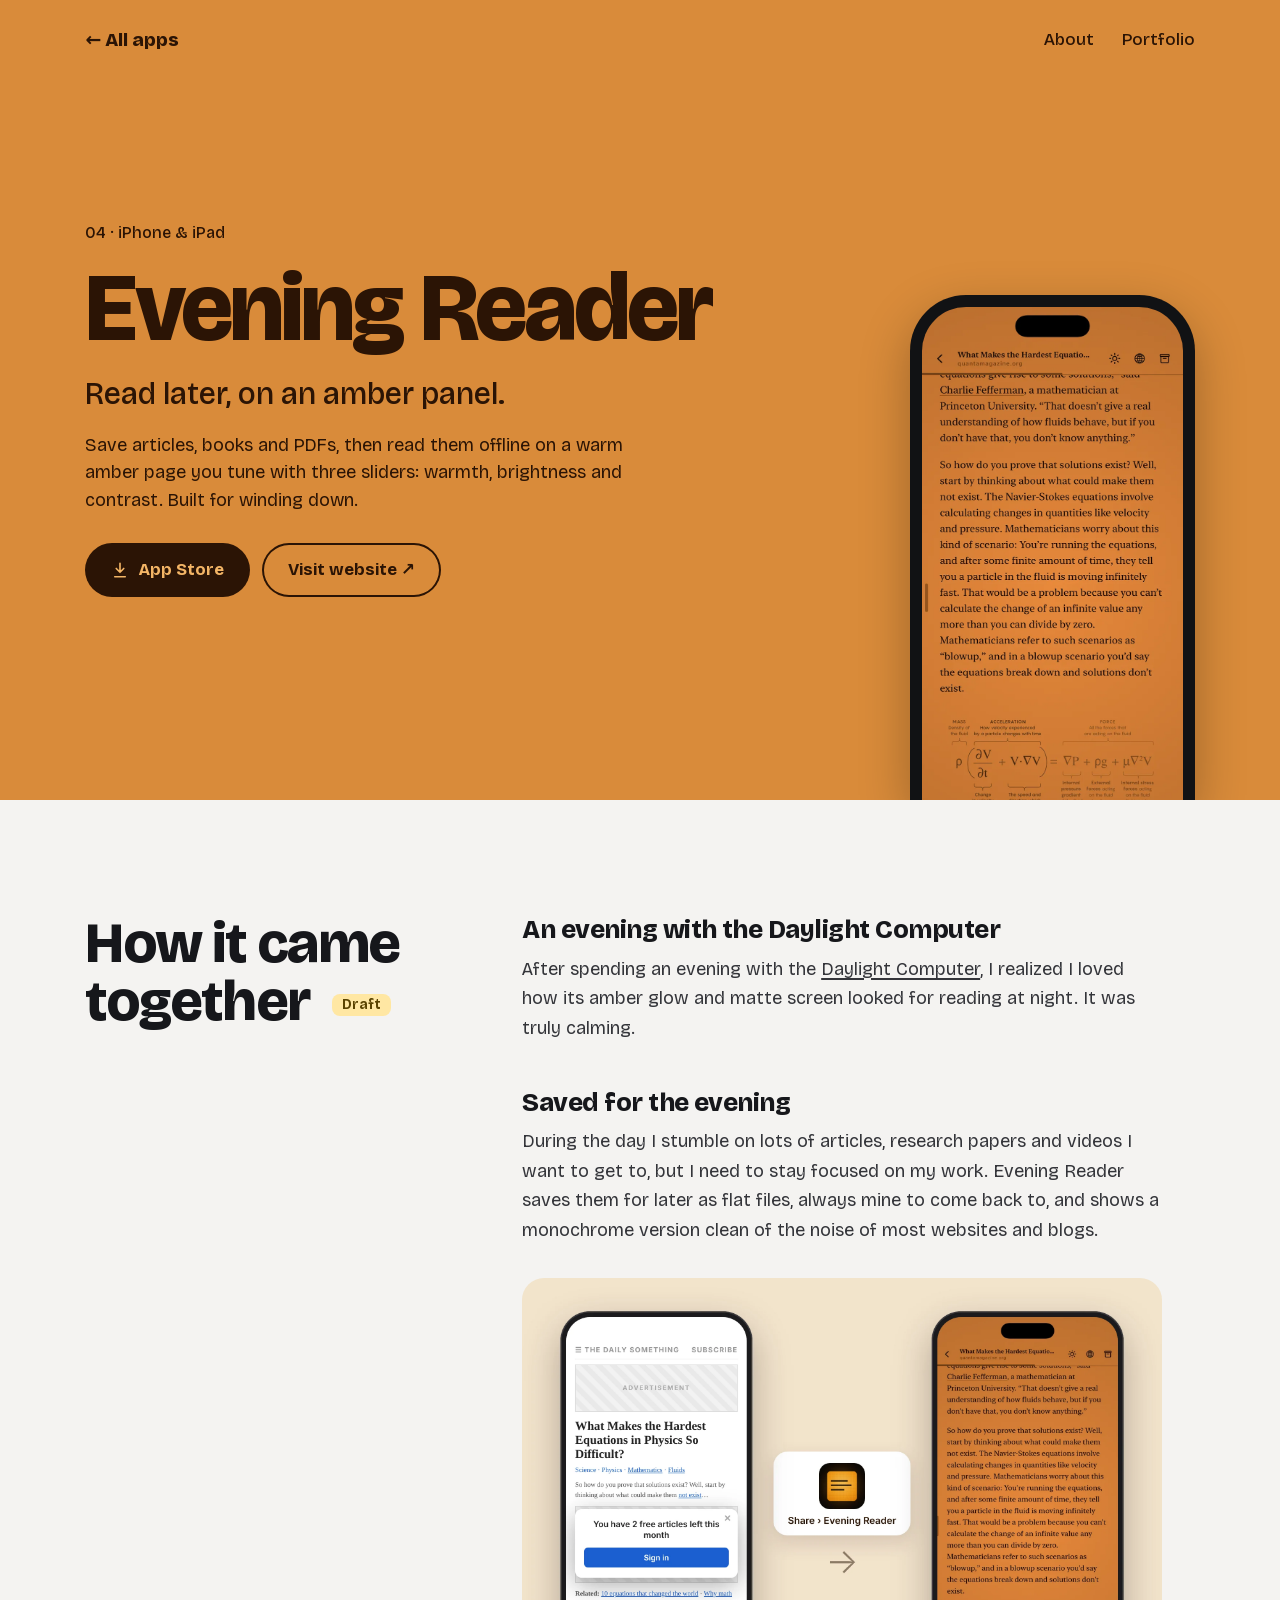
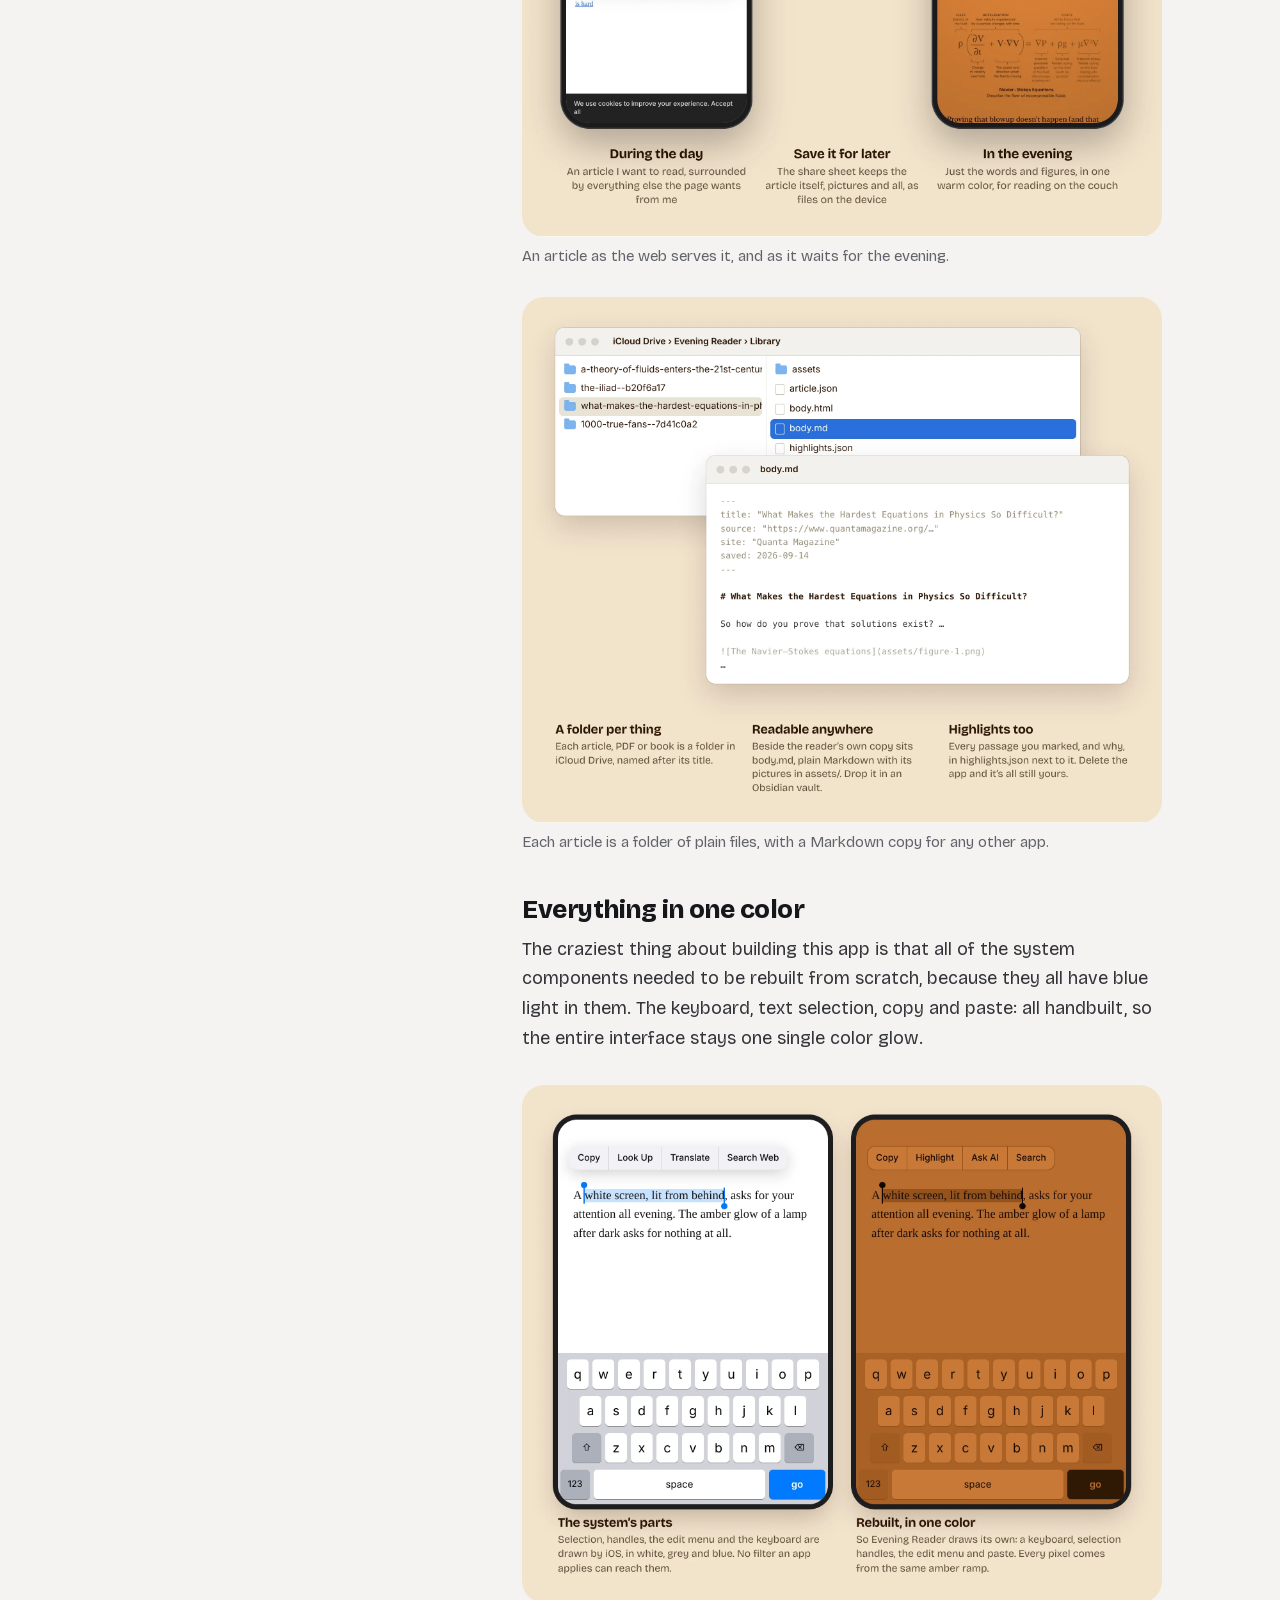
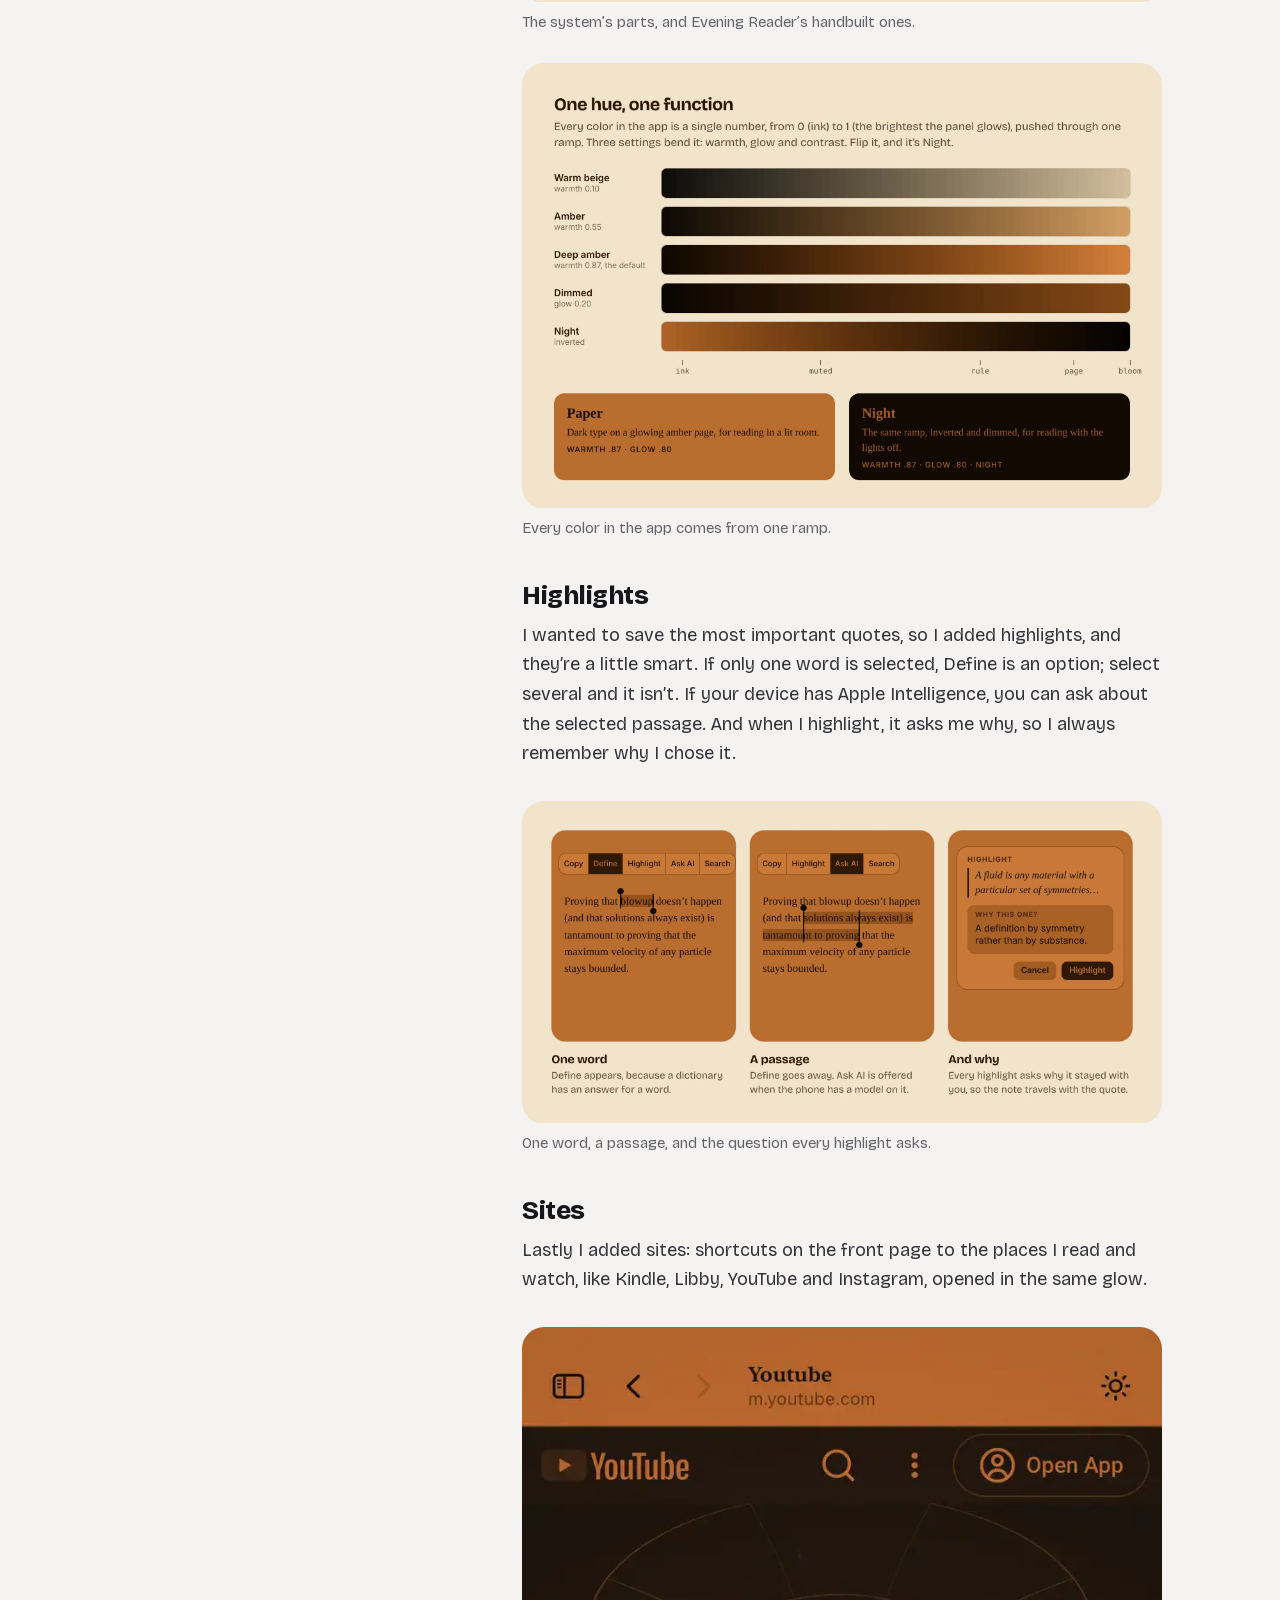
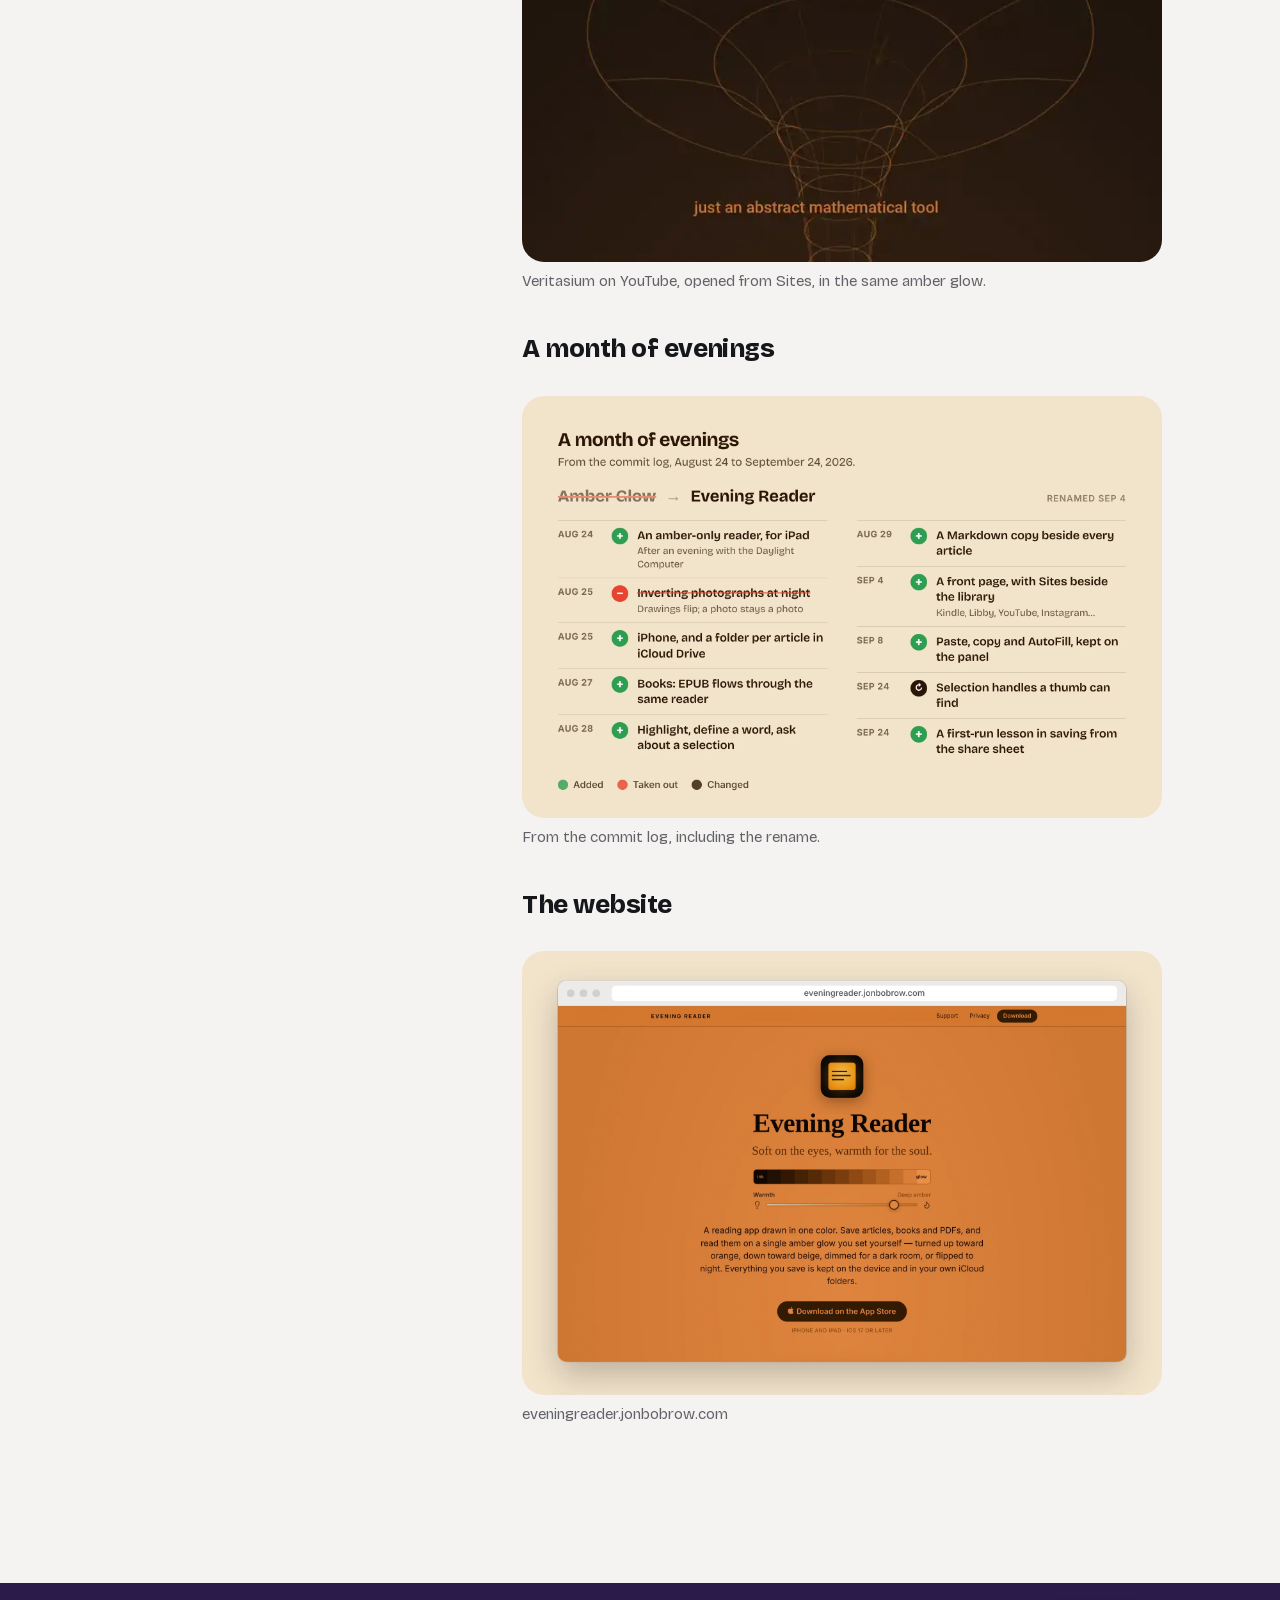
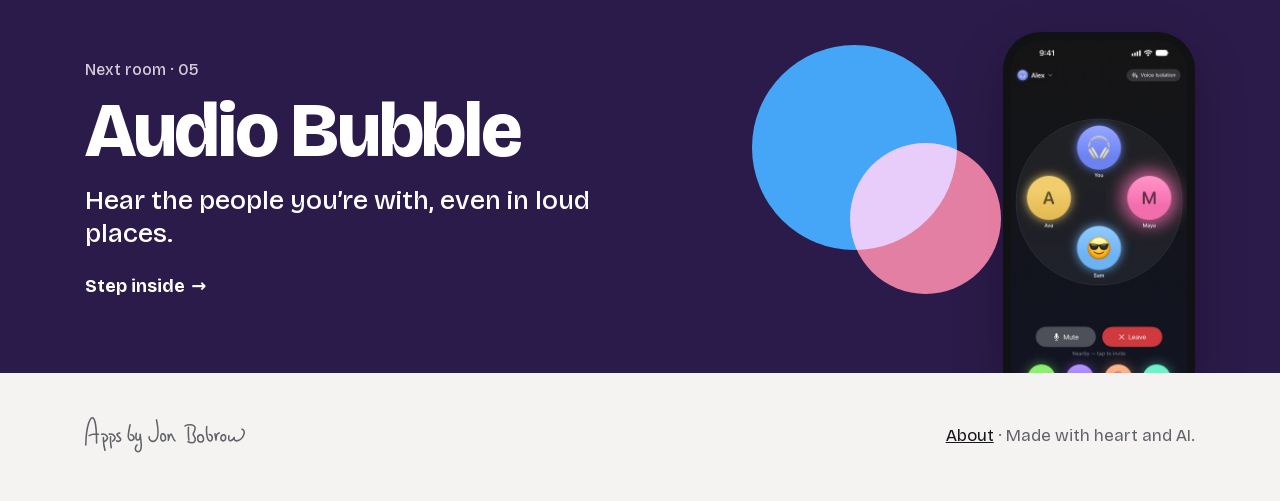
<file: evening-reader/index.html>
<!doctype html>
<html lang="en" data-page="app" data-app="evening-reader">
<head>
<meta charset="utf-8">
<meta name="viewport" content="width=device-width, initial-scale=1, viewport-fit=cover">
<title>Evening Reader · Jon Bobrow</title>
<meta name="description" content="Save articles, books and PDFs, then read them offline on a warm amber page you tune with three sliders: warmth, brightness and contrast. Built for winding down.">
<meta property="og:title" content="Evening Reader: Read later, on an amber panel.">
<meta property="og:description" content="Save articles, books and PDFs, then read them offline on a warm amber page you tune with three sliders: warmth, brightness and contrast. Built for winding down.">
<meta property="og:url" content="https://apps.jonbobrow.com/evening-reader/">
<meta property="og:image" content="https://apps.jonbobrow.com/assets/img/evening-reader/og.png">
<meta property="og:image:width" content="2400">
<meta property="og:image:height" content="1260">
<meta property="og:image:alt" content="Evening Reader: Soft on the eyes, warmth for the soul. An iPhone reading an article on a warm amber page.">
<meta property="og:type" content="website">
<meta name="twitter:card" content="summary_large_image">
<link rel="icon" href="../assets/img/favicon.svg" type="image/svg+xml">
<link rel="apple-touch-icon" href="../assets/img/evening-reader/icon.png">
<link rel="stylesheet" href="../assets/css/fonts.css">
<link rel="stylesheet" href="../assets/css/site.css">
<link rel="expect" href="#hero-end" blocking="render">
<script src="../assets/js/head.js"></script>
<script src="../assets/js/site.js" defer></script>
</head>
<body data-app="evening-reader">
<a class="skip" href="#main">Skip to content</a>

<header class="hero" data-app="evening-reader">
  <span class="hero-bg" data-vt="room" style="view-transition-name: room-evening-reader"></span>
  <div class="site-head" data-vt="nav" style="view-transition-name: hero-nav">
    <a class="brand" href="../#evening-reader">← All apps</a>
    <nav aria-label="Site"><a href="../about/">About</a><a href="https://jonathanbobrow.com">Portfolio</a></nav>
  </div>
  <div class="hero-inner">
    <div class="hero-copy">
      <span class="meta" data-vt="meta" style="view-transition-name: meta-evening-reader">04 · iPhone &amp; iPad</span>
      <h1 data-vt="title" style="view-transition-name: title-evening-reader">Evening Reader</h1>
      <div class="hero-rest" data-vt="rest" style="view-transition-name: hero-rest">
        <p class="tagline">Read later, on an amber panel.</p>
        <p class="desc">Save articles, books and PDFs, then read them offline on a warm amber page you tune with three sliders: warmth, brightness and contrast. Built for winding down.</p>
        <div class="actions"><a class="btn btn-primary" href="https://apps.apple.com/us/app/evening-reader/id6806076273"><svg viewBox="0 0 24 24" fill="none" stroke="currentColor" stroke-width="2.2" stroke-linecap="round" stroke-linejoin="round" aria-hidden="true"><path d="M12 3v12M7 10l5 5 5-5M5 21h14"/></svg>App Store</a><a class="btn btn-ghost" href="https://eveningreader.jonbobrow.com">Visit website ↗</a></div>
      </div>
    </div>
    <div class="hero-media"><span class="peek" data-vt="media" style="view-transition-name: media-evening-reader"><img decoding="sync" src="../assets/img/evening-reader/reader.webp" alt="An article in Evening Reader, with a diagram drawn as ink on the page"></span></div>
  </div>
</header>
<span id="hero-end"></span>

<main id="main">
  <!-- Hidden for now: "See it in use" (video) and "The details" (features). Remove this comment wrapper to bring them back.
  <section class="section media-section" aria-labelledby="use">
    <div class="section-head"><h2 id="use">See it in use</h2></div>
    <div class="stage"><div class="slot " data-src="../assets/media/evening-reader/demo" data-exts="mp4,webm" data-kind="video" data-alt=""><div class="slot-ph"><span>Demo video: save an article, read it, slide into night mode</span><code>assets/media/evening-reader/demo.mp4</code></div></div></div><div class="gallery"><figure class="shot"><img src="../assets/img/evening-reader/front.webp" alt="The front page: what you were reading and what just arrived" loading="lazy"></figure><figure class="shot"><img src="../assets/img/evening-reader/reader.webp" alt="An article with a figure drawn as ink" loading="lazy"></figure><figure class="shot"><img src="../assets/img/evening-reader/display.webp" alt="Display settings: warmth, brightness and contrast" loading="lazy"></figure><figure class="shot"><img src="../assets/img/evening-reader/highlight.webp" alt="A highlight with a note" loading="lazy"></figure><figure class="shot"><img src="../assets/img/evening-reader/book.webp" alt="A book on a beige page" loading="lazy"></figure><figure class="shot"><img src="../assets/img/evening-reader/browser.webp" alt="The built-in browser, in amber" loading="lazy"></figure><figure class="shot"><img src="../assets/img/evening-reader/night.webp" alt="The same reader at night" loading="lazy"></figure></div>
  </section>

  <section class="section" aria-labelledby="details">
    <div class="section-head"><h2 id="details">The details</h2></div>
    <div class="details"><figure class="card"><div class="slot card-media has-fallback" data-src="../assets/media/evening-reader/closeup-1" data-exts="mp4,webm" data-kind="video" data-alt=""><div class="slot-fallback"><img src="../assets/img/evening-reader/display.webp" alt="" loading="lazy"></div><div class="slot-ph badge"><span>Close-up loop, 4–8 s</span><code>assets/media/evening-reader/closeup-1.mp4</code></div></div><figcaption><h3>Three sliders</h3><p>Warmth, brightness and contrast, plus paper and night modes.</p></figcaption></figure><figure class="card"><div class="slot card-media has-fallback" data-src="../assets/media/evening-reader/closeup-2" data-exts="mp4,webm" data-kind="video" data-alt=""><div class="slot-fallback"><img src="../assets/img/evening-reader/night.webp" alt="" loading="lazy"></div><div class="slot-ph badge"><span>Close-up loop, 4–8 s</span><code>assets/media/evening-reader/closeup-2.mp4</code></div></div><figcaption><h3>Night mode</h3><p>Amber ink on near-black, for the last page before sleep.</p></figcaption></figure><figure class="card"><div class="slot card-media has-fallback" data-src="../assets/media/evening-reader/closeup-3" data-exts="mp4,webm" data-kind="video" data-alt=""><div class="slot-fallback"><img src="../assets/img/evening-reader/highlight.webp" alt="" loading="lazy"></div><div class="slot-ph badge"><span>Close-up loop, 4–8 s</span><code>assets/media/evening-reader/closeup-3.mp4</code></div></div><figcaption><h3>Highlights and notes</h3><p>Mark a passage, add a note, look up a word.</p></figcaption></figure></div>
  </section>
  -->

  <section class="section draft" aria-labelledby="story">
    <div class="story">
      <div class="story-head"><h2 id="story">How it came together <span class="draft-tag">Draft</span></h2></div>
      <div class="prose">
<h3>An evening with the Daylight Computer</h3>
<p>After spending an evening with the <a href="https://daylightcomputer.com/">Daylight Computer</a>, I realized I loved how its amber glow and matte screen looked for reading at night. It was truly calming.</p>
<h3>Saved for the evening</h3>
<p>During the day I stumble on lots of articles, research papers and videos I want to get to, but I need to stay focused on my work. Evening Reader saves them for later as flat files, always mine to come back to, and shows a monochrome version clean of the noise of most websites and blogs.</p>
<figure><div class="slot " data-src="../assets/media/evening-reader/process-4" data-exts="webp,jpg,png,gif" data-kind="image" data-alt="A cluttered article page, the Evening Reader share sheet, and the article in the amber reader"><div class="slot-ph"><span>Process image</span><code>assets/media/evening-reader/process-4.webp</code></div></div><figcaption>An article as the web serves it, and as it waits for the evening.</figcaption></figure>
<figure><div class="slot " data-src="../assets/media/evening-reader/process-3" data-exts="webp,jpg,png,gif" data-kind="image" data-alt="An article’s folder in iCloud Drive and its Markdown file open in a text editor"><div class="slot-ph"><span>Process image</span><code>assets/media/evening-reader/process-3.webp</code></div></div><figcaption>Each article is a folder of plain files, with a Markdown copy for any other app.</figcaption></figure>
<h3>Everything in one color</h3>
<p>The craziest thing about building this app is that all of the system components needed to be rebuilt from scratch, because they all have blue light in them. The keyboard, text selection, copy and paste: all handbuilt, so the entire interface stays one single color glow.</p>
<figure><div class="slot " data-src="../assets/media/evening-reader/process-1" data-exts="webp,jpg,png,gif" data-kind="image" data-alt="The iOS keyboard, selection and edit menu in white, grey and blue next to Evening Reader’s amber versions"><div class="slot-ph"><span>Process image</span><code>assets/media/evening-reader/process-1.webp</code></div></div><figcaption>The system’s parts, and Evening Reader’s handbuilt ones.</figcaption></figure>
<figure><div class="slot " data-src="../assets/media/evening-reader/process-5" data-exts="webp,jpg,png,gif" data-kind="image" data-alt="Five amber color ramps, from beige to deep amber to night"><div class="slot-ph"><span>Process image</span><code>assets/media/evening-reader/process-5.webp</code></div></div><figcaption>Every color in the app comes from one ramp.</figcaption></figure>
<h3>Highlights</h3>
<p>I wanted to save the most important quotes, so I added highlights, and they’re a little smart. If only one word is selected, Define is an option; select several and it isn’t. If your device has Apple Intelligence, you can ask about the selected passage. And when I highlight, it asks me why, so I always remember why I chose it.</p>
<figure><div class="slot " data-src="../assets/media/evening-reader/process-2" data-exts="webp,jpg,png,gif" data-kind="image" data-alt="The edit menu for one selected word, for a selected passage, and the highlight card asking why"><div class="slot-ph"><span>Process image</span><code>assets/media/evening-reader/process-2.webp</code></div></div><figcaption>One word, a passage, and the question every highlight asks.</figcaption></figure>
<h3>Sites</h3>
<p>Lastly I added sites: shortcuts on the front page to the places I read and watch, like Kindle, Libby, YouTube and Instagram, opened in the same glow.</p>
<figure><div class="slot " data-src="../assets/media/evening-reader/process-8" data-exts="webp,gif,png" data-kind="image" data-alt="Veritasium playing on YouTube inside Evening Reader, in amber"><div class="slot-ph"><span>Motion image: a screen recording of YouTube in Evening Reader</span><code>assets/media/evening-reader/process-8.webp</code></div></div><figcaption>Veritasium on YouTube, opened from Sites, in the same amber glow.</figcaption></figure>
<h3>A month of evenings</h3>
<figure><div class="slot " data-src="../assets/media/evening-reader/process-6" data-exts="webp,jpg,png,gif" data-kind="image" data-alt="A timeline of Evening Reader from August to September 2026"><div class="slot-ph"><span>Process image</span><code>assets/media/evening-reader/process-6.webp</code></div></div><figcaption>From the commit log, including the rename.</figcaption></figure>
<h3>The website</h3>
<figure><div class="slot " data-src="../assets/media/evening-reader/process-7" data-exts="webp,jpg,png,gif" data-kind="image" data-alt="The Evening Reader website"><div class="slot-ph"><span>Process image</span><code>assets/media/evening-reader/process-7.webp</code></div></div><figcaption>eveningreader.jonbobrow.com</figcaption></figure>
      </div>
    </div>
  </section>

  <nav class="next" aria-label="Next app">
<a class="room" data-app="audio-bubble" href="../audio-bubble/">
  <span class="room-bg" data-vt="room"></span>
  <span class="room-copy">
    <span class="meta" data-vt="meta">Next room · 05</span>
    <h2 data-vt="title">Audio Bubble</h2>
    <span class="room-rest" data-vt="rest">
      <span class="tagline">Hear the people you’re with, even in loud places.</span>
      <span class="cta">Step inside <span class="arr" aria-hidden="true">→</span></span>
    </span>
  </span>
  <span class="room-media"><span class="bubbles hide-sm" data-vt="extra" aria-hidden="true"><span class="b1"></span><span class="b2"></span></span><span class="peek" data-vt="media"><img src="../assets/img/audio-bubble/bubble.webp" alt=""></span></span>
</a>
  </nav>
</main>

<footer class="site-foot">
  <!-- "Apps by Jon Bobrow" in Jon's hand, the same drawing as the About screen in each app -->
  <a class="sig-link" href="../" aria-label="Apps by Jon Bobrow"><svg viewBox="0 0 3072.11 681.93" fill="none" stroke="currentColor" stroke-width="30" stroke-linecap="round" stroke-linejoin="round" aria-hidden="true"><path d="M1594.93,335.11c0,17.82,19.8,77.22,3.96,110.89 M1373.16,55.92c29.7,142.57,55.95,373.41-47.52,407.9-71.28,23.76-100.98-51.48-93.06-83.16 M1491.97,321.25c-45.54-3.96-56.51,138.61,9.9,138.61,73.26,0,47.85-133.59-9.9-138.61Z M2210.74,343.03c-72.62,9.68-56.39,142.67,9.9,138.61,97.02-5.94,49.5-146.53-9.9-138.61Z M2670.94,343.13c-64.18-8.02-87.35,95.19-26.56,112.77,66.28,19.16,73.26-106.93,26.56-112.77Z M1598.89,445.99c19.8-85.14,41.58-116.83,55.44-116.83s37.62,108.91,73.26,128.71 M1919.67,172.74c47.52-45.54,186.13-25.74,194.05,33.66,7.92,59.4-39.6,97.02-37.62,122.77s56.36,69.3,38.54,120.79-66.26,57.42-137.55,25.74 M1986.99,198.48c-5.94,47.52-1.98,209.89,7.92,241.57 M2337.47,182.64c-7.92,55.44-9.84,280.18,67.32,277.21,51.48-1.98,57.42-116.83-17.82-122.77 M2575.08,305.41c-35.64,13.86-59.4,27.56-59.4,134.65,0,9.9-15.84-93.06-19.8-116.83 M2866.15,392.53s-9.9,67.32,39.6,65.34c69.28-2.77,130.89-59.33,148.51-138.61,15.84-71.28-39.6-83.16-39.6-83.16 M2763.19,360.85c-7.92,49.5-1.85,92.77,17.82,95.04,51.48,5.94,85.14-63.36,85.14-63.36 M15,537.47C23.66,136.35,107.34,18.04,136.2,15.15c28.86-2.89,86.57,31.74,86.57,484.8 M80.58,356.55c65.34-37.62,178.21-25.74,178.21-25.74 M320.17,330.81c81.18-15.84,176.23,73.26,47.52,142.57 M466.7,328.83c81.18-15.84,160.39,71.28,67.32,134.65 M353.83,396.15c-5.94,104.95,29.7,241.57,29.7,241.57 M490.46,378.33c-5.94,104.95,13.86,211.87,13.86,211.87 M865.25,148.98c-11.88,49.5-26.16,130.64-33.66,199.99-7.92,73.26,38.68,123.77,86.2,90.1s12.8-101.98-40.66-98.06 M999.9,537.08c-35.64,27.72-53.4,109.67,2.96,126.69,69.81,21.08,80.2-67.28,76.24-138.57s-19.8-194.05-19.8-194.05 M1059.3,331.15c1.98,75.24-9.9,118.81-51.48,110.89s-31.68-85.14-23.76-128.71 M667.65,308.05c-45.54,7.92-55.44,17.82-53.46,33.66s61.38,49.5,69.3,81.18c7.92,31.68-39.6,61.38-77.22,33.66"/></svg></a>
  <p><a href="../about/">About</a> · Made with heart and AI.</p>
</footer>
</body>
</html>
</file>
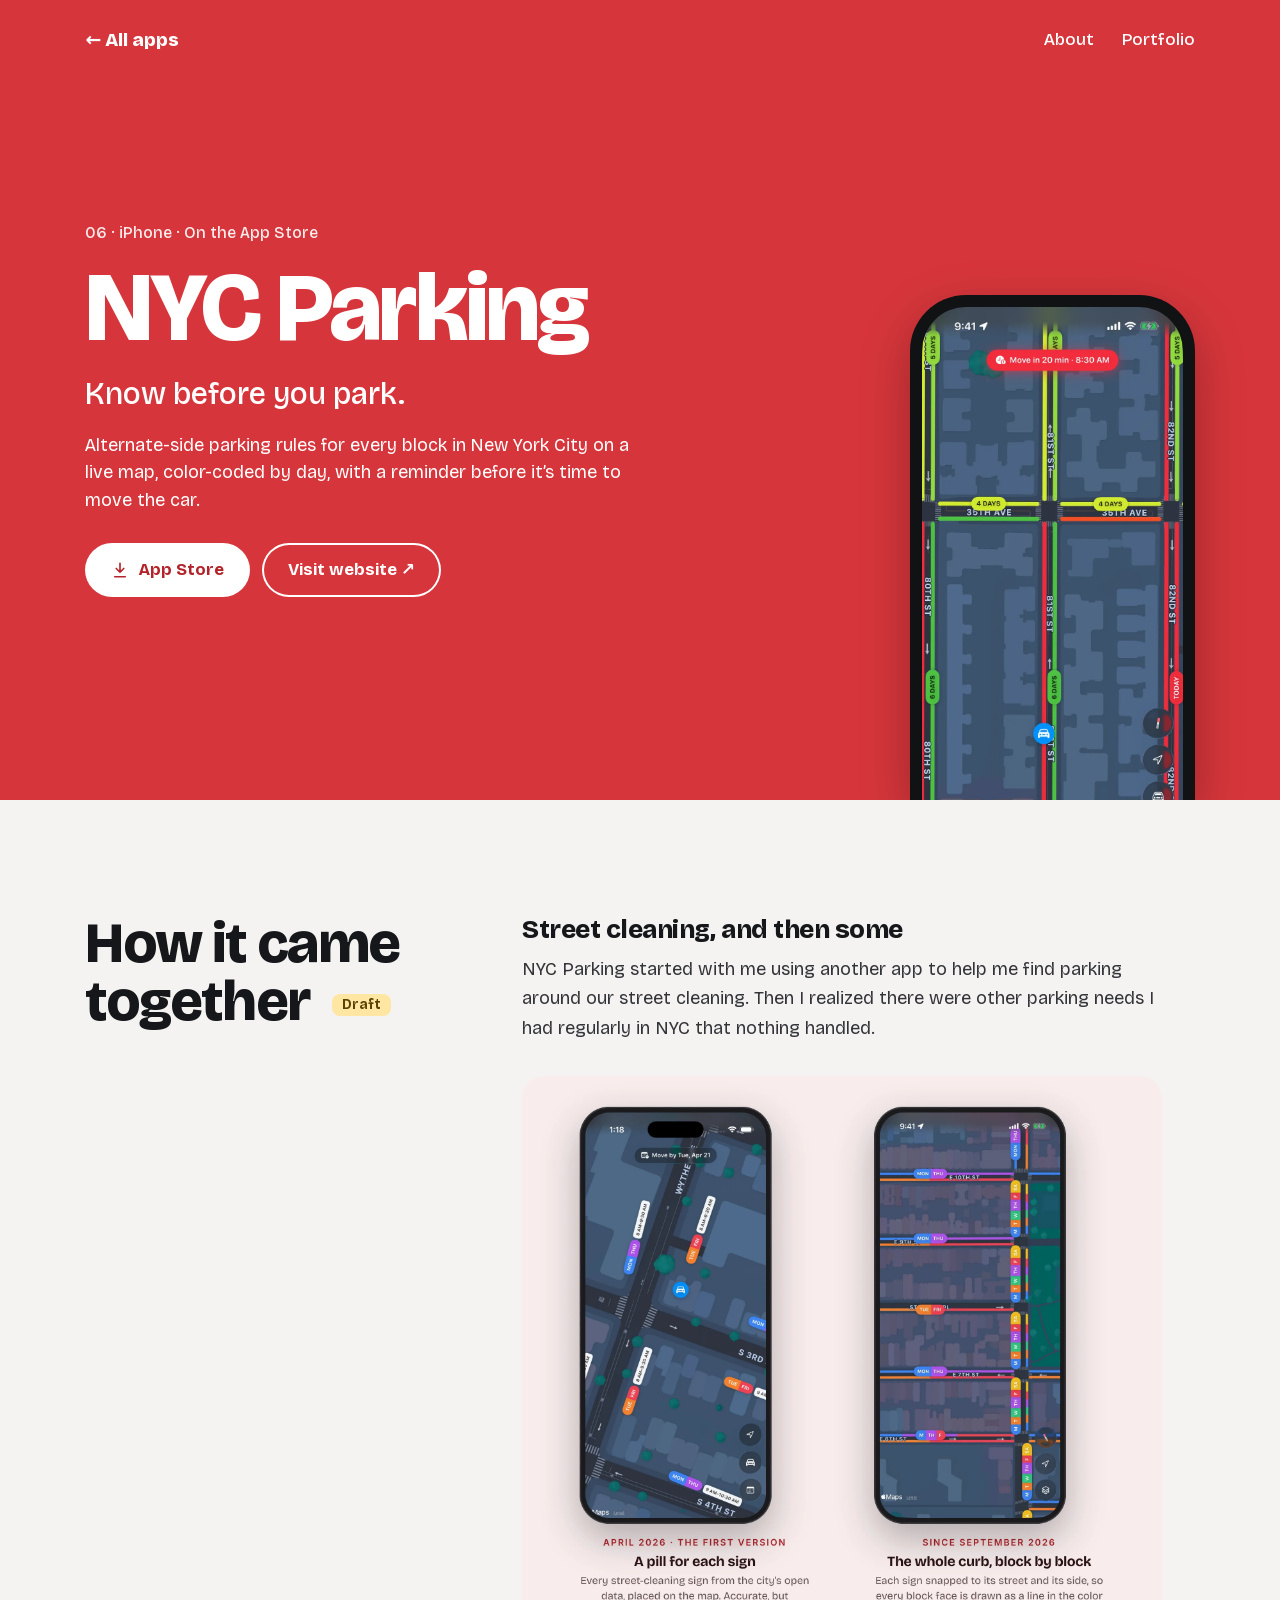
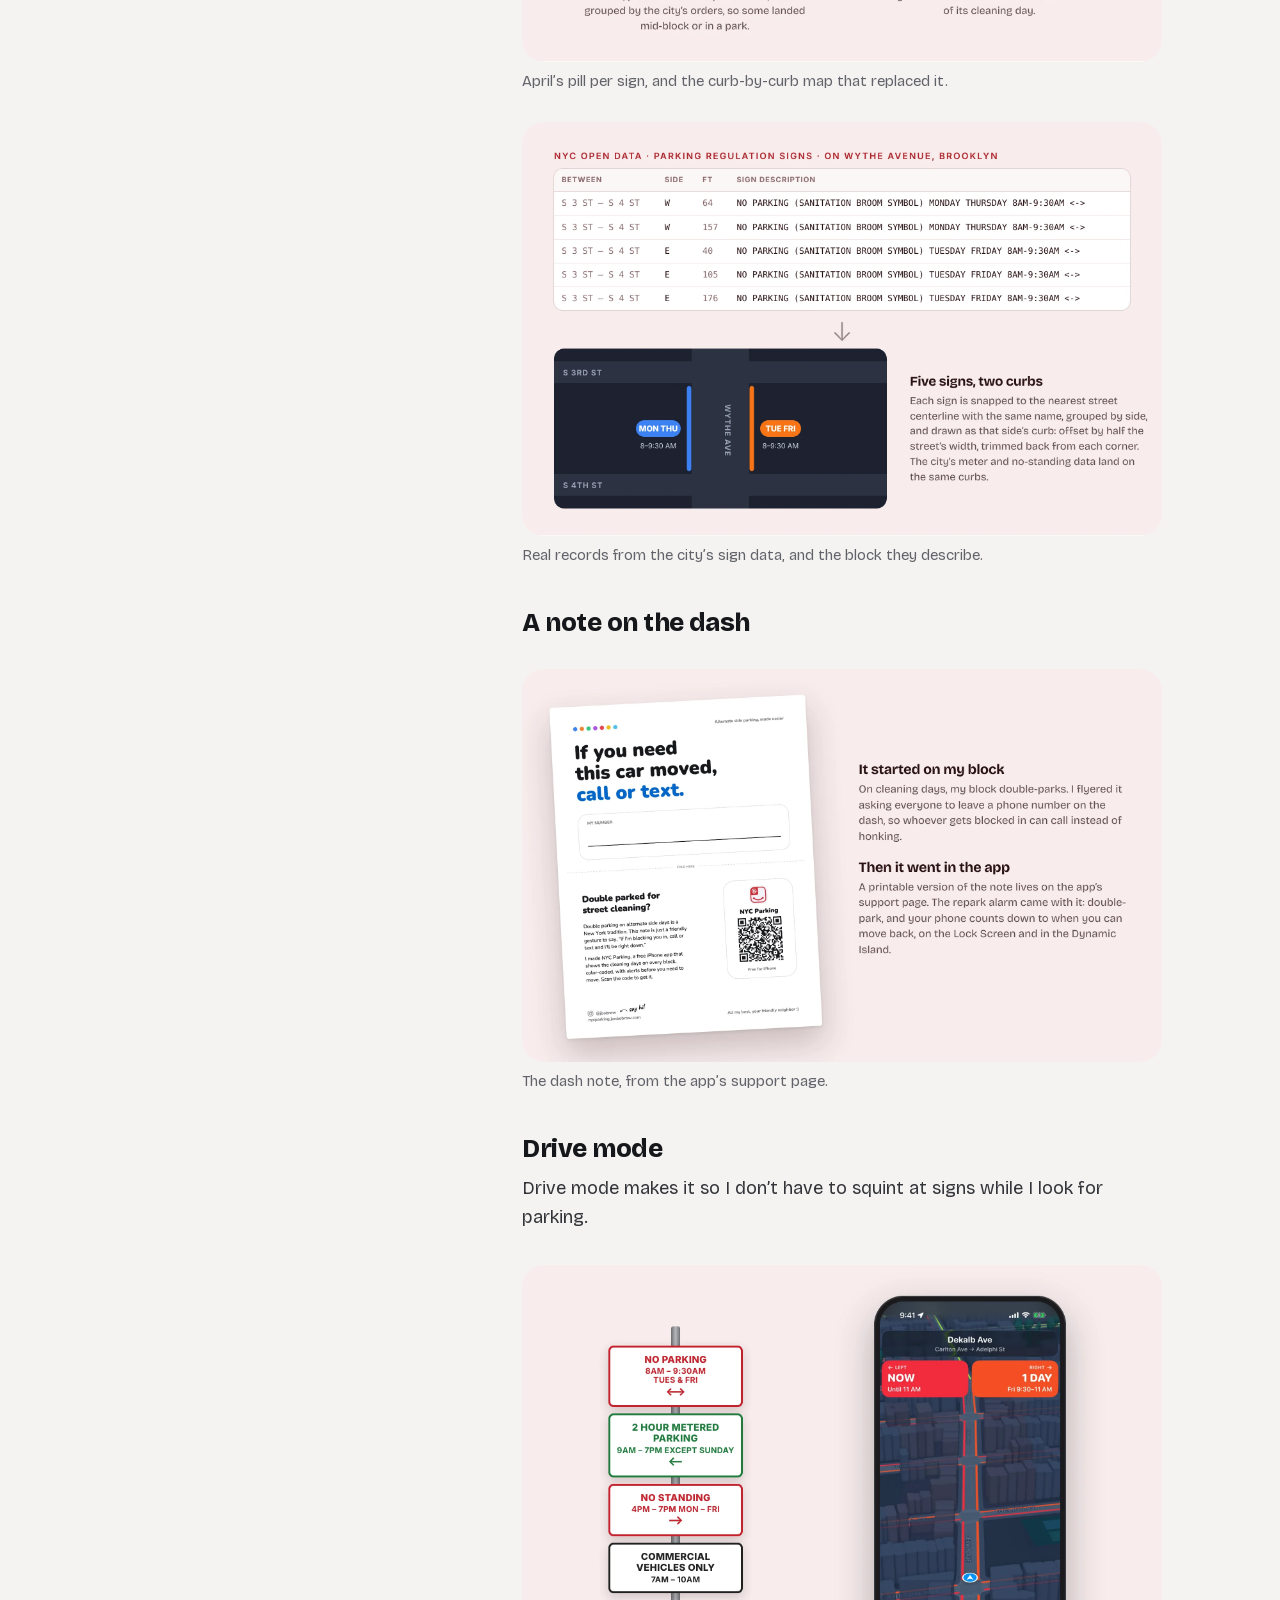
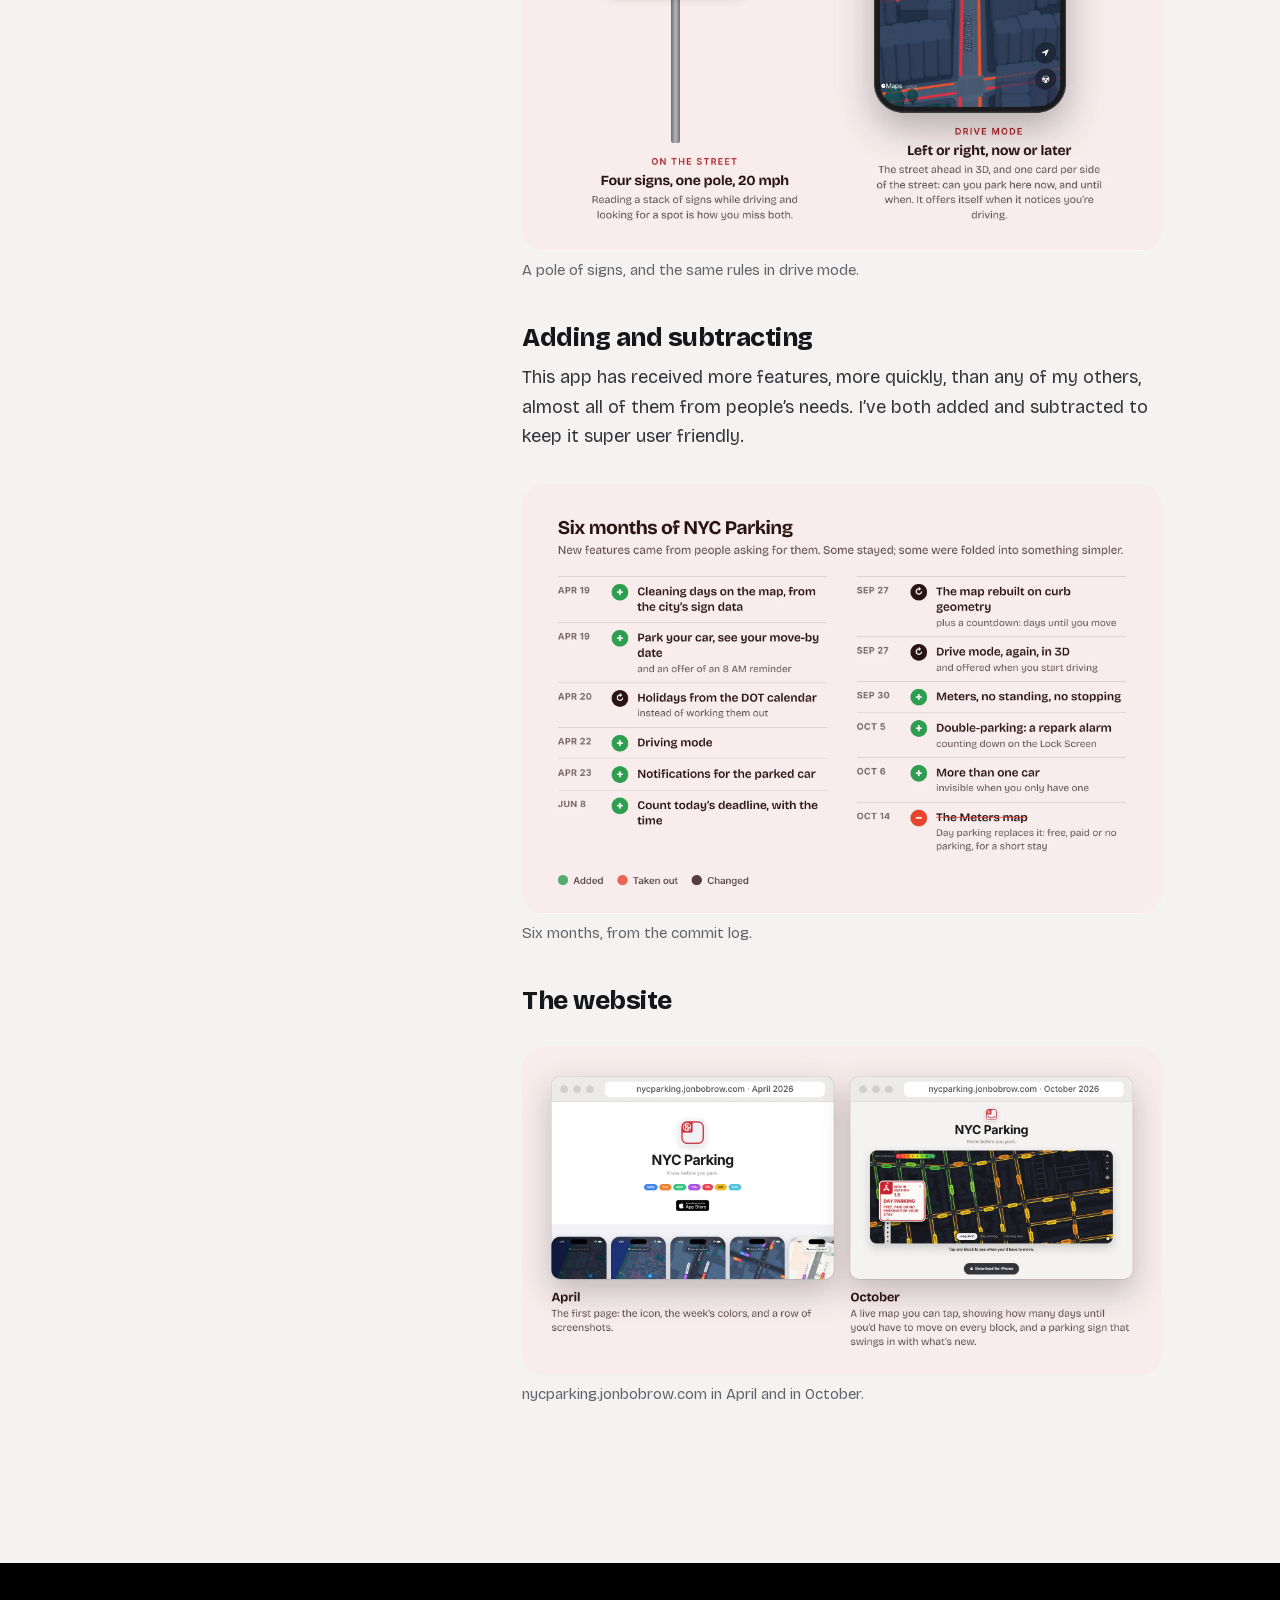
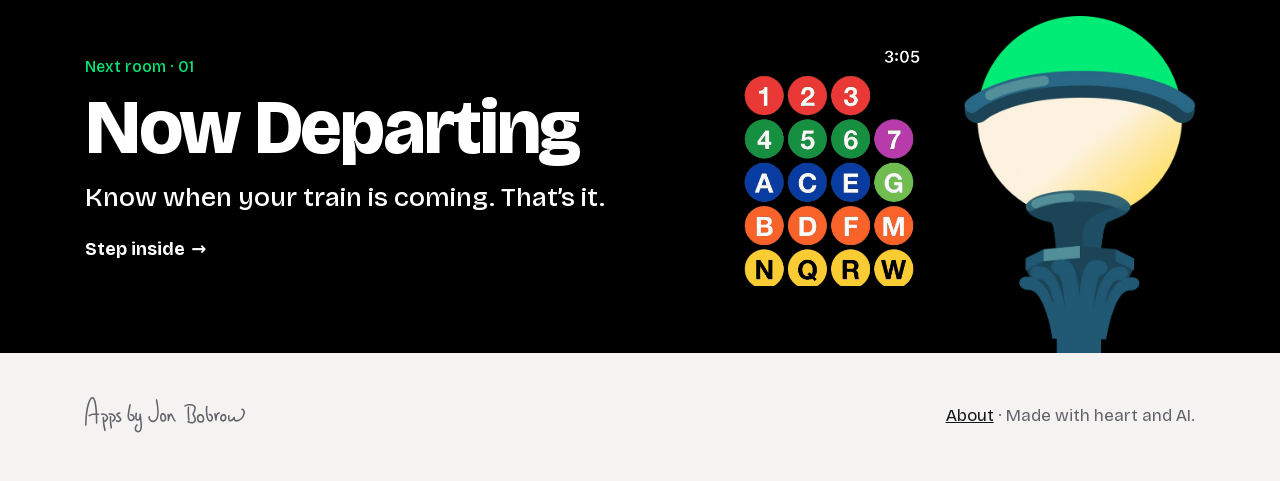
<file: nyc-parking/index.html>
<!doctype html>
<html lang="en" data-page="app" data-app="nyc-parking">
<head>
<meta charset="utf-8">
<meta name="viewport" content="width=device-width, initial-scale=1, viewport-fit=cover">
<title>NYC Parking · Jon Bobrow</title>
<meta name="description" content="Alternate-side parking rules for every block in New York City on a live map, color-coded by day, with a reminder before it’s time to move the car.">
<meta property="og:title" content="NYC Parking: Know before you park.">
<meta property="og:description" content="Alternate-side parking rules for every block in New York City on a live map, color-coded by day, with a reminder before it’s time to move the car.">
<meta property="og:url" content="https://apps.jonbobrow.com/nyc-parking/">
<meta property="og:image" content="https://apps.jonbobrow.com/assets/img/nyc-parking/og.png">
<meta property="og:image:width" content="2400">
<meta property="og:image:height" content="1260">
<meta property="og:image:alt" content="NYC Parking: Know before you park. An iPhone driving down DeKalb Ave, showing 1 day until street cleaning on the left side and 2 days on the right.">
<meta property="og:type" content="website">
<meta name="twitter:card" content="summary_large_image">
<link rel="icon" href="../assets/img/favicon.svg" type="image/svg+xml">
<link rel="apple-touch-icon" href="../assets/img/nyc-parking/icon.png">
<link rel="stylesheet" href="../assets/css/fonts.css">
<link rel="stylesheet" href="../assets/css/site.css">
<link rel="expect" href="#hero-end" blocking="render">
<script src="../assets/js/head.js"></script>
<script src="../assets/js/site.js" defer></script>
</head>
<body data-app="nyc-parking">
<a class="skip" href="#main">Skip to content</a>

<header class="hero" data-app="nyc-parking">
  <span class="hero-bg" data-vt="room" style="view-transition-name: room-nyc-parking"></span>
  <div class="site-head" data-vt="nav" style="view-transition-name: hero-nav">
    <a class="brand" href="../#nyc-parking">← All apps</a>
    <nav aria-label="Site"><a href="../about/">About</a><a href="https://jonathanbobrow.com">Portfolio</a></nav>
  </div>
  <div class="hero-inner">
    <div class="hero-copy">
      <span class="meta" data-vt="meta" style="view-transition-name: meta-nyc-parking">06 · iPhone · On the App Store</span>
      <h1 data-vt="title" style="view-transition-name: title-nyc-parking">NYC Parking</h1>
      <div class="hero-rest" data-vt="rest" style="view-transition-name: hero-rest">
        <p class="tagline">Know before you park.</p>
        <p class="desc">Alternate-side parking rules for every block in New York City on a live map, color-coded by day, with a reminder before it’s time to move the car.</p>
        <div class="actions"><a class="btn btn-primary" href="https://apps.apple.com/app/id6762587893"><svg viewBox="0 0 24 24" fill="none" stroke="currentColor" stroke-width="2.2" stroke-linecap="round" stroke-linejoin="round" aria-hidden="true"><path d="M12 3v12M7 10l5 5 5-5M5 21h14"/></svg>App Store</a><a class="btn btn-ghost" href="https://nycparking.jonbobrow.com">Visit website ↗</a></div>
      </div>
    </div>
    <div class="hero-media"><span class="peek" data-vt="media" style="view-transition-name: media-nyc-parking"><img decoding="sync" src="../assets/img/nyc-parking/countdown.webp" alt="NYC Parking showing when you need to move your car"></span></div>
  </div>
</header>
<span id="hero-end"></span>

<main id="main">
  <!-- Hidden for now: "See it in use" (video) and "The details" (features). Remove this comment wrapper to bring them back.
  <section class="section media-section" aria-labelledby="use">
    <div class="section-head"><h2 id="use">See it in use</h2></div>
    <div class="stage"><div class="slot " data-src="../assets/media/nyc-parking/demo" data-exts="mp4,webm" data-kind="video" data-alt=""><div class="slot-ph"><span>Demo video: find a spot, park, get the reminder</span><code>assets/media/nyc-parking/demo.mp4</code></div></div></div><div class="gallery"><figure class="shot"><img src="../assets/img/nyc-parking/map.webp" alt="The map, with your car and the next move time" loading="lazy"></figure><figure class="shot"><img src="../assets/img/nyc-parking/countdown.webp" alt="Countdown mode, coloring blocks by how soon you’d move" loading="lazy"></figure><figure class="shot"><img src="../assets/img/nyc-parking/days.webp" alt="Cleaning days, color-coded along each curb" loading="lazy"></figure><figure class="shot"><img src="../assets/img/nyc-parking/block.webp" alt="Block details and Park Here" loading="lazy"></figure><figure class="shot"><img src="../assets/img/nyc-parking/holidays.webp" alt="ASP holidays" loading="lazy"></figure><figure class="shot"><img src="../assets/img/nyc-parking/drive.webp" alt="Drive mode" loading="lazy"></figure></div>
  </section>

  <section class="section" aria-labelledby="details">
    <div class="section-head"><h2 id="details">The details</h2></div>
    <div class="details"><figure class="card"><div class="slot card-media has-fallback" data-src="../assets/media/nyc-parking/closeup-1" data-exts="mp4,webm" data-kind="video" data-alt=""><div class="slot-fallback"><img src="../assets/img/nyc-parking/days.webp" alt="" loading="lazy"></div><div class="slot-ph badge"><span>Close-up loop, 4–8 s</span><code>assets/media/nyc-parking/closeup-1.mp4</code></div></div><figcaption><h3>Every block, color-coded</h3><p>Each color is a day of the week. Zoom in to see the times.</p></figcaption></figure><figure class="card"><div class="slot card-media has-fallback" data-src="../assets/media/nyc-parking/closeup-2" data-exts="mp4,webm" data-kind="video" data-alt=""><div class="slot-fallback"><img src="../assets/img/nyc-parking/block.webp" alt="" loading="lazy"></div><div class="slot-ph badge"><span>Close-up loop, 4–8 s</span><code>assets/media/nyc-parking/closeup-2.mp4</code></div></div><figcaption><h3>Park here</h3><p>Tap a block to mark your car and see the next day you need to move.</p></figcaption></figure><figure class="card"><div class="slot card-media has-fallback" data-src="../assets/media/nyc-parking/closeup-3" data-exts="mp4,webm" data-kind="video" data-alt=""><div class="slot-fallback"><img src="../assets/img/nyc-parking/holidays.webp" alt="" loading="lazy"></div><div class="slot-ph badge"><span>Close-up loop, 4–8 s</span><code>assets/media/nyc-parking/closeup-3.mp4</code></div></div><figcaption><h3>Holiday aware</h3><p>It knows the ASP holiday calendar and skips ahead to the next real cleaning day.</p></figcaption></figure></div>
  </section>
  -->

  <section class="section draft" aria-labelledby="story">
    <div class="story">
      <div class="story-head"><h2 id="story">How it came together <span class="draft-tag">Draft</span></h2></div>
      <div class="prose">
<h3>Street cleaning, and then some</h3>
<p>NYC Parking started with me using another app to help me find parking around our street cleaning. Then I realized there were other parking needs I had regularly in NYC that nothing handled.</p>
<figure><div class="slot " data-src="../assets/media/nyc-parking/process-1" data-exts="webp,jpg,png,gif" data-kind="image" data-alt="The first version with a pill for each parking sign next to the current version drawing each curb in color"><div class="slot-ph"><span>Process image</span><code>assets/media/nyc-parking/process-1.webp</code></div></div><figcaption>April’s pill per sign, and the curb-by-curb map that replaced it.</figcaption></figure>
<figure><div class="slot " data-src="../assets/media/nyc-parking/process-2" data-exts="webp,jpg,png,gif" data-kind="image" data-alt="Five parking sign records from NYC Open Data becoming two colored curbs on a block of Wythe Avenue"><div class="slot-ph"><span>Process image</span><code>assets/media/nyc-parking/process-2.webp</code></div></div><figcaption>Real records from the city’s sign data, and the block they describe.</figcaption></figure>
<h3>A note on the dash</h3>
<figure><div class="slot " data-src="../assets/media/nyc-parking/process-3" data-exts="webp,jpg,png,gif" data-kind="image" data-alt="The printable NYC Parking dash note asking people to call or text to have a car moved"><div class="slot-ph"><span>Process image</span><code>assets/media/nyc-parking/process-3.webp</code></div></div><figcaption>The dash note, from the app’s support page.</figcaption></figure>
<h3>Drive mode</h3>
<p>Drive mode makes it so I don’t have to squint at signs while I look for parking.</p>
<figure><div class="slot " data-src="../assets/media/nyc-parking/process-4" data-exts="webp,jpg,png,gif" data-kind="image" data-alt="A pole with four parking signs next to the app’s drive mode"><div class="slot-ph"><span>Process image</span><code>assets/media/nyc-parking/process-4.webp</code></div></div><figcaption>A pole of signs, and the same rules in drive mode.</figcaption></figure>
<h3>Adding and subtracting</h3>
<p>This app has received more features, more quickly, than any of my others, almost all of them from people’s needs. I’ve both added and subtracted to keep it super user friendly.</p>
<figure><div class="slot " data-src="../assets/media/nyc-parking/process-5" data-exts="webp,jpg,png,gif" data-kind="image" data-alt="A timeline of NYC Parking features added, changed and removed in 2026"><div class="slot-ph"><span>Process image</span><code>assets/media/nyc-parking/process-5.webp</code></div></div><figcaption>Six months, from the commit log.</figcaption></figure>
<h3>The website</h3>
<figure><div class="slot " data-src="../assets/media/nyc-parking/process-6" data-exts="webp,jpg,png,gif" data-kind="image" data-alt="The NYC Parking website in April 2026 and in October 2026"><div class="slot-ph"><span>Process image</span><code>assets/media/nyc-parking/process-6.webp</code></div></div><figcaption>nycparking.jonbobrow.com in April and in October.</figcaption></figure>
      </div>
    </div>
  </section>

  <nav class="next" aria-label="Next app">
<a class="room" data-app="now-departing" href="../now-departing/">
  <span class="room-bg" data-vt="room"></span>
  <span class="room-copy">
    <span class="meta" data-vt="meta">Next room · 01</span>
    <h2 data-vt="title">Now Departing</h2>
    <span class="room-rest" data-vt="rest">
      <span class="tagline">Know when your train is coming. That’s it.</span>
      <span class="cta">Step inside <span class="arr" aria-hidden="true">→</span></span>
    </span>
  </span>
  <span class="room-media"><video class="watch hide-sm" data-vt="extra" autoplay muted loop playsinline preload="metadata" poster="../assets/img/now-departing/watch-poster.png" aria-hidden="true"><source src="../assets/video/now-departing-watch.mp4" type="video/mp4"></video><img class="globe low" data-vt="media" src="../assets/img/now-departing/globe.webp" width="545" height="800" alt=""></span>
</a>
  </nav>
</main>

<footer class="site-foot">
  <!-- "Apps by Jon Bobrow" in Jon's hand, the same drawing as the About screen in each app -->
  <a class="sig-link" href="../" aria-label="Apps by Jon Bobrow"><svg viewBox="0 0 3072.11 681.93" fill="none" stroke="currentColor" stroke-width="30" stroke-linecap="round" stroke-linejoin="round" aria-hidden="true"><path d="M1594.93,335.11c0,17.82,19.8,77.22,3.96,110.89 M1373.16,55.92c29.7,142.57,55.95,373.41-47.52,407.9-71.28,23.76-100.98-51.48-93.06-83.16 M1491.97,321.25c-45.54-3.96-56.51,138.61,9.9,138.61,73.26,0,47.85-133.59-9.9-138.61Z M2210.74,343.03c-72.62,9.68-56.39,142.67,9.9,138.61,97.02-5.94,49.5-146.53-9.9-138.61Z M2670.94,343.13c-64.18-8.02-87.35,95.19-26.56,112.77,66.28,19.16,73.26-106.93,26.56-112.77Z M1598.89,445.99c19.8-85.14,41.58-116.83,55.44-116.83s37.62,108.91,73.26,128.71 M1919.67,172.74c47.52-45.54,186.13-25.74,194.05,33.66,7.92,59.4-39.6,97.02-37.62,122.77s56.36,69.3,38.54,120.79-66.26,57.42-137.55,25.74 M1986.99,198.48c-5.94,47.52-1.98,209.89,7.92,241.57 M2337.47,182.64c-7.92,55.44-9.84,280.18,67.32,277.21,51.48-1.98,57.42-116.83-17.82-122.77 M2575.08,305.41c-35.64,13.86-59.4,27.56-59.4,134.65,0,9.9-15.84-93.06-19.8-116.83 M2866.15,392.53s-9.9,67.32,39.6,65.34c69.28-2.77,130.89-59.33,148.51-138.61,15.84-71.28-39.6-83.16-39.6-83.16 M2763.19,360.85c-7.92,49.5-1.85,92.77,17.82,95.04,51.48,5.94,85.14-63.36,85.14-63.36 M15,537.47C23.66,136.35,107.34,18.04,136.2,15.15c28.86-2.89,86.57,31.74,86.57,484.8 M80.58,356.55c65.34-37.62,178.21-25.74,178.21-25.74 M320.17,330.81c81.18-15.84,176.23,73.26,47.52,142.57 M466.7,328.83c81.18-15.84,160.39,71.28,67.32,134.65 M353.83,396.15c-5.94,104.95,29.7,241.57,29.7,241.57 M490.46,378.33c-5.94,104.95,13.86,211.87,13.86,211.87 M865.25,148.98c-11.88,49.5-26.16,130.64-33.66,199.99-7.92,73.26,38.68,123.77,86.2,90.1s12.8-101.98-40.66-98.06 M999.9,537.08c-35.64,27.72-53.4,109.67,2.96,126.69,69.81,21.08,80.2-67.28,76.24-138.57s-19.8-194.05-19.8-194.05 M1059.3,331.15c1.98,75.24-9.9,118.81-51.48,110.89s-31.68-85.14-23.76-128.71 M667.65,308.05c-45.54,7.92-55.44,17.82-53.46,33.66s61.38,49.5,69.3,81.18c7.92,31.68-39.6,61.38-77.22,33.66"/></svg></a>
  <p><a href="../about/">About</a> · Made with heart and AI.</p>
</footer>
</body>
</html>
</file>
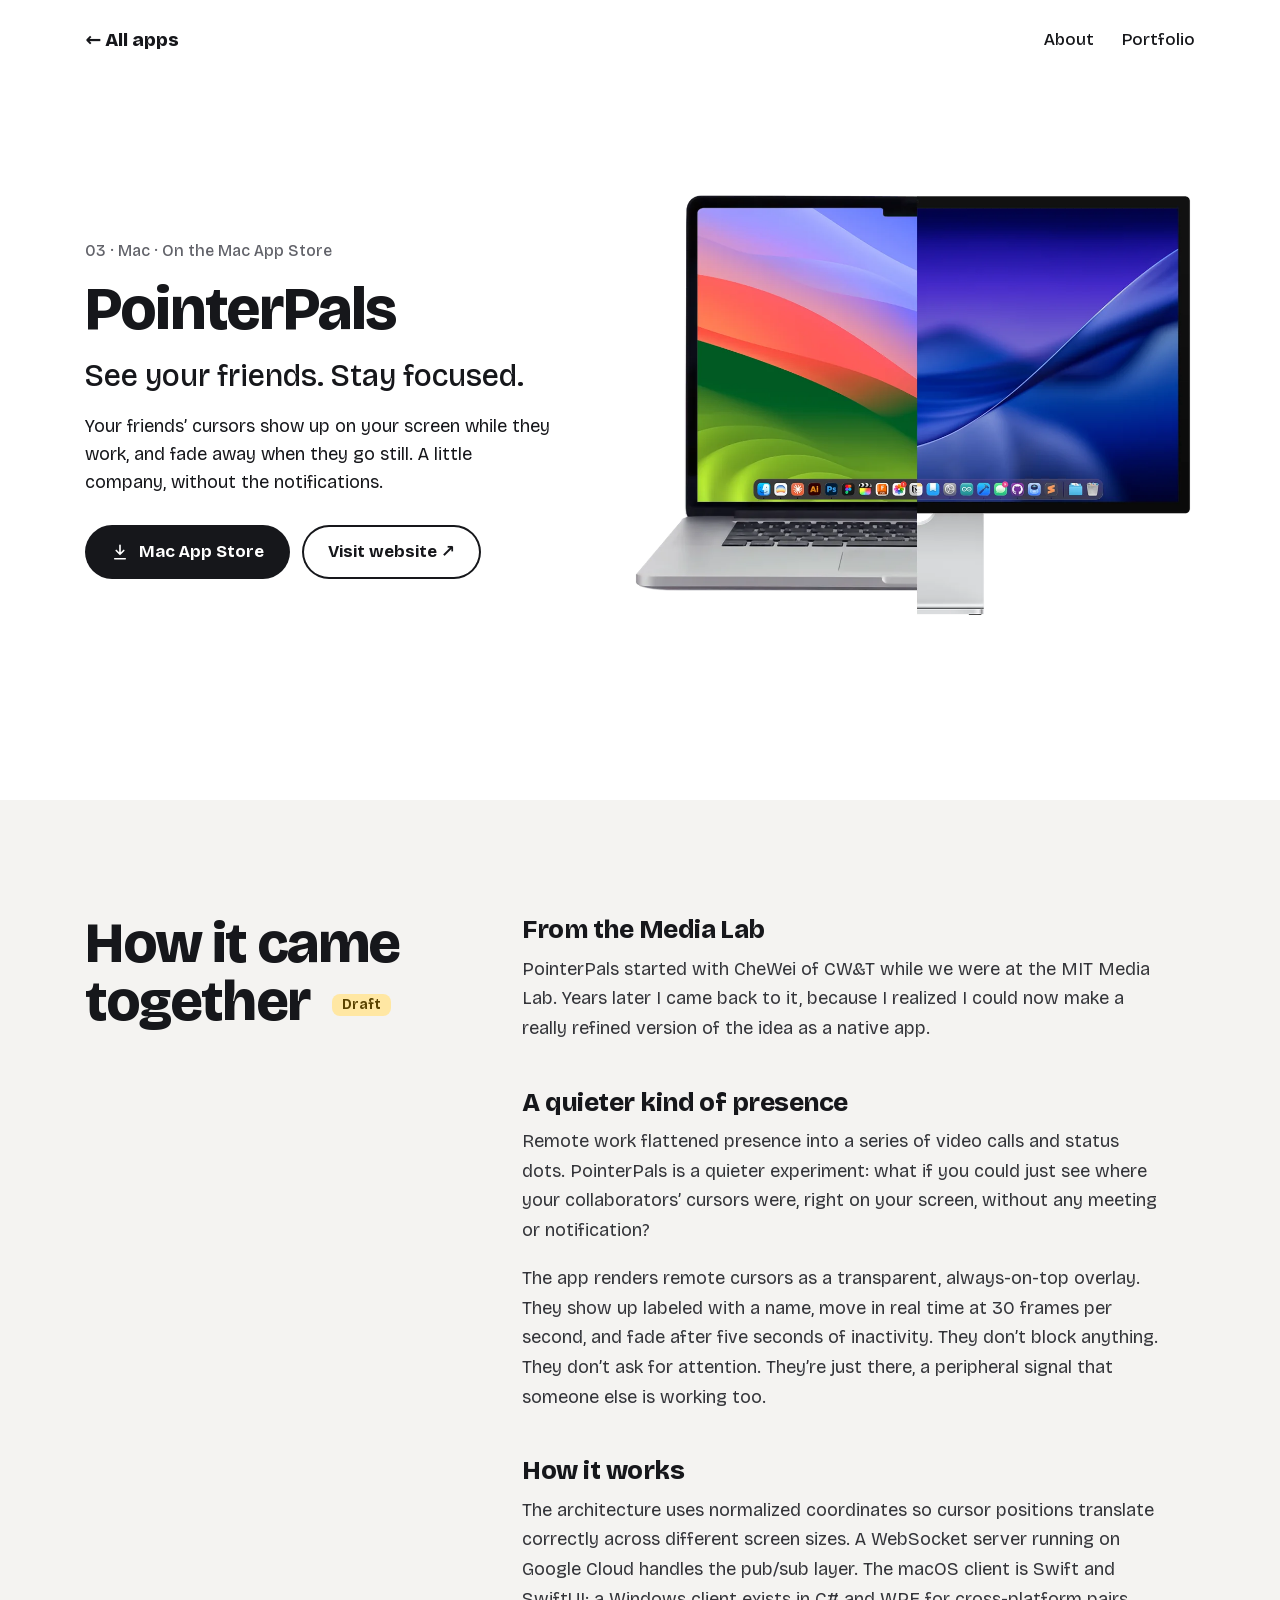
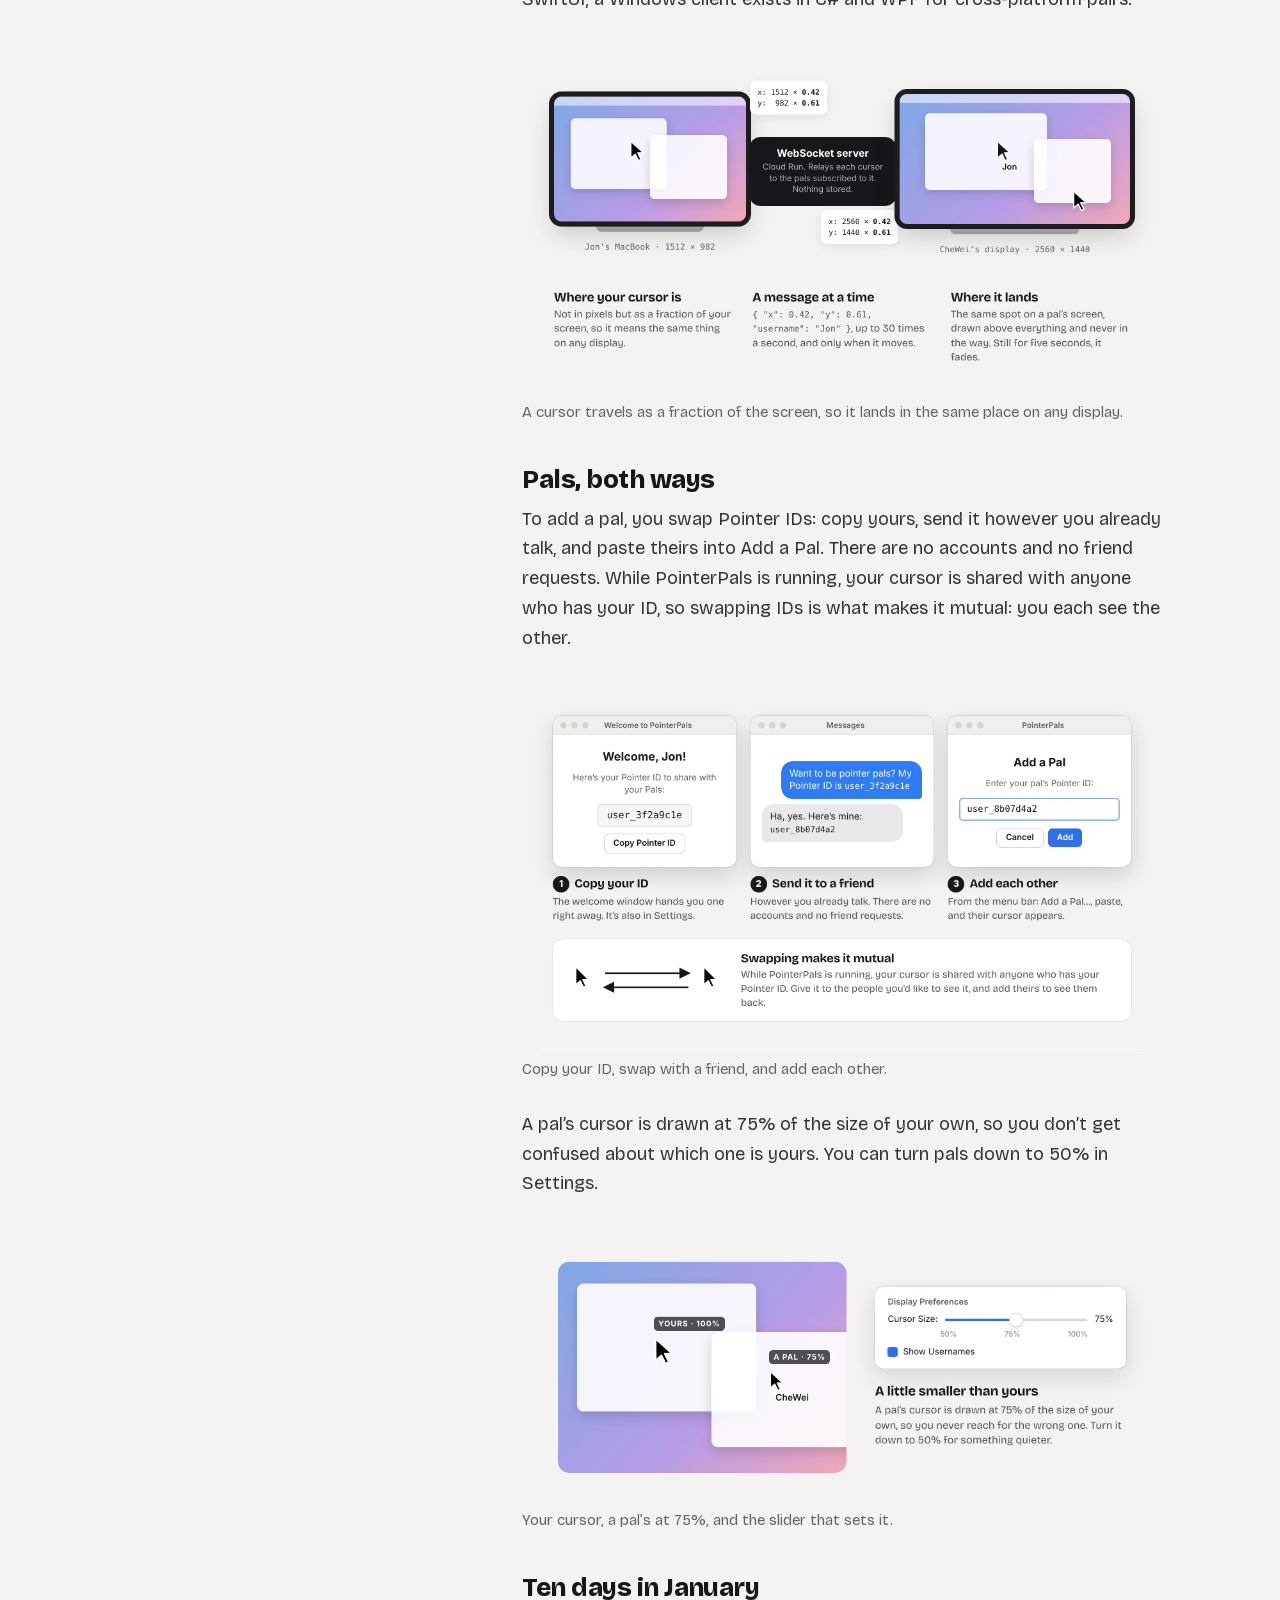
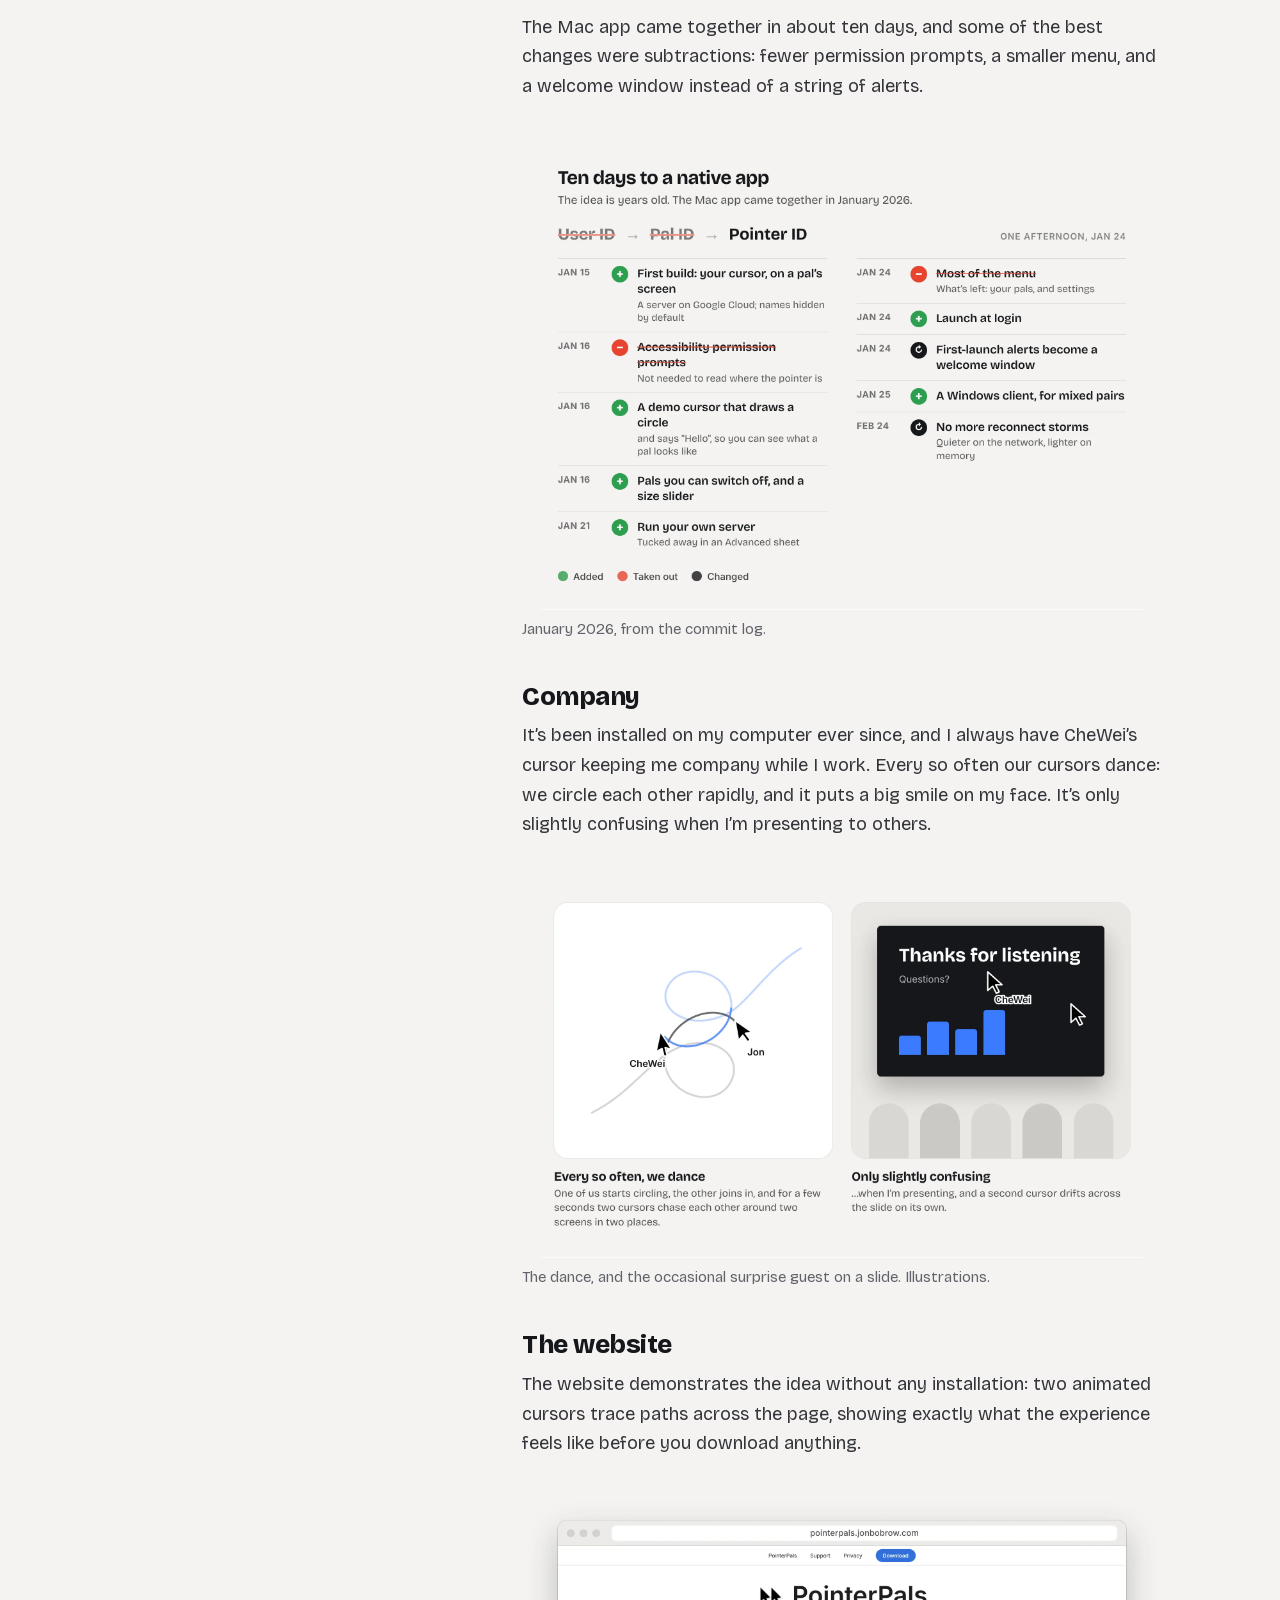
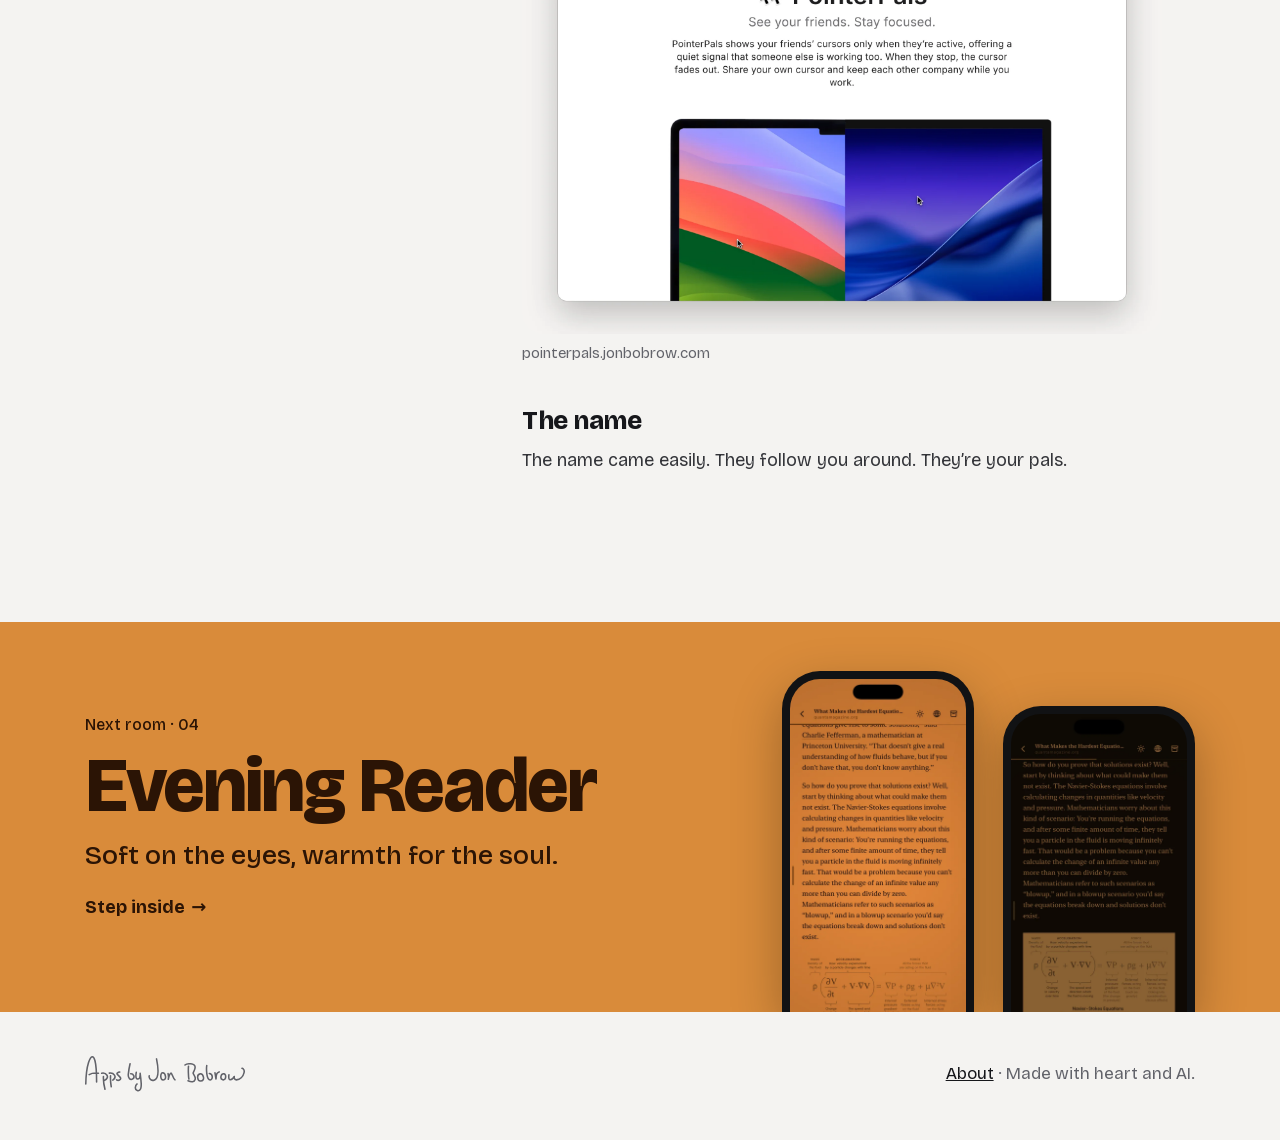
<file: pointerpals/index.html>
<!doctype html>
<html lang="en" data-page="app" data-app="pointerpals">
<head>
<meta charset="utf-8">
<meta name="viewport" content="width=device-width, initial-scale=1, viewport-fit=cover">
<title>PointerPals · Jon Bobrow</title>
<meta name="description" content="Your friends’ cursors show up on your screen while they work, and fade away when they go still. A little company, without the notifications.">
<meta property="og:title" content="PointerPals: See your friends. Stay focused.">
<meta property="og:description" content="Your friends’ cursors show up on your screen while they work, and fade away when they go still. A little company, without the notifications.">
<meta property="og:url" content="https://apps.jonbobrow.com/pointerpals/">
<meta property="og:image" content="https://apps.jonbobrow.com/assets/img/pointerpals/og.png">
<meta property="og:image:width" content="2400">
<meta property="og:image:height" content="1260">
<meta property="og:image:alt" content="PointerPals: See your friends. Stay focused. A MacBook and a desktop display side by side, each with a friend’s cursor on screen.">
<meta property="og:type" content="website">
<meta name="twitter:card" content="summary_large_image">
<link rel="icon" href="../assets/img/favicon.svg" type="image/svg+xml">
<link rel="apple-touch-icon" href="../assets/img/pointerpals/icon.png">
<link rel="stylesheet" href="../assets/css/fonts.css">
<link rel="stylesheet" href="../assets/css/site.css">
<link rel="expect" href="#hero-end" blocking="render">
<script src="../assets/js/head.js"></script>
<script src="../assets/js/site.js" defer></script>
</head>
<body data-app="pointerpals">
<a class="skip" href="#main">Skip to content</a>

<header class="hero" data-app="pointerpals">
  <span class="hero-bg" data-vt="room" style="view-transition-name: room-pointerpals"></span>
  <div class="site-head" data-vt="nav" style="view-transition-name: hero-nav">
    <a class="brand" href="../#pointerpals">← All apps</a>
    <nav aria-label="Site"><a href="../about/">About</a><a href="https://jonathanbobrow.com">Portfolio</a></nav>
  </div>
  <div class="hero-inner">
    <div class="hero-copy">
      <span class="meta" data-vt="meta" style="view-transition-name: meta-pointerpals">03 · Mac · On the Mac App Store</span>
      <h1 data-vt="title" style="view-transition-name: title-pointerpals">PointerPals</h1>
      <div class="hero-rest" data-vt="rest" style="view-transition-name: hero-rest">
        <p class="tagline">See your friends. Stay focused.</p>
        <p class="desc">Your friends’ cursors show up on your screen while they work, and fade away when they go still. A little company, without the notifications.</p>
        <div class="actions"><a class="btn btn-primary" href="https://apps.apple.com/us/app/pointerpals/id6757942335?mt=12"><svg viewBox="0 0 24 24" fill="none" stroke="currentColor" stroke-width="2.2" stroke-linecap="round" stroke-linejoin="round" aria-hidden="true"><path d="M12 3v12M7 10l5 5 5-5M5 21h14"/></svg>Mac App Store</a><a class="btn btn-ghost" href="https://pointerpals.jonbobrow.com">Visit website ↗</a></div>
      </div>
    </div>
    <div class="hero-media center"><img decoding="sync" class="splitscreen" data-vt="media" style="view-transition-name: media-pointerpals" src="../assets/img/pointerpals/splitscreen.webp" width="1100" height="834" alt="PointerPals on a MacBook and a Studio Display"></div>
  </div>
</header>
<span id="hero-end"></span>

<main id="main">
  <!-- Hidden for now: "See it in use" (video) and "The details" (features). Remove this comment wrapper to bring them back.
  <section class="section media-section" aria-labelledby="use">
    <div class="section-head"><h2 id="use">See it in use</h2></div>
    <div class="stage"><div class="slot " data-src="../assets/media/pointerpals/demo" data-exts="mp4,webm" data-kind="video" data-alt=""><div class="slot-ph"><span>Demo video: two Macs, cursors keeping each other company</span><code>assets/media/pointerpals/demo.mp4</code></div></div></div>
  </section>

  <section class="section" aria-labelledby="details">
    <div class="section-head"><h2 id="details">The details</h2></div>
    <div class="details"><figure class="card"><div class="slot card-media" data-src="../assets/media/pointerpals/closeup-1" data-exts="mp4,webm" data-kind="video" data-alt=""><div class="slot-ph"><span>Close-up loop, 4–8 s</span><code>assets/media/pointerpals/closeup-1.mp4</code></div></div><figcaption><h3>Share your cursor</h3><p>Your pointer’s position, live, with the friends you choose.</p></figcaption></figure><figure class="card"><div class="slot card-media" data-src="../assets/media/pointerpals/closeup-2" data-exts="mp4,webm" data-kind="video" data-alt=""><div class="slot-ph"><span>Close-up loop, 4–8 s</span><code>assets/media/pointerpals/closeup-2.mp4</code></div></div><figcaption><h3>Names on cursors</h3><p>See who’s who at a glance.</p></figcaption></figure><figure class="card"><div class="slot card-media" data-src="../assets/media/pointerpals/closeup-3" data-exts="mp4,webm" data-kind="video" data-alt=""><div class="slot-ph"><span>Close-up loop, 4–8 s</span><code>assets/media/pointerpals/closeup-3.mp4</code></div></div><figcaption><h3>Fades when idle</h3><p>A friend’s cursor fades out after a few seconds of stillness, and comes back when they move.</p></figcaption></figure><figure class="card"><div class="slot card-media" data-src="../assets/media/pointerpals/closeup-4" data-exts="mp4,webm" data-kind="video" data-alt=""><div class="slot-ph"><span>Close-up loop, 4–8 s</span><code>assets/media/pointerpals/closeup-4.mp4</code></div></div><figcaption><h3>Stays out of the way</h3><p>Cursors float above every window but never block a click. It lives in the menu bar.</p></figcaption></figure></div>
  </section>
  -->

  <section class="section draft" aria-labelledby="story">
    <div class="story">
      <div class="story-head"><h2 id="story">How it came together <span class="draft-tag">Draft</span></h2></div>
      <div class="prose">
<h3>From the Media Lab</h3>
<p>PointerPals started with CheWei of CW&amp;T while we were at the MIT Media Lab. Years later I came back to it, because I realized I could now make a really refined version of the idea as a native app.</p>
<h3>A quieter kind of presence</h3>
<p>Remote work flattened presence into a series of video calls and status dots. PointerPals is a quieter experiment: what if you could just see where your collaborators’ cursors were, right on your screen, without any meeting or notification?</p>
<p>The app renders remote cursors as a transparent, always-on-top overlay. They show up labeled with a name, move in real time at 30 frames per second, and fade after five seconds of inactivity. They don’t block anything. They don’t ask for attention. They’re just there, a peripheral signal that someone else is working too.</p>
<h3>How it works</h3>
<p>The architecture uses normalized coordinates so cursor positions translate correctly across different screen sizes. A WebSocket server running on Google Cloud handles the pub/sub layer. The macOS client is Swift and SwiftUI; a Windows client exists in C# and WPF for cross-platform pairs.</p>
<figure><div class="slot " data-src="../assets/media/pointerpals/process-1" data-exts="webp,jpg,png,gif" data-kind="image" data-alt="Two Macs with different screen sizes sharing a cursor position through a WebSocket server"><div class="slot-ph"><span>Process image</span><code>assets/media/pointerpals/process-1.webp</code></div></div><figcaption>A cursor travels as a fraction of the screen, so it lands in the same place on any display.</figcaption></figure>
<h3>Pals, both ways</h3>
<p>To add a pal, you swap Pointer IDs: copy yours, send it however you already talk, and paste theirs into Add a Pal. There are no accounts and no friend requests. While PointerPals is running, your cursor is shared with anyone who has your ID, so swapping IDs is what makes it mutual: you each see the other.</p>
<figure><div class="slot " data-src="../assets/media/pointerpals/process-5" data-exts="webp,jpg,png,gif" data-kind="image" data-alt="The welcome window with a Pointer ID, two people swapping IDs in Messages, and the Add a Pal window"><div class="slot-ph"><span>Process image</span><code>assets/media/pointerpals/process-5.webp</code></div></div><figcaption>Copy your ID, swap with a friend, and add each other.</figcaption></figure>
<p>A pal’s cursor is drawn at 75% of the size of your own, so you don’t get confused about which one is yours. You can turn pals down to 50% in Settings.</p>
<figure><div class="slot " data-src="../assets/media/pointerpals/process-6" data-exts="webp,jpg,png,gif" data-kind="image" data-alt="Your cursor at full size next to a pal’s smaller labeled cursor, and the Cursor Size slider at 75%"><div class="slot-ph"><span>Process image</span><code>assets/media/pointerpals/process-6.webp</code></div></div><figcaption>Your cursor, a pal’s at 75%, and the slider that sets it.</figcaption></figure>
<h3>Ten days in January</h3>
<p>The Mac app came together in about ten days, and some of the best changes were subtractions: fewer permission prompts, a smaller menu, and a welcome window instead of a string of alerts.</p>
<figure><div class="slot " data-src="../assets/media/pointerpals/process-3" data-exts="webp,jpg,png,gif" data-kind="image" data-alt="A timeline of the PointerPals Mac app in January 2026"><div class="slot-ph"><span>Process image</span><code>assets/media/pointerpals/process-3.webp</code></div></div><figcaption>January 2026, from the commit log.</figcaption></figure>
<h3>Company</h3>
<p>It’s been installed on my computer ever since, and I always have CheWei’s cursor keeping me company while I work. Every so often our cursors dance: we circle each other rapidly, and it puts a big smile on my face. It’s only slightly confusing when I’m presenting to others.</p>
<figure><div class="slot " data-src="../assets/media/pointerpals/process-2" data-exts="webp,jpg,png,gif" data-kind="image" data-alt="Two cursors circling each other, and a second cursor on a presentation slide"><div class="slot-ph"><span>Process image</span><code>assets/media/pointerpals/process-2.webp</code></div></div><figcaption>The dance, and the occasional surprise guest on a slide. Illustrations.</figcaption></figure>
<h3>The website</h3>
<p>The website demonstrates the idea without any installation: two animated cursors trace paths across the page, showing exactly what the experience feels like before you download anything.</p>
<figure><div class="slot " data-src="../assets/media/pointerpals/process-4" data-exts="webp,jpg,png,gif" data-kind="image" data-alt="The PointerPals website"><div class="slot-ph"><span>Process image</span><code>assets/media/pointerpals/process-4.webp</code></div></div><figcaption>pointerpals.jonbobrow.com</figcaption></figure>
<h3>The name</h3>
<p>The name came easily. They follow you around. They’re your pals.</p>
      </div>
    </div>
  </section>

  <nav class="next" aria-label="Next app">
<a class="room" data-app="evening-reader" href="../evening-reader/">
  <span class="room-bg" data-vt="room"></span>
  <span class="room-copy">
    <span class="meta" data-vt="meta">Next room · 04</span>
    <h2 data-vt="title">Evening Reader</h2>
    <span class="room-rest" data-vt="rest">
      <span class="tagline">Soft on the eyes, warmth for the soul.</span>
      <span class="cta">Step inside <span class="arr" aria-hidden="true">→</span></span>
    </span>
  </span>
  <span class="room-media"><span class="peek" data-vt="media"><img src="../assets/img/evening-reader/reader.webp" alt=""></span><span class="peek up hide-sm" data-vt="extra"><img src="../assets/img/evening-reader/night.webp" alt=""></span></span>
</a>
  </nav>
</main>

<footer class="site-foot">
  <!-- "Apps by Jon Bobrow" in Jon's hand, the same drawing as the About screen in each app -->
  <a class="sig-link" href="../" aria-label="Apps by Jon Bobrow"><svg viewBox="0 0 3072.11 681.93" fill="none" stroke="currentColor" stroke-width="30" stroke-linecap="round" stroke-linejoin="round" aria-hidden="true"><path d="M1594.93,335.11c0,17.82,19.8,77.22,3.96,110.89 M1373.16,55.92c29.7,142.57,55.95,373.41-47.52,407.9-71.28,23.76-100.98-51.48-93.06-83.16 M1491.97,321.25c-45.54-3.96-56.51,138.61,9.9,138.61,73.26,0,47.85-133.59-9.9-138.61Z M2210.74,343.03c-72.62,9.68-56.39,142.67,9.9,138.61,97.02-5.94,49.5-146.53-9.9-138.61Z M2670.94,343.13c-64.18-8.02-87.35,95.19-26.56,112.77,66.28,19.16,73.26-106.93,26.56-112.77Z M1598.89,445.99c19.8-85.14,41.58-116.83,55.44-116.83s37.62,108.91,73.26,128.71 M1919.67,172.74c47.52-45.54,186.13-25.74,194.05,33.66,7.92,59.4-39.6,97.02-37.62,122.77s56.36,69.3,38.54,120.79-66.26,57.42-137.55,25.74 M1986.99,198.48c-5.94,47.52-1.98,209.89,7.92,241.57 M2337.47,182.64c-7.92,55.44-9.84,280.18,67.32,277.21,51.48-1.98,57.42-116.83-17.82-122.77 M2575.08,305.41c-35.64,13.86-59.4,27.56-59.4,134.65,0,9.9-15.84-93.06-19.8-116.83 M2866.15,392.53s-9.9,67.32,39.6,65.34c69.28-2.77,130.89-59.33,148.51-138.61,15.84-71.28-39.6-83.16-39.6-83.16 M2763.19,360.85c-7.92,49.5-1.85,92.77,17.82,95.04,51.48,5.94,85.14-63.36,85.14-63.36 M15,537.47C23.66,136.35,107.34,18.04,136.2,15.15c28.86-2.89,86.57,31.74,86.57,484.8 M80.58,356.55c65.34-37.62,178.21-25.74,178.21-25.74 M320.17,330.81c81.18-15.84,176.23,73.26,47.52,142.57 M466.7,328.83c81.18-15.84,160.39,71.28,67.32,134.65 M353.83,396.15c-5.94,104.95,29.7,241.57,29.7,241.57 M490.46,378.33c-5.94,104.95,13.86,211.87,13.86,211.87 M865.25,148.98c-11.88,49.5-26.16,130.64-33.66,199.99-7.92,73.26,38.68,123.77,86.2,90.1s12.8-101.98-40.66-98.06 M999.9,537.08c-35.64,27.72-53.4,109.67,2.96,126.69,69.81,21.08,80.2-67.28,76.24-138.57s-19.8-194.05-19.8-194.05 M1059.3,331.15c1.98,75.24-9.9,118.81-51.48,110.89s-31.68-85.14-23.76-128.71 M667.65,308.05c-45.54,7.92-55.44,17.82-53.46,33.66s61.38,49.5,69.3,81.18c7.92,31.68-39.6,61.38-77.22,33.66"/></svg></a>
  <p><a href="../about/">About</a> · Made with heart and AI.</p>
</footer>
</body>
</html>
</file>
<file: assets/css/fonts.css>
/* Bricolage Grotesque (SIL Open Font License 1.1), latin subset, variable weight 200–800 and optical size.
   Inlined so the font is ready on the very first paint: no fallback-font flicker during page transitions. */
@font-face {
  font-family: "Bricolage Grotesque";
  font-style: normal;
  font-weight: 200 800;
  font-stretch: 100%;
  font-display: block;
  src: url([data-uri]) format("woff2");
  unicode-range: U+0000-00FF, U+0131, U+0152-0153, U+02BB-02BC, U+02C6, U+02DA, U+02DC, U+0304, U+0308, U+0329, U+2000-206F, U+20AC, U+2122, U+2191, U+2193, U+2212, U+2215, U+FEFF, U+FFFD;
}
</file>
<file: assets/css/site.css>
/* apps.jonbobrow.com — one stylesheet for every page. */

@view-transition { navigation: auto; }

:root {
  --paper: #F4F3F1;
  --ink: #16171B;
  --muted: #62636A;
  --gutter: clamp(20px, 6.67vw, 96px);
  --ease: cubic-bezier(.65, 0, .35, 1);
  --spring: cubic-bezier(.2, .9, .25, 1);
}

*, *::before, *::after { box-sizing: border-box; }
html { -webkit-text-size-adjust: 100%; }
body {
  margin: 0;
  background: var(--paper);
  color: var(--ink);
  font-family: "Bricolage Grotesque", ui-sans-serif, system-ui, sans-serif;
  font-optical-sizing: auto;
  -webkit-font-smoothing: antialiased;
}
img, video { display: block; max-width: 100%; }
a { color: inherit; }
:focus-visible { outline: 3px solid currentColor; outline-offset: 4px; border-radius: 8px; }
.skip { position: absolute; left: -999px; top: 8px; background: var(--ink); color: #fff; padding: 10px 16px; border-radius: 10px; z-index: 10; }
.skip:focus { left: 8px; }

/* ─── App themes ─── */
[data-app="now-departing"]  { --bg: #000000; --fg: #FFFFFF; --meta: #06E676; --btn-bg: #06E676; --btn-fg: #000000; }
[data-app="cookbo"]         { --bg: #FFC61A; --fg: #2A1B24; --meta: rgba(42, 27, 36, .8); --btn-bg: #2A1B24; --btn-fg: #FFC61A; }
[data-app="pointerpals"]    { --bg: #FFFFFF; --fg: #16171B; --meta: #62636A; --btn-bg: #16171B; --btn-fg: #FFFFFF; }
[data-app="evening-reader"] { --bg: #D98B3A; --fg: #2B1405; --meta: #2B1405; --btn-bg: #2B1405; --btn-fg: #F3B566; }
[data-app="audio-bubble"]   { --bg: #2B1B4A; --fg: #FFFFFF; --meta: rgba(255, 255, 255, .78); --btn-bg: #FFFFFF; --btn-fg: #2B1B4A; }
[data-app="nyc-parking"]    { --bg: #D6363B; --fg: #FFFFFF; --meta: rgba(255, 255, 255, .9); --btn-bg: #FFFFFF; --btn-fg: #B3232A; }

/* ─── Header / footer ─── */
.site-head {
  display: flex; justify-content: space-between; align-items: center;
  min-height: 44px; padding: 28px var(--gutter) 0;
  font-size: 17px; font-weight: 500;
}
.brand { font-weight: 800; font-size: 19px; text-decoration: none; }
.site-head nav { display: flex; gap: 28px; }
.site-head a { text-decoration: none; }
.site-head a:hover { opacity: .7; }

.site-foot {
  display: flex; flex-wrap: wrap; gap: 12px 32px; justify-content: space-between; align-items: center;
  padding: 44px var(--gutter) 48px; font-size: 17px;
}
.site-foot .sig-link { display: block; color: var(--muted); transition: color .15s; }
.site-foot .sig-link:hover { color: var(--ink); }
.site-foot .sig-link svg { display: block; width: 160px; height: auto; }

/* "Also made": a quiet line under the rooms for things that aren't apps */
.also {
  margin: 0; padding: clamp(40px, 5vw, 64px) var(--gutter) 0;
  max-width: calc(36em + 2 * var(--gutter));
  font-size: clamp(17px, 1.4vw, 19px); line-height: 1.55; color: var(--muted);
}
.also-label { display: block; margin-bottom: 6px; font-size: 15px; font-weight: 600; color: var(--ink); }
.also a { color: var(--ink); font-weight: 600; text-decoration-thickness: 1.5px; text-underline-offset: 3px; }
.also a:hover { opacity: .7; }
.site-foot p { margin: 0; color: var(--muted); }

/* ─── Intro ─── */
.intro { padding: clamp(56px, 8vw, 104px) var(--gutter) clamp(72px, 8vw, 112px); }
.intro h1 {
  margin: 0; max-width: 10em;
  font-size: clamp(52px, 8.2vw, 124px); line-height: .95; font-weight: 800; letter-spacing: -.032em;
}
.intro p {
  margin: clamp(28px, 4vw, 56px) 0 0; max-width: 35em;
  font-size: clamp(21px, 2.25vw, 32px); line-height: 1.55; font-weight: 500; letter-spacing: -.012em; color: #2A2B30;
}

/* Words in the intro that nod to each app */
.kw { position: relative; display: inline-block; text-decoration: none; white-space: nowrap; isolation: isolate; }
.glyph { display: inline-block; vertical-align: -.14em; margin-left: .18em; transition: transform .4s cubic-bezier(.3, 1.6, .5, 1); }
.glyph svg { display: block; overflow: visible; }

.kw-train .lamp { width: .62em; height: .94em; animation: glow 2.6s ease-in-out infinite; }
@keyframes glow { 0%, 100% { filter: drop-shadow(0 0 0 rgba(6, 230, 118, 0)); } 50% { filter: drop-shadow(0 0 5px rgba(6, 230, 118, .95)); } }
.kw-train .pill {
  position: absolute; right: -.3em; bottom: 100%;
  padding: 3px 9px; border-radius: 9px; background: #000; color: #06E676;
  font-size: 15px; font-weight: 700; letter-spacing: .02em;
  opacity: 0; transform: translateY(8px); pointer-events: none;
  transition: opacity .25s, transform .35s cubic-bezier(.3, 1.6, .5, 1);
}
.kw-train:hover .pill, .kw-train:focus-visible .pill { opacity: 1; transform: translateY(-2px); }
.kw-train:hover .glyph { transform: translateY(-3px); }

.kw-recipes .hl {
  position: absolute; left: -.15em; right: -.15em; bottom: .1em; height: .42em; z-index: -1;
  background: #FFC61A; border-radius: .2em; transform: rotate(-1.5deg);
  transition: height .35s cubic-bezier(.3, 1.4, .5, 1), transform .35s;
}
.kw-recipes:hover .hl, .kw-recipes:focus-visible .hl { height: 1.1em; transform: rotate(0); }

.kw-friends .glyph { position: relative; width: .95em; height: .8em; }
.kw-friends svg { position: absolute; width: .56em; height: .7em; }
.kw-friends .cur { left: 0; top: 0; animation: drift 3.2s ease-in-out infinite; }
.kw-friends .cur2 { left: .38em; top: .14em; opacity: 0; transform: translate(.5em, .38em); transition: opacity .3s, transform .5s cubic-bezier(.3, 1.4, .5, 1); }
.kw-friends:hover .cur2, .kw-friends:focus-visible .cur2 { opacity: 1; transform: none; }
@keyframes drift { 0%, 100% { transform: translate(0, 0); } 50% { transform: translate(3px, -3px); } }

.kw-evening { padding: 0 .26em; border-radius: .32em; background: #F6DDB8; color: #7A4518; transition: background .6s, color .6s; }
.kw-evening:hover, .kw-evening:focus-visible { background: #2B1405; color: #F3B566; }

.kw-loud .w { transition: letter-spacing .35s; }
.kw-loud svg { width: .94em; height: .75em; }
.kw-loud .bub { transform-box: fill-box; transform-origin: center; transition: transform .4s cubic-bezier(.3, 1.8, .5, 1); }
.kw-loud:hover .w, .kw-loud:focus-visible .w { letter-spacing: .09em; }
.kw-loud:hover .b1, .kw-loud:focus-visible .b1 { transform: scale(1.35) translate(-1px, -1px); }
.kw-loud:hover .b2, .kw-loud:focus-visible .b2 { transform: scale(1.55) translate(2px, 1px); }

.kw-park .glyph { vertical-align: -.05em; }
.kw-park svg { width: .7em; height: .94em; transform-origin: 50% 0; transform: rotate(-8deg); }
.kw-park:hover svg, .kw-park:focus-visible svg { animation: swing 1.1s ease-in-out; }
@keyframes swing { 0% { transform: rotate(-8deg); } 25% { transform: rotate(16deg); } 50% { transform: rotate(-12deg); } 75% { transform: rotate(6deg); } 100% { transform: rotate(-8deg); } }

/* ─── Rooms (one band per app) ─── */
.room {
  position: relative; isolation: isolate; overflow: hidden;
  display: grid; grid-template-columns: minmax(0, 1.1fr) minmax(0, .9fr); align-items: center; column-gap: clamp(24px, 2.8vw, 40px);
  min-height: clamp(360px, 30.5vw, 440px); padding: 0 var(--gutter);
  color: var(--fg); text-decoration: none;
}
.room-anchor { display: block; height: 0; scroll-margin-top: 24px; }
.room-bg { position: absolute; inset: 0; z-index: -1; background: var(--bg); }
.room-copy { display: flex; flex-direction: column; gap: 14px; padding: 56px 0; min-width: 0; container-type: inline-size; }
.room-rest { display: flex; flex-direction: column; gap: 14px; }
.meta { width: fit-content; font-size: 16px; font-weight: 500; color: var(--meta); }
.room h2, .hero h1 { margin: 0; width: fit-content; max-width: 100%; white-space: nowrap; font-weight: 800; letter-spacing: -.03em; line-height: 1; }
.room h2 { font-size: clamp(34px, 13cqi, 88px); }
.tagline { margin: 0; font-size: clamp(21px, 2.1vw, 30px); font-weight: 500; line-height: 1.25; max-width: 22em; }
.cta { margin-top: 10px; font-size: 18px; font-weight: 700; display: inline-flex; gap: .35em; }
.cta .arr { display: inline-block; transition: transform .3s var(--spring); }
.room:hover .cta .arr, .room:focus-visible .cta .arr { transform: translateX(6px); }
.room:focus-visible { outline-offset: -6px; }

.room-media { align-self: stretch; display: flex; align-items: center; justify-content: flex-end; gap: clamp(16px, 2.2vw, 32px); min-width: 0; }
.room-media .low { align-self: flex-end; }

/* A phone screenshot rising from the bottom edge */
.peek {
  flex: 0 0 auto; align-self: flex-end;
  width: clamp(150px, 15vw, 216px); aspect-ratio: 9 / 16; padding: 8px 8px 0;
  border-radius: 38px 38px 0 0; background: #111214;
  box-shadow: 0 18px 50px rgba(0, 0, 0, .28);
}
.peek img { width: 100%; height: 100%; object-fit: cover; object-position: top; border-radius: 30px 30px 0 0; }
.peek.up { aspect-ratio: auto; height: clamp(250px, 23.9vw, 344px); }

.globe { width: auto; height: clamp(250px, 26.4vw, 380px); animation: bigglow 3.2s ease-in-out infinite; }
@keyframes bigglow { 0%, 100% { filter: drop-shadow(0 -6px 24px rgba(6, 230, 118, .25)); } 50% { filter: drop-shadow(0 -6px 48px rgba(6, 230, 118, .55)); } }
.watch { height: clamp(180px, 20vw, 290px); width: auto; }
.app-icon { width: clamp(88px, 10.4vw, 150px); height: clamp(88px, 10.4vw, 150px); border-radius: 23%; box-shadow: 0 18px 40px rgba(0, 0, 0, .22); }
.tilt-l { transform: rotate(-5deg); }
.tilt-r { transform: rotate(4deg); }
.splitscreen { width: min(480px, 100%); height: auto; }
.bubbles { position: relative; flex: 0 0 auto; width: clamp(170px, 17.4vw, 250px); height: 100%; }
.bubbles span { position: absolute; border-radius: 50%; }
.bubbles .b1 { width: 92%; aspect-ratio: 1; left: 0; top: 16%; background: #45A6F7; }
.bubbles .b2 { width: 68%; aspect-ratio: 1; left: 44%; top: 41%; background: #F27A8A; mix-blend-mode: screen; opacity: .92; }

/* Cookbo's produce, dropped in like on cookbo.app */
.produce { display: inline-flex; align-items: baseline; margin-left: .2em; }
.produce .drop { display: inline-block; transform-origin: 50% 100%; transform: rotate(var(--rest)); }
.produce .drop + .drop { margin-left: -.05em; }
.produce svg { display: block; height: .7em; width: auto; overflow: visible; transform-origin: 50% 100%; }
.produce[data-drop] .drop { opacity: 0; }
.produce[data-drop].go .drop { animation: drop .95s var(--delay) both; }
.produce[data-drop].landed .drop { opacity: 1; animation: none; }
.room:hover .produce svg:hover, .hero .produce svg:hover { animation: rock .8s cubic-bezier(.3, .6, .4, 1); }
@keyframes drop {
  0% { opacity: 0; transform: translateY(-260px) rotate(var(--spin)); animation-timing-function: cubic-bezier(.5, 0, 1, .55); }
  6% { opacity: 1; }
  52% { transform: translateY(0) rotate(calc(var(--rest) * .5)) scale(1.1, .8); animation-timing-function: cubic-bezier(.2, .7, .4, 1); }
  68% { transform: translateY(-14%) rotate(calc(var(--rest) * 1.4)) scale(.96, 1.05); animation-timing-function: cubic-bezier(.5, 0, 1, .6); }
  82% { transform: translateY(0) rotate(var(--rest)) scale(1.04, .95); animation-timing-function: ease-out; }
  100% { opacity: 1; transform: translateY(0) rotate(var(--rest)); }
}
@keyframes rock { 0% { transform: rotate(0); } 18% { transform: rotate(9deg); } 38% { transform: rotate(-7deg); } 58% { transform: rotate(4deg); } 78% { transform: rotate(-1.5deg); } 100% { transform: rotate(0); } }

/* ─── App page ─── */
.hero { position: relative; isolation: isolate; overflow: hidden; color: var(--fg); min-height: min(800px, 100svh); display: flex; flex-direction: column; }
.hero-bg { position: absolute; inset: 0; z-index: -1; background: var(--bg); }
.hero .site-head { color: var(--fg); }
.hero-inner { flex: 1; display: grid; grid-template-columns: minmax(0, 1fr) auto; column-gap: clamp(32px, 6vw, 80px); padding: 0 var(--gutter); align-items: center; }
.hero-copy { display: flex; flex-direction: column; gap: 18px; padding: 48px 0 80px; min-width: 0; container-type: inline-size; }
.hero-rest { display: flex; flex-direction: column; gap: 18px; }
.hero h1 { font-size: clamp(34px, 13cqi, 124px); }
.hero .tagline { font-size: clamp(22px, 2.4vw, 34px); }
.desc { margin: 0; max-width: 32em; font-size: clamp(17px, 1.4vw, 20px); line-height: 1.55; }
.actions { display: flex; flex-wrap: wrap; gap: 12px; margin-top: 10px; }
.btn { display: inline-flex; align-items: center; gap: 10px; min-height: 54px; padding: 0 26px; border-radius: 27px; font-size: 17px; font-weight: 700; text-decoration: none; transition: transform .2s var(--spring); }
.btn:hover { transform: translateY(-2px); }
.btn-primary { background: var(--btn-bg); color: var(--btn-fg); }
.btn-ghost { box-shadow: inset 0 0 0 2px currentColor; }
.btn svg { width: 18px; height: 18px; }
.soon { display: inline-flex; align-items: center; min-height: 54px; padding: 0 26px; border-radius: 27px; font-size: 17px; font-weight: 700; background: rgba(255, 255, 255, .14); }

.hero-media { align-self: end; display: flex; align-items: flex-end; gap: 28px; }
.hero-media.center { align-self: center; padding-bottom: 40px; }
.hero .peek { width: clamp(220px, 22.2vw, 320px); padding: 12px 12px 0; border-radius: 56px 56px 0 0; }
.hero .peek img { border-radius: 44px 44px 0 0; }
.hero .globe { height: clamp(340px, 41.7vw, 600px); }
.hero .splitscreen { width: min(620px, 44vw); }

.section { padding: clamp(80px, 9vw, 120px) var(--gutter) 0; }
.section-head { display: flex; flex-wrap: wrap; justify-content: space-between; align-items: baseline; gap: 12px; margin-bottom: 28px; }
.section h2 { margin: 0; font-size: clamp(40px, 4.5vw, 64px); line-height: 1; font-weight: 800; letter-spacing: -.028em; }
.section-note { font-size: 17px; color: var(--muted); }

.gallery {
  display: flex; gap: 20px; overflow-x: auto; scroll-snap-type: x mandatory;
  margin: 0 calc(var(--gutter) * -1); padding: 4px var(--gutter) 16px; scroll-padding-inline: var(--gutter);
  scrollbar-width: thin;
}
.shot { flex: 0 0 auto; width: clamp(210px, 22vw, 300px); aspect-ratio: 1320 / 2868; scroll-snap-align: start; border-radius: 34px; overflow: hidden; background: #111214; margin: 0; }
.shot img, .shot video { width: 100%; height: 100%; object-fit: cover; }
.stage { border-radius: 40px; background: var(--stage, #111214); display: grid; place-items: center; padding: clamp(28px, 5vw, 64px); }
.stage video, .stage img { max-height: 520px; width: auto; }

.details { display: grid; grid-template-columns: repeat(auto-fit, minmax(min(100%, 200px), 1fr)); gap: clamp(16px, 2vw, 24px); }
.card { margin: 0; background: #FFFFFF; border-radius: 30px; overflow: hidden; display: flex; flex-direction: column; }
.card img { width: 100%; height: 340px; object-fit: cover; object-position: var(--pos, top); background: #111214; }
.card figcaption { padding: 22px 26px 28px; display: flex; flex-direction: column; gap: 6px; }
.card h3 { margin: 0; font-size: 23px; font-weight: 700; letter-spacing: -.01em; }
.card p { margin: 0; font-size: 17px; line-height: 1.5; color: #4A4B51; }

.story { display: grid; grid-template-columns: minmax(0, 360px) minmax(0, 1fr); gap: clamp(32px, 6vw, 80px); }
.story ol { margin: 0; padding: 0; list-style: none; display: flex; flex-direction: column; gap: 40px; }
.story li { display: grid; grid-template-columns: 48px minmax(0, 1fr); gap: 20px; }
.story .num { width: 44px; height: 44px; border-radius: 22px; display: grid; place-items: center; background: var(--bg); color: var(--fg); font-weight: 800; font-size: 19px; }
[data-app="pointerpals"] .story .num { box-shadow: inset 0 0 0 2px var(--fg); }
.story h3 { margin: 0 0 6px; font-size: 26px; font-weight: 800; letter-spacing: -.02em; }
.story p { margin: 0; font-size: 19px; line-height: 1.6; color: #3A3B40; max-width: 36em; }
.story .when { display: block; margin-bottom: 4px; font-size: 15px; font-weight: 500; color: var(--muted); }

/* Drafts only show with ?draft in the URL */
html:not(.show-drafts) .draft { display: none; }
.draft-tag { display: inline-block; margin-left: 12px; padding: 4px 10px; border-radius: 8px; background: #FFE7A3; color: #5A4300; font-size: 14px; font-weight: 700; letter-spacing: 0; vertical-align: middle; }

.next { margin-top: clamp(96px, 10vw, 140px); }


/* ─── Placeholders (“slots”) ───
   A slot looks for a file at data-src + one of data-exts. If it exists, it shows it.
   If not, it shows a dashed placeholder with the expected path — only while drafts are visible. */
.slot { position: relative; border-radius: inherit; }
.slot-ph {
  display: flex; flex-direction: column; align-items: center; justify-content: center; gap: 10px;
  min-height: 260px; height: 100%; padding: 24px; text-align: center;
  border: 2px dashed rgba(22, 23, 27, .22); border-radius: inherit;
  background: rgba(255, 255, 255, .55); color: #4A4B51; font-size: 17px; font-weight: 500;
}
.slot-ph code { font: 500 13px/1.4 ui-monospace, SFMono-Regular, Menlo, monospace; background: rgba(22, 23, 27, .07); color: #3A3B40; padding: 4px 8px; border-radius: 6px; word-break: break-all; }
.slot-ph.badge { position: absolute; left: 12px; right: 12px; bottom: 12px; min-height: 0; height: auto; gap: 4px; padding: 10px 12px; border: 0; border-radius: 14px; background: rgba(255, 255, 255, .94); font-size: 14px; box-shadow: 0 4px 16px rgba(0, 0, 0, .18); }
.slot > img, .slot > video, .slot-fallback img { display: block; width: 100%; height: 100%; object-fit: cover; }
.slot-fallback { height: 100%; }
html:not(.show-drafts) .slot-ph.badge,
html:not(.show-drafts) .slot:not(.loaded):not(.has-fallback) { display: none; }
html:not(.show-drafts) figure:has(> .slot:not(.loaded):not(.has-fallback)) { display: none; }   /* no caption without its picture */
html:not(.show-drafts) .media-section:not(:has(.loaded, .shot, .stage > video)) { display: none; }

.stage .slot { width: min(420px, 100%); border-radius: 30px; overflow: hidden; }
.stage .slot > video, .stage .slot > img { height: auto; max-height: 560px; object-fit: contain; }
.stage .slot-ph { min-height: 480px; background: transparent; border-color: rgba(255, 255, 255, .3); color: rgba(255, 255, 255, .85); }
.stage .slot-ph code { background: rgba(255, 255, 255, .12); color: #FFFFFF; }
.stage + .gallery { margin-top: 28px; }

.card .card-media { height: 340px; border-radius: 0; background: #EDECE8; }
.card .card-media > img, .card .card-media > video, .card .slot-fallback img { object-position: center 38%; }
.card .card-media .slot-ph:not(.badge) { border-radius: 0; border-width: 0 0 2px; min-height: 100%; background: #EDECE8; }

.prose { max-width: 40em; }
.prose > :first-child, .prose > .draft:first-child > :first-child { margin-top: 0; }
.prose h3 { margin: 44px 0 10px; font-size: clamp(24px, 2vw, 28px); font-weight: 800; letter-spacing: -.02em; line-height: 1.15; }
.prose p { margin: 0 0 18px; font-size: clamp(18px, 1.4vw, 20px); line-height: 1.65; color: #34353A; }
.prose a { text-decoration-thickness: 1.5px; text-underline-offset: 3px; }
.prose figure { margin: 32px 0; }
.prose figure .slot { border-radius: 22px; overflow: hidden; }
.prose figure .slot > img, .prose figure .slot > video { height: auto; }
.prose figure .slot-ph { min-height: 300px; }
.prose figcaption { margin-top: 10px; font-size: 15px; color: var(--muted); }
.quote { margin: 28px 0; padding: 24px 28px; border-radius: 22px; background: #FFFFFF; }
.quote p { margin: 0 0 12px; font-size: 20px; line-height: 1.5; color: var(--ink); }
.quote a { font-size: 15px; color: var(--muted); text-decoration: none; }
.story { align-items: start; }
.story-head { position: sticky; top: 32px; }

/* ─── About ─── */
.site-head nav a[aria-current="page"] { text-decoration: underline; text-underline-offset: 6px; text-decoration-thickness: 2px; }
.about-hero { display: grid; grid-template-columns: minmax(0, 1fr) minmax(0, 380px); gap: clamp(32px, 6vw, 96px); align-items: end; padding: clamp(56px, 8vw, 104px) var(--gutter) 0; }
.about-intro h1 { margin: 0; font-size: clamp(56px, 9vw, 136px); line-height: .92; font-weight: 800; letter-spacing: -.032em; }
.lede { margin: clamp(24px, 3vw, 40px) 0 0; max-width: 22em; font-size: clamp(24px, 2.6vw, 38px); line-height: 1.3; font-weight: 500; letter-spacing: -.012em; }
.portrait { aspect-ratio: 4 / 5; border-radius: 36px; overflow: hidden; }
.portrait .slot-ph { min-height: 100%; }
.portrait > video { display: block; width: 100%; height: 100%; object-fit: cover; background: #D9D4CC; }
.room-chips { display: grid; grid-template-columns: repeat(auto-fill, minmax(280px, 1fr)); gap: 16px; }
.chip { display: flex; align-items: center; gap: 16px; padding: 16px 20px 16px 16px; border-radius: 24px; background: var(--bg); color: var(--fg); text-decoration: none; transition: transform .25s var(--spring); }
[data-app="pointerpals"].chip { box-shadow: inset 0 0 0 1.5px rgba(22, 23, 27, .12); }
.chip:hover { transform: translateY(-3px); }
.chip img { width: 64px; height: 64px; border-radius: 15px; flex-shrink: 0; }
.chip > span { display: flex; flex-direction: column; gap: 2px; }
.chip strong { font-size: 20px; font-weight: 800; letter-spacing: -.01em; }
.chip span span { font-size: 15px; opacity: .85; }
.links { list-style: none; margin: 0; padding: 0; display: flex; flex-wrap: wrap; gap: 12px; }
.links a { display: inline-flex; align-items: center; min-height: 52px; padding: 0 24px; border-radius: 26px; background: #FFFFFF; font-size: 18px; font-weight: 700; text-decoration: none; transition: transform .2s var(--spring); }
.links a:hover { transform: translateY(-2px); }
.site-foot p a { color: var(--ink); }
[data-page="about"] main { padding-bottom: 40px; }

/* ─── Small screens ─── */
/* Tablets: keep two columns, show just the main picture in each room */
@media (max-width: 900px) {
  .room-media .hide-sm { display: none; }
  .story { grid-template-columns: minmax(0, 1fr); }
  .story-head { position: static; }
  .about-hero { grid-template-columns: minmax(0, 1fr); align-items: start; }
  .portrait { max-width: 360px; }
}

/* Phones: stack */
@media (max-width: 640px) {
  .room { grid-template-columns: minmax(0, 1fr); min-height: 0; }
  .room-copy { padding: 56px 0 0; }
  .room-media { justify-content: center; padding-top: 36px; min-height: 300px; align-items: flex-end; gap: 20px; }
  .peek { width: 168px; padding: 6px 6px 0; border-radius: 30px 30px 0 0; }
  .peek img { border-radius: 23px 23px 0 0; }
  .globe { height: 250px; }
  .app-icon { width: 110px; height: 110px; align-self: center; }
  .splitscreen { padding-bottom: 40px; align-self: center; }

  .hero { min-height: 0; }
  .hero-inner { grid-template-columns: minmax(0, 1fr); }
  .hero-copy { padding: 40px 0 36px; }
  .hero-media { justify-self: center; }
  .hero-media.center { padding-bottom: 48px; }
  .hero .peek { width: 230px; padding: 9px 9px 0; border-radius: 40px 40px 0 0; }
  .hero .peek img { border-radius: 32px 32px 0 0; }
  .hero .globe { height: 400px; }
  .hero .splitscreen { width: 100%; }
  .site-head nav { gap: 18px; }
}

/* ─── Room expands: the page transition ───
   The clicked room's color, meta line, title and main picture travel together as one piece.
   Each piece is drawn from a single snapshot (never two cross-faded), so nothing ghosts or blurs:
   opening uses the new, larger page; going back keeps the old, larger one.
   The old page stays still underneath while the new one settles in on top of it.
   All timing scales with --vt-slow: add ?slowmo to any URL to watch it 10× slower (?slowmo=0 turns it off). */
:root {
  --vt-slow: 1;
  --vt-move: calc(720ms * var(--vt-slow));
  --vt-ease: cubic-bezier(.55, 0, .1, 1);
  --vt-settle: cubic-bezier(.16, 1, .3, 1);
}
[data-vt="room"] { view-transition-class: room; }
[data-vt="meta"], [data-vt="title"], [data-vt="media"] { view-transition-class: morph; }
[data-vt="rest"], [data-vt="extra"], [data-vt="nav"] { view-transition-class: aside; }

::view-transition-group(*) { animation-duration: var(--vt-move); animation-timing-function: var(--vt-ease); }
::view-transition-old(*), ::view-transition-new(*) { mix-blend-mode: normal; }

/* The pages around the room */
::view-transition-old(root) { animation: calc(360ms * var(--vt-slow)) ease-in calc(360ms * var(--vt-slow)) both vt-fade-out; }
::view-transition-new(root) { animation: calc(460ms * var(--vt-slow)) var(--vt-settle) calc(260ms * var(--vt-slow)) both vt-page-in; }
html:active-view-transition-type(to-home)::view-transition-old(root) { animation: calc(400ms * var(--vt-slow)) ease-out calc(80ms * var(--vt-slow)) both vt-fade-out; }
html:active-view-transition-type(to-home)::view-transition-new(root) { animation: calc(420ms * var(--vt-slow)) ease-out both vt-fade-in; }

/* The room itself: one crisp picture per piece */
::view-transition-old(.room), ::view-transition-new(.room),
::view-transition-old(.morph), ::view-transition-new(.morph) { animation: none; opacity: 1; }
::view-transition-old(.room), ::view-transition-old(.morph) { opacity: 0; }
::view-transition-old(.room), ::view-transition-new(.room) { height: 100%; object-fit: fill; } /* a flat color: it always fills the room exactly */
html:active-view-transition-type(to-home)::view-transition-old(.morph) { opacity: 1; }
html:active-view-transition-type(to-home)::view-transition-new(.morph) { opacity: 0; }

/* Pieces that live on only one side: the old ones step aside quickly, the new ones arrive as the room settles */
::view-transition-old(*):only-child { opacity: 1; animation: calc(180ms * var(--vt-slow)) ease-out both vt-fade-out; }
::view-transition-new(*):only-child { opacity: 1; animation: calc(380ms * var(--vt-slow)) var(--vt-settle) calc(420ms * var(--vt-slow)) both vt-rise-in; }
html:active-view-transition-type(to-home)::view-transition-new(*):only-child { opacity: 1; animation-delay: calc(480ms * var(--vt-slow)); }

@keyframes vt-fade-out { to { opacity: 0; } }
@keyframes vt-fade-in { from { opacity: 0; } }
@keyframes vt-page-in { from { opacity: 0; transform: translateY(40px); } }
@keyframes vt-rise-in { from { opacity: 0; transform: translateY(12px); } }

@media (prefers-reduced-motion: reduce) {
  @view-transition { navigation: none; }
  html { scroll-behavior: auto; }
  .kw-train .lamp, .kw-friends .cur, .globe { animation: none; }
  .kw-park:hover svg, .produce svg:hover { animation: none; }
  .produce[data-drop] .drop { opacity: 1; animation: none !important; }
}
</file>
